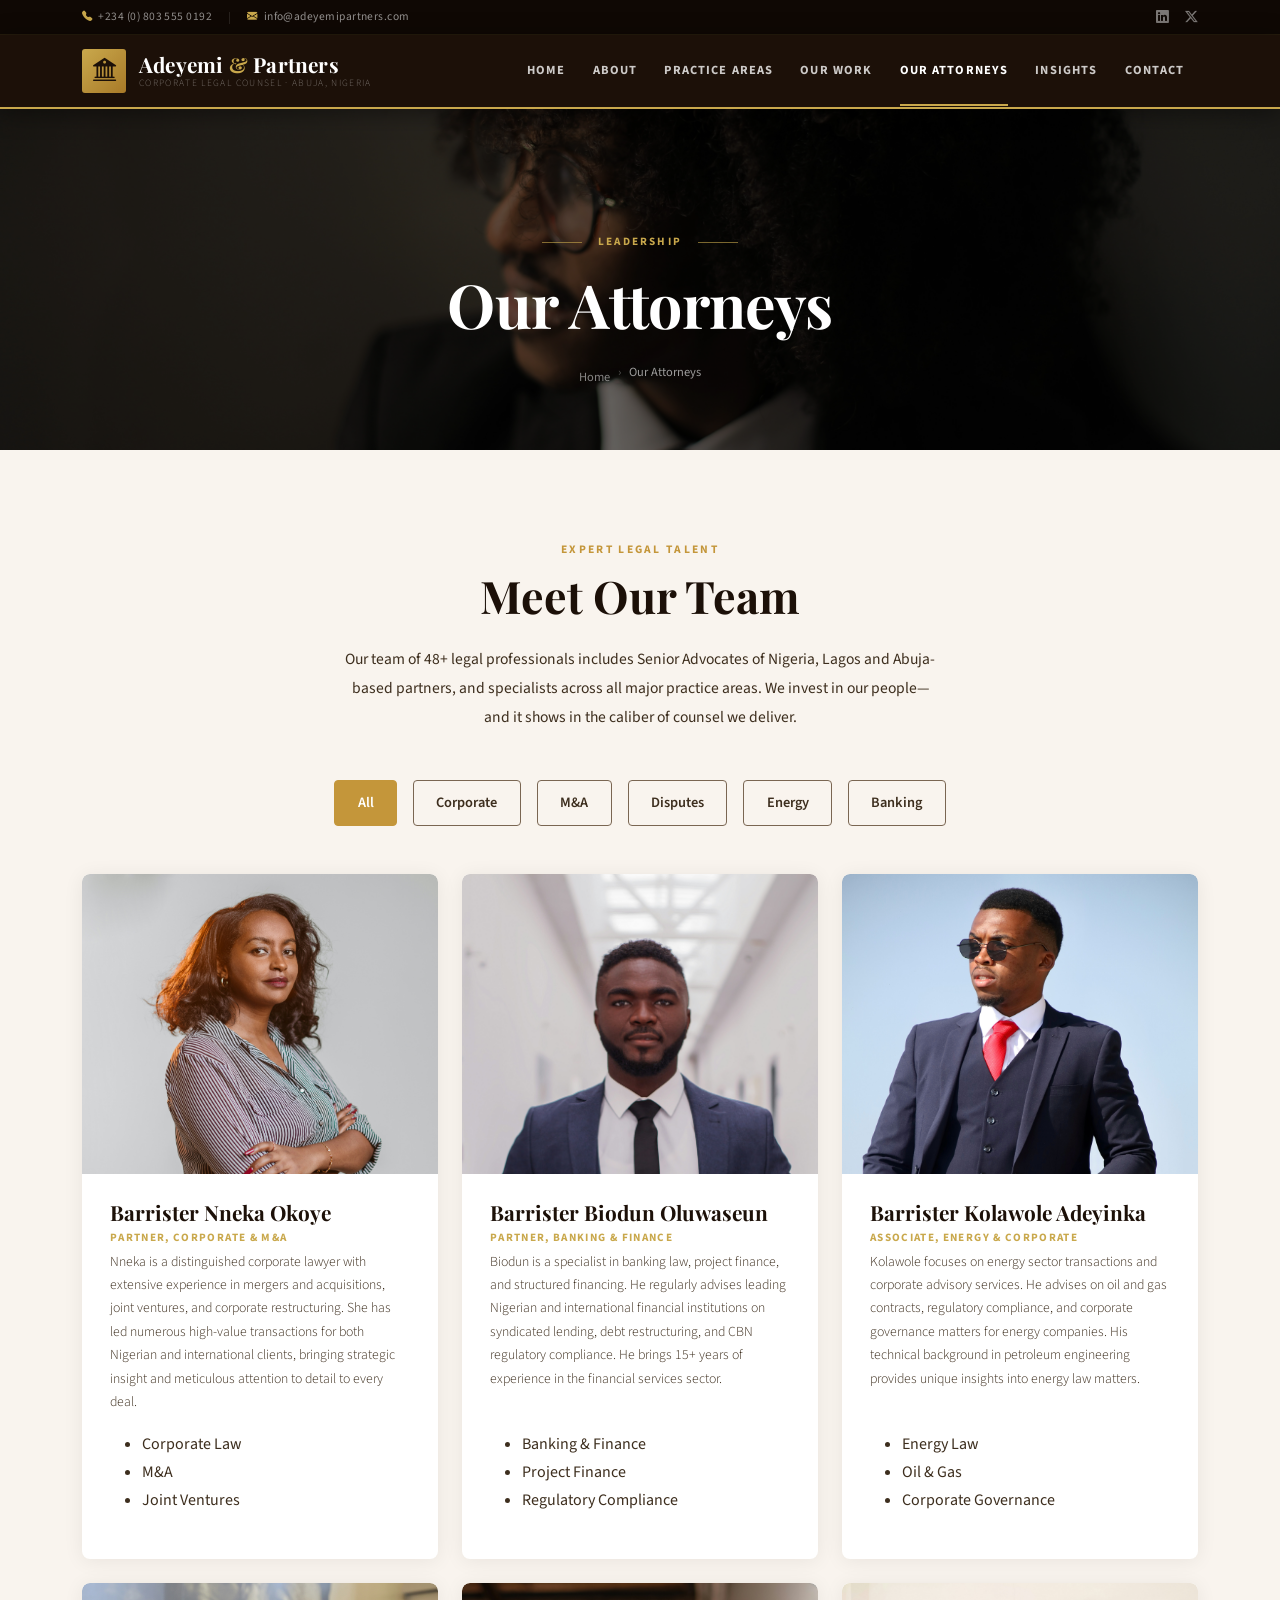
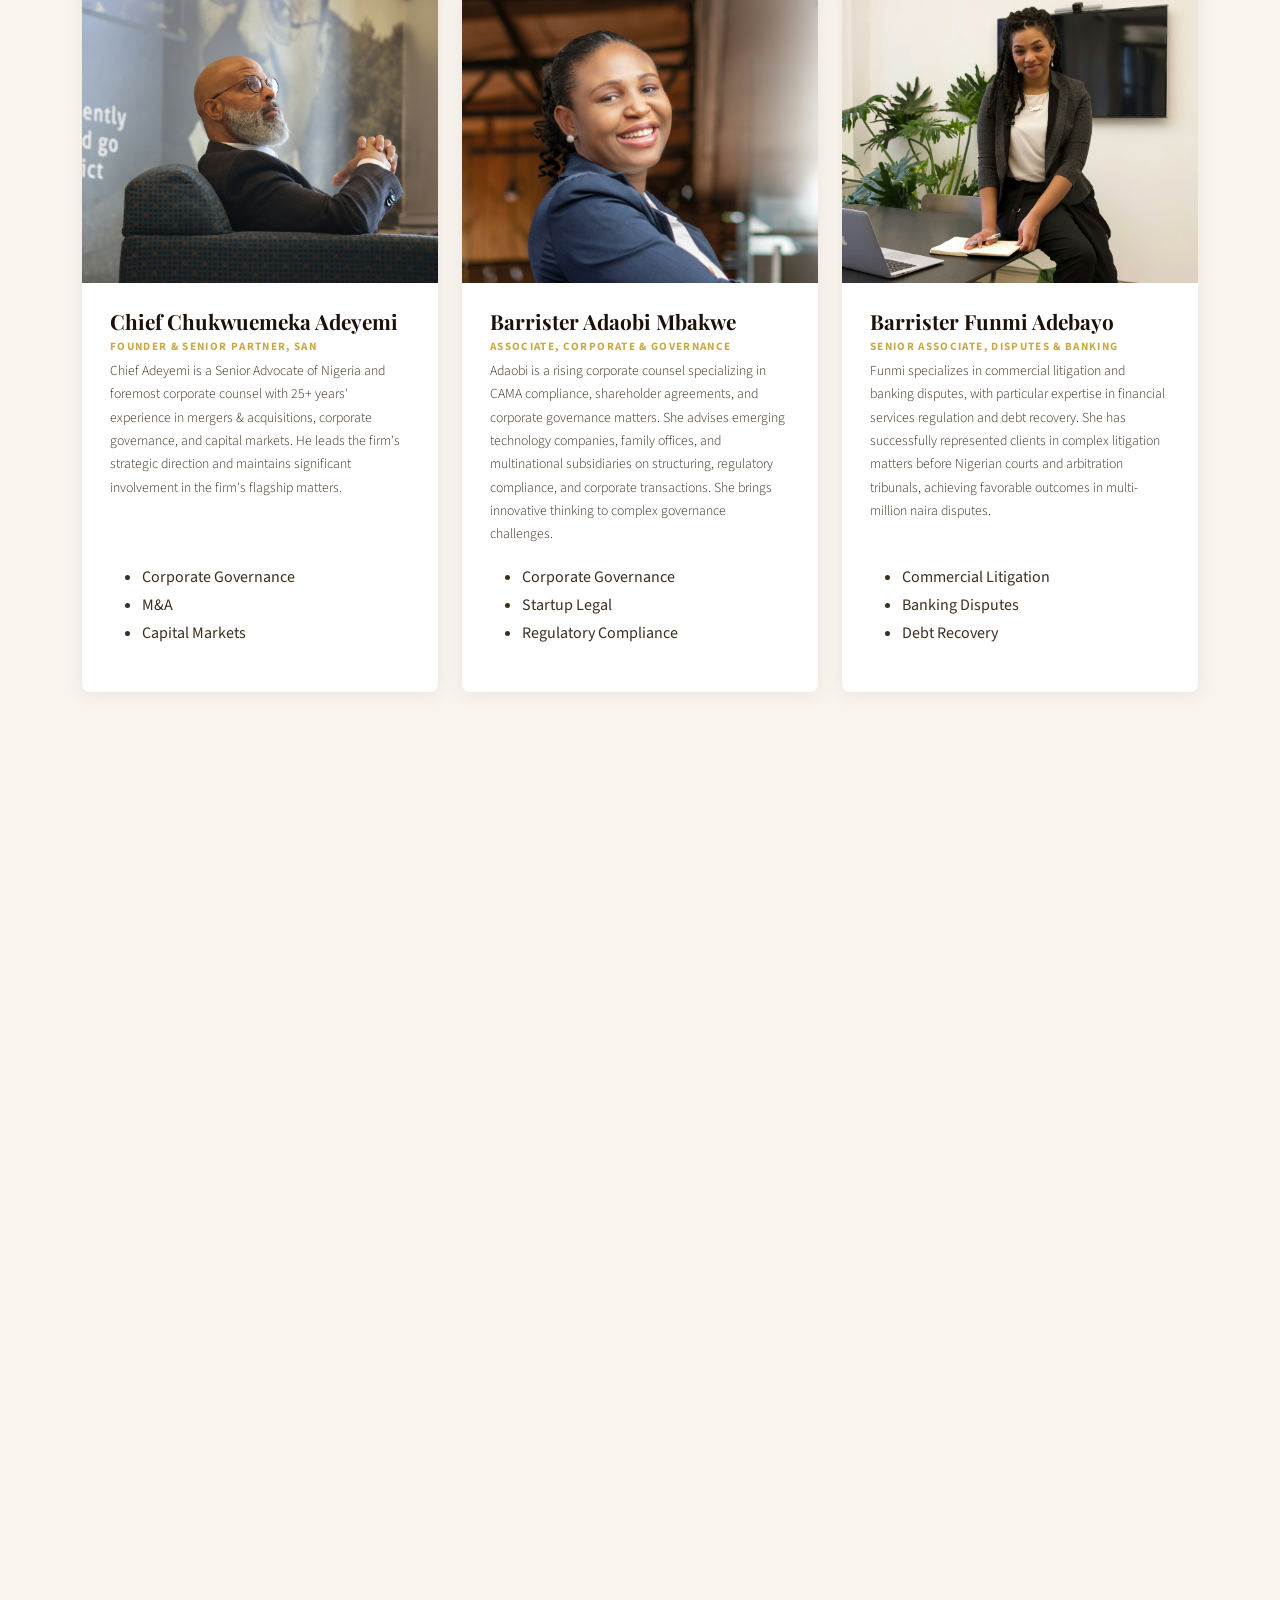
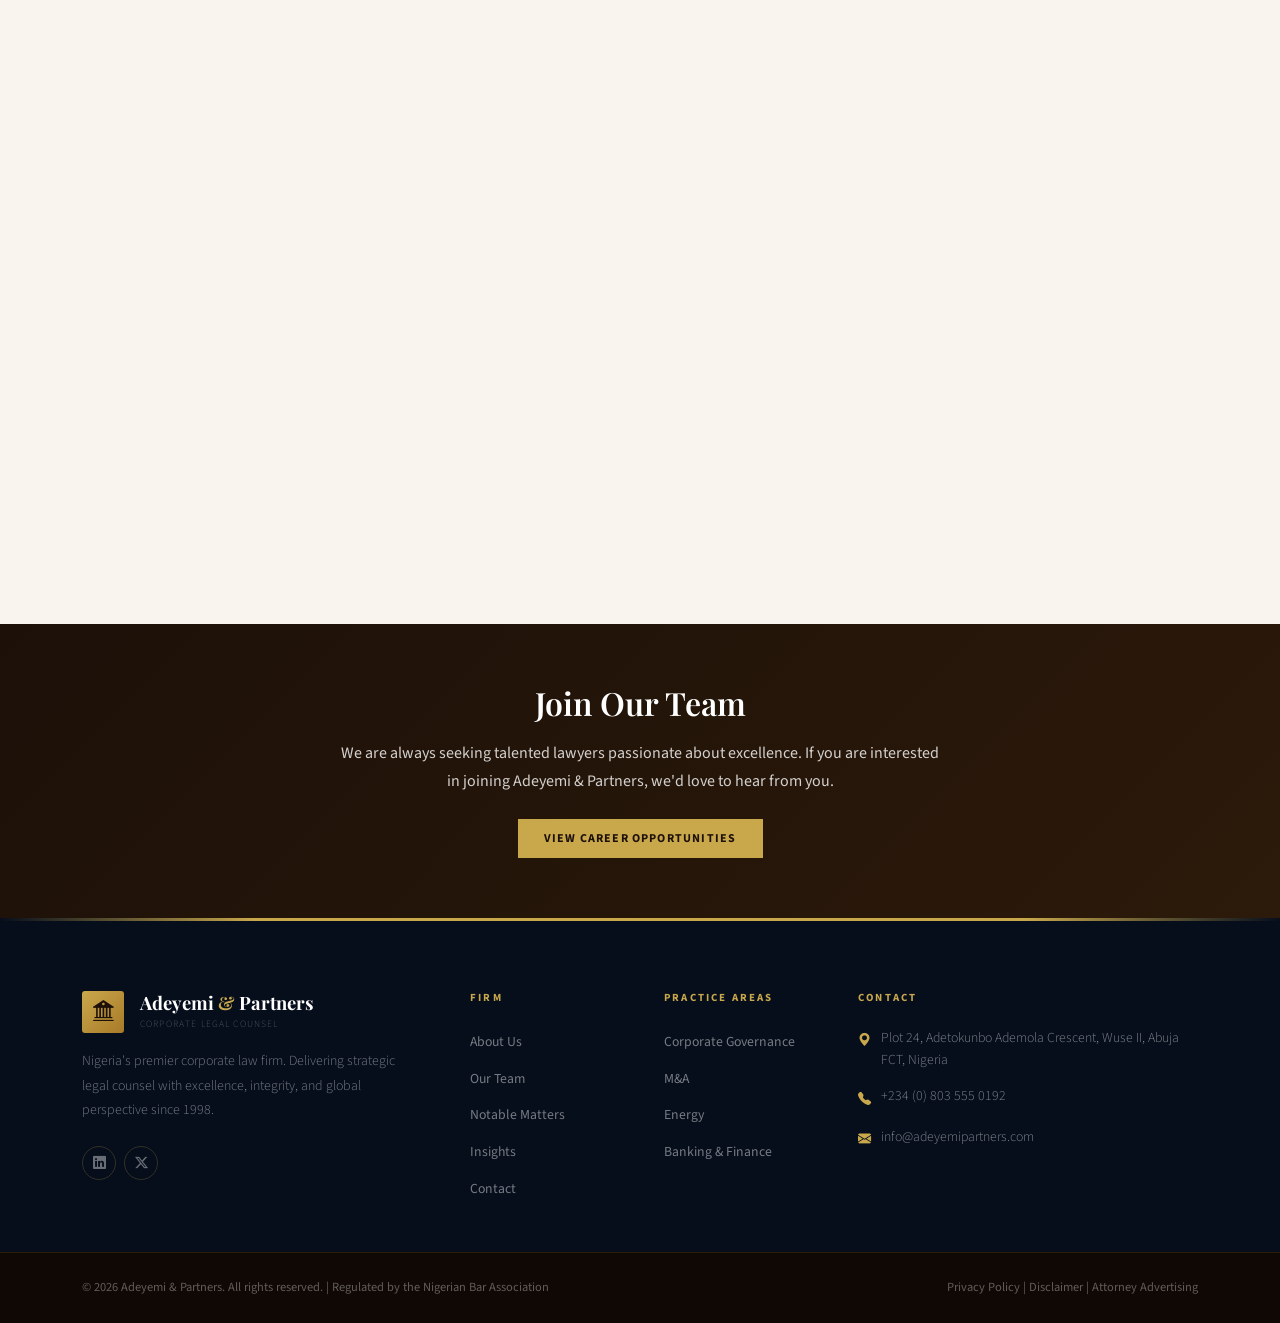
<file: attorneys.html>
<!DOCTYPE html>
<html lang="en">
<head>
  <meta charset="UTF-8" />
  <meta name="viewport" content="width=device-width, initial-scale=1.0" />
  <meta name="description" content="Our Attorneys | Adeyemi & Partners — Meet our team of experienced corporate lawyers and Senior Advocates of Nigeria." />

  <meta property="og:type" content="website" />
  <meta property="og:title" content="Our Attorneys | Adeyemi & Partners" />
  <meta property="og:description" content="Explore our team of experienced senior advocates, partners, and associates across all practice areas." />

  <title>Our Attorneys | Adeyemi & Partners</title>

  <link rel="preconnect" href="https://fonts.googleapis.com" />
  <link rel="preconnect" href="https://fonts.gstatic.com" crossorigin />
  <link href="https://fonts.googleapis.com/css2?family=Playfair+Display:ital,wght@0,400;0,500;0,600;0,700;1,400&family=Source+Sans+3:wght@300;400;500;600&display=swap" rel="stylesheet" />

  <link href="https://cdn.jsdelivr.net/npm/bootstrap@5.3.3/dist/css/bootstrap.min.css" rel="stylesheet" integrity="sha384-QWTKZyjpPEjISv5WaRU9OFeRpok6YctnYmDr5pNlyT2bRjXh0JMhjY6hW+ALEwIH" crossorigin="anonymous" />
  <link rel="stylesheet" href="https://cdn.jsdelivr.net/npm/bootstrap-icons@1.11.3/font/bootstrap-icons.min.css" />

  <link rel="stylesheet" href="css/style.css" />
  <style>
    .ap-atty-filter-bar {
      display: flex;
      gap: 1rem;
      margin-bottom: 3rem;
      flex-wrap: wrap;
      justify-content: center;
    }
    .ap-atty-filter-btn {
      font-family: var(--font-body);
      font-size: 0.9rem;
      font-weight: 600;
      padding: 0.6rem 1.4rem;
      border: 1px solid var(--ap-muted);
      background: transparent;
      color: var(--ap-body-text);
      border-radius: 4px;
      cursor: pointer;
      transition: all 0.3s ease;
    }
    .ap-atty-filter-btn:hover,
    .ap-atty-filter-btn.active {
      background: var(--ap-gold);
      color: #ffffff;
      border-color: var(--ap-gold);
    }

    /* Fix: no gap between photo and info box on all 9 cards */
    .ap-atty-card {
      overflow: hidden;
      border-radius: 8px;
      display: flex;
      flex-direction: column;
    }
    .ap-atty-img-wrap {
      margin: 0;
      padding: 0;
      margin-bottom: 0 !important;
      padding-bottom: 0 !important;
      border-radius: 8px 8px 0 0;
      display: block;
      flex-shrink: 0;
    }
    .ap-atty-img-wrap img {
      display: block;
      width: 100%;
      height: 100%;
      object-fit: cover;
      object-position: top;
      margin: 0 !important;
      padding: 0 !important;
      margin-bottom: 0 !important;
      padding-bottom: 0 !important;
      border-radius: 0;
    }
    .ap-atty-info {
      margin-top: 0 !important;
      border-top: none !important;
      flex: 1;
    }
  </style>
  <link rel="icon" type="image/svg+xml" href="assets/favicon.svg">
  <meta name="theme-color" content="#1C1008">
</head>
<body>

  <!-- ========== SITE HEADER ========== -->
  <header class="ap-site-header">

    <div class="ap-topbar">
      <div class="container">
        <div class="d-flex justify-content-between align-items-center">
          <div class="ap-topbar-left d-flex align-items-center gap-3">
            <a href="tel:+2348035550192" class="ap-topbar-link">
              <i class="bi bi-telephone-fill"></i>
              <span>+234 (0) 803 555 0192</span>
            </a>
            <span class="ap-topbar-sep d-none d-sm-inline">|</span>
            <a href="mailto:info@adeyemipartners.com" class="ap-topbar-link d-none d-sm-flex">
              <i class="bi bi-envelope-fill"></i>
              <span>info@adeyemipartners.com</span>
            </a>
          </div>
          <div class="ap-topbar-right d-flex align-items-center gap-3">
            <a href="#" class="ap-topbar-social" aria-label="LinkedIn"><i class="bi bi-linkedin"></i></a>
            <a href="#" class="ap-topbar-social" aria-label="Twitter / X"><i class="bi bi-twitter-x"></i></a>
          </div>
        </div>
      </div>
    </div>

    <nav class="navbar navbar-expand-lg ap-navbar-main" aria-label="Primary navigation">
      <div class="container">
        <a class="navbar-brand ap-brand-main" href="index.html">
          <div class="ap-logo-icon"><i class="bi bi-bank2"></i></div>
          <div class="ap-logo-text">
            <span class="ap-logo-name">Adeyemi <span class="ap-logo-amp">&amp;</span> Partners</span>
            <span class="ap-logo-tagline">Corporate Legal Counsel · Abuja, Nigeria</span>
          </div>
        </a>
        <button class="navbar-toggler ap-toggler" type="button"
                data-bs-toggle="collapse" data-bs-target="#mainNav"
                aria-controls="mainNav" aria-expanded="false" aria-label="Toggle navigation">
          <i class="bi bi-list"></i>
        </button>
        <div class="collapse navbar-collapse" id="mainNav">
          <ul class="navbar-nav ms-auto align-items-lg-center">
            <li class="nav-item"><a class="nav-link ap-nav-link" href="index.html">Home</a></li>
            <li class="nav-item"><a class="nav-link ap-nav-link" href="about.html">About</a></li>
            <li class="nav-item"><a class="nav-link ap-nav-link" href="practice-areas.html">Practice Areas</a></li>
            <li class="nav-item"><a class="nav-link ap-nav-link" href="notable-matters.html">Our Work</a></li>
            <li class="nav-item"><a class="nav-link ap-nav-link active" href="attorneys.html">Our Attorneys</a></li>
            <li class="nav-item"><a class="nav-link ap-nav-link" href="insights.html">Insights</a></li>
            <li class="nav-item"><a class="nav-link ap-nav-link" href="contact.html">Contact</a></li>
          </ul>
        </div>
      </div>
    </nav>

  </header>

  <!-- PAGE HERO -->
  <section class="ap-inner-hero"
    style="background-image: url('assets/gift-habeshaw-feUjiSv7eM8-unsplash.jpg');">
    <div class="ap-inner-hero-overlay"></div>
    <div class="container ap-inner-hero-content position-relative">
      <p class="ap-inner-hero-eyebrow">
        <span class="ap-eyebrow-line"></span>
        Leadership
        <span class="ap-eyebrow-line"></span>
      </p>
      <h1 class="ap-inner-hero-title">Our Attorneys</h1>
      <nav aria-label="breadcrumb" class="mt-3">
        <ol class="breadcrumb ap-breadcrumb-inner mb-0">
          <li class="breadcrumb-item"><a href="index.html">Home</a></li>
          <li class="breadcrumb-item active" aria-current="page">Our Attorneys</li>
        </ol>
      </nav>
    </div>
  </section>

  <!-- ATTORNEYS SECTION -->
  <section class="ap-section ap-bg-parchment">
    <div class="container">

      <div class="text-center mb-5">
        <p class="ap-section-label">Expert Legal Talent</p>
        <h2 class="ap-section-title-display">Meet Our Team</h2>
        <p class="ap-body-text" style="max-width: 600px; margin: 1.5rem auto 0;">Our team of 48+ legal professionals includes Senior Advocates of Nigeria, Lagos and Abuja-based partners, and specialists across all major practice areas. We invest in our people—and it shows in the caliber of counsel we deliver.</p>
      </div>

      <!-- Filter Bar -->
      <div class="ap-atty-filter-bar">
        <button class="ap-atty-filter-btn active" data-filter="all">All</button>
        <button class="ap-atty-filter-btn" data-filter="corporate">Corporate</button>
        <button class="ap-atty-filter-btn" data-filter="ma">M&A</button>
        <button class="ap-atty-filter-btn" data-filter="disputes">Disputes</button>
        <button class="ap-atty-filter-btn" data-filter="energy">Energy</button>
        <button class="ap-atty-filter-btn" data-filter="banking">Banking</button>
      </div>

      <!-- Attorneys Grid -->
      <div class="row g-4 mb-5" id="attorneyGrid">

        <!-- Attorney 7 -->
        <div class="col-md-6 col-lg-4" data-practice="corporate ma">
          <div class="ap-atty-card">
            <div class="ap-atty-img-wrap">
              <img src="assets/abenezer-shewaga-xc5gojDaxW8-unsplash.jpg" alt="Barrister Nneka Okoye" />
              <div class="ap-atty-overlay">
                <div class="ap-atty-overlay-content">
                  <a href="mailto:n.okoye@adeyemipartners.com" class="ap-atty-social-link" aria-label="Email"><i class="bi bi-envelope-fill"></i></a>
                  <a href="#" class="ap-atty-social-link" aria-label="LinkedIn"><i class="bi bi-linkedin"></i></a>
                </div>
              </div>
            </div>
            <div class="ap-atty-info">
              <h3 class="ap-atty-name">Barrister Nneka Okoye</h3>
              <p class="ap-atty-title">Partner, Corporate & M&A</p>
              <p class="ap-atty-bio">Nneka is a distinguished corporate lawyer with extensive experience in mergers and acquisitions, joint ventures, and corporate restructuring. She has led numerous high-value transactions for both Nigerian and international clients, bringing strategic insight and meticulous attention to detail to every deal.</p>
              <ul class="ap-atty-practices">
                <li>Corporate Law</li>
                <li>M&A</li>
                <li>Joint Ventures</li>
              </ul>
            </div>
          </div>
        </div>

        <!-- Attorney 3 -->
        <div class="col-md-6 col-lg-4" data-practice="banking corporate">
          <div class="ap-atty-card">
            <div class="ap-atty-img-wrap">
              <img src="assets/150-billi-YKYaP4QYiEY-unsplash.jpg" alt="Barrister Biodun Oluwaseun" loading="lazy" />
              <div class="ap-atty-overlay">
                <div class="ap-atty-overlay-content">
                  <a href="mailto:b.oluwaseun@adeyemipartners.com" class="ap-atty-social-link" aria-label="Email"><i class="bi bi-envelope-fill"></i></a>
                  <a href="#" class="ap-atty-social-link" aria-label="LinkedIn"><i class="bi bi-linkedin"></i></a>
                </div>
              </div>
            </div>
            <div class="ap-atty-info">
              <h3 class="ap-atty-name">Barrister Biodun Oluwaseun</h3>
              <p class="ap-atty-title">Partner, Banking & Finance</p>
              <p class="ap-atty-bio">Biodun is a specialist in banking law, project finance, and structured financing. He regularly advises leading Nigerian and international financial institutions on syndicated lending, debt restructuring, and CBN regulatory compliance. He brings 15+ years of experience in the financial services sector.</p>
              <ul class="ap-atty-practices">
                <li>Banking & Finance</li>
                <li>Project Finance</li>
                <li>Regulatory Compliance</li>
              </ul>
            </div>
          </div>
        </div>

        <!-- Attorney 9 -->
        <div class="col-md-6 col-lg-4" data-practice="energy corporate">
          <div class="ap-atty-card">
            <div class="ap-atty-img-wrap">
              <img src="assets/nhlakanipho-ndwandwe-2hhY4FaKYLY-unsplash.jpg" alt="Barrister Kolawole Adeyinka" loading="lazy" />
              <div class="ap-atty-overlay">
                <div class="ap-atty-overlay-content">
                  <a href="mailto:k.adeyinka@adeyemipartners.com" class="ap-atty-social-link" aria-label="Email"><i class="bi bi-envelope-fill"></i></a>
                  <a href="#" class="ap-atty-social-link" aria-label="LinkedIn"><i class="bi bi-linkedin"></i></a>
                </div>
              </div>
            </div>
            <div class="ap-atty-info">
              <h3 class="ap-atty-name">Barrister Kolawole Adeyinka</h3>
              <p class="ap-atty-title">Associate, Energy & Corporate</p>
              <p class="ap-atty-bio">Kolawole focuses on energy sector transactions and corporate advisory services. He advises on oil and gas contracts, regulatory compliance, and corporate governance matters for energy companies. His technical background in petroleum engineering provides unique insights into energy law matters.</p>
              <ul class="ap-atty-practices">
                <li>Energy Law</li>
                <li>Oil & Gas</li>
                <li>Corporate Governance</li>
              </ul>
            </div>
          </div>
        </div>

        <!-- Attorney 1 -->
        <div class="col-md-6 col-lg-4" data-practice="corporate ma">
          <div class="ap-atty-card">
            <div class="ap-atty-img-wrap">
              <img src="assets/shawn-gauthney-RxkP0Z-3nG0-unsplash.jpg" alt="Chief Chukwuemeka Adeyemi" loading="lazy" />
              <div class="ap-atty-overlay">
                <div class="ap-atty-overlay-content">
                  <a href="mailto:c.adeyemi@adeyemipartners.com" class="ap-atty-social-link" aria-label="Email"><i class="bi bi-envelope-fill"></i></a>
                  <a href="#" class="ap-atty-social-link" aria-label="LinkedIn"><i class="bi bi-linkedin"></i></a>
                </div>
              </div>
            </div>
            <div class="ap-atty-info">
              <h3 class="ap-atty-name">Chief Chukwuemeka Adeyemi</h3>
              <p class="ap-atty-title">Founder & Senior Partner, SAN</p>
              <p class="ap-atty-bio">Chief Adeyemi is a Senior Advocate of Nigeria and foremost corporate counsel with 25+ years' experience in mergers & acquisitions, corporate governance, and capital markets. He leads the firm's strategic direction and maintains significant involvement in the firm's flagship matters.</p>
              <ul class="ap-atty-practices">
                <li>Corporate Governance</li>
                <li>M&A</li>
                <li>Capital Markets</li>
              </ul>
            </div>
          </div>
        </div>

        <!-- Attorney 5 -->
        <div class="col-md-6 col-lg-4" data-practice="corporate disputes">
          <div class="ap-atty-card">
            <div class="ap-atty-img-wrap">
              <img src="assets/raymond-owusu-afriyie-ooKBx8TtRTY-unsplash.jpg" alt="Barrister Adaobi Mbakwe" loading="lazy" />
              <div class="ap-atty-overlay">
                <div class="ap-atty-overlay-content">
                  <a href="mailto:a.mbakwe@adeyemipartners.com" class="ap-atty-social-link" aria-label="Email"><i class="bi bi-envelope-fill"></i></a>
                  <a href="#" class="ap-atty-social-link" aria-label="LinkedIn"><i class="bi bi-linkedin"></i></a>
                </div>
              </div>
            </div>
            <div class="ap-atty-info">
              <h3 class="ap-atty-name">Barrister Adaobi Mbakwe</h3>
              <p class="ap-atty-title">Associate, Corporate & Governance</p>
              <p class="ap-atty-bio">Adaobi is a rising corporate counsel specializing in CAMA compliance, shareholder agreements, and corporate governance matters. She advises emerging technology companies, family offices, and multinational subsidiaries on structuring, regulatory compliance, and corporate transactions. She brings innovative thinking to complex governance challenges.</p>
              <ul class="ap-atty-practices">
                <li>Corporate Governance</li>
                <li>Startup Legal</li>
                <li>Regulatory Compliance</li>
              </ul>
            </div>
          </div>
        </div>

        <!-- Attorney 8 -->
        <div class="col-md-6 col-lg-4" data-practice="disputes banking">
          <div class="ap-atty-card">
            <div class="ap-atty-img-wrap">
              <img src="assets/the-jopwell-collection-LJL7wx7PM3Y-unsplash.jpg" alt="Barrister Funmi Adebayo" loading="lazy" />
              <div class="ap-atty-overlay">
                <div class="ap-atty-overlay-content">
                  <a href="mailto:f.adebayo@adeyemipartners.com" class="ap-atty-social-link" aria-label="Email"><i class="bi bi-envelope-fill"></i></a>
                  <a href="#" class="ap-atty-social-link" aria-label="LinkedIn"><i class="bi bi-linkedin"></i></a>
                </div>
              </div>
            </div>
            <div class="ap-atty-info">
              <h3 class="ap-atty-name">Barrister Funmi Adebayo</h3>
              <p class="ap-atty-title">Senior Associate, Disputes & Banking</p>
              <p class="ap-atty-bio">Funmi specializes in commercial litigation and banking disputes, with particular expertise in financial services regulation and debt recovery. She has successfully represented clients in complex litigation matters before Nigerian courts and arbitration tribunals, achieving favorable outcomes in multi-million naira disputes.</p>
              <ul class="ap-atty-practices">
                <li>Commercial Litigation</li>
                <li>Banking Disputes</li>
                <li>Debt Recovery</li>
              </ul>
            </div>
          </div>
        </div>

        <!-- Attorney 2 -->
        <div class="col-md-6 col-lg-4" data-practice="disputes energy">
          <div class="ap-atty-card">
            <div class="ap-atty-img-wrap">
              <img src="assets/gabbiistudios-gDT9ZM6oMdA-unsplash.jpg" alt="Barrister Chioma Okafor" loading="lazy" />
              <div class="ap-atty-overlay">
                <div class="ap-atty-overlay-content">
                  <a href="mailto:c.okafor@adeyemipartners.com" class="ap-atty-social-link" aria-label="Email"><i class="bi bi-envelope-fill"></i></a>
                  <a href="#" class="ap-atty-social-link" aria-label="LinkedIn"><i class="bi bi-linkedin"></i></a>
                </div>
              </div>
            </div>
            <div class="ap-atty-info">
              <h3 class="ap-atty-name">Barrister Chioma Okafor</h3>
              <p class="ap-atty-title">Partner, Dispute Resolution</p>
              <p class="ap-atty-bio">Chioma is a leading dispute resolution counsel with deep expertise in international commercial arbitration, energy sector litigation, and complex contract disputes. She has represented major multinationals in LCIA, ICC, and Nigerian court proceedings involving matters exceeding ₦8 billion.</p>
              <ul class="ap-atty-practices">
                <li>Dispute Resolution</li>
                <li>Energy Law</li>
                <li>International Arbitration</li>
              </ul>
            </div>
          </div>
        </div>

        <!-- Attorney 10 -->
        <div class="col-md-6 col-lg-4" data-practice="banking corporate">
          <div class="ap-atty-card">
            <div class="ap-atty-img-wrap">
              <img src="assets/ilias-chebbi-v0aqhLkVshM-unsplash.jpg" alt="Barrister Emeka Nwosu" loading="lazy" />
              <div class="ap-atty-overlay">
                <div class="ap-atty-overlay-content">
                  <a href="mailto:e.nwosu@adeyemipartners.com" class="ap-atty-social-link" aria-label="Email"><i class="bi bi-envelope-fill"></i></a>
                  <a href="#" class="ap-atty-social-link" aria-label="LinkedIn"><i class="bi bi-linkedin"></i></a>
                </div>
              </div>
            </div>
            <div class="ap-atty-info">
              <h3 class="ap-atty-name">Barrister Emeka Nwosu</h3>
              <p class="ap-atty-title">Partner, Banking & Finance</p>
              <p class="ap-atty-bio">Emeka is a banking and finance expert with over 15 years of experience in structured finance, regulatory compliance, and financial institutions advisory. He has structured complex financing arrangements for major infrastructure projects and advised on CBN regulatory matters affecting the financial services sector.</p>
              <ul class="ap-atty-practices">
                <li>Banking & Finance</li>
                <li>Structured Finance</li>
                <li>Regulatory Compliance</li>
              </ul>
            </div>
          </div>
        </div>

        <!-- Attorney 4 -->
        <div class="col-md-6 col-lg-4" data-practice="energy ma">
          <div class="ap-atty-card">
            <div class="ap-atty-img-wrap">
              <img src="assets/dellon-thomas-uVduOMRIHHg-unsplash.jpg" alt="Barrister Namdi Ejiofor" loading="lazy" />
              <div class="ap-atty-overlay">
                <div class="ap-atty-overlay-content">
                  <a href="mailto:n.ejiofor@adeyemipartners.com" class="ap-atty-social-link" aria-label="Email"><i class="bi bi-envelope-fill"></i></a>
                  <a href="#" class="ap-atty-social-link" aria-label="LinkedIn"><i class="bi bi-linkedin"></i></a>
                </div>
              </div>
            </div>
            <div class="ap-atty-info">
              <h3 class="ap-atty-name">Barrister Namdi Ejiofor</h3>
              <p class="ap-atty-title">Partner, Energy & Resources</p>
              <p class="ap-atty-bio">Namdi is an energy law specialist with deep technical knowledge of Nigeria's upstream, midstream, and downstream sectors. He is recognised for expertise in the Petroleum Industry Act (PIA), host community agreements, and energy project transactions, with particular focus on post-PIA compliance structures.</p>
              <ul class="ap-atty-practices">
                <li>Energy & Resources</li>
                <li>M&A (Energy)</li>
                <li>Host Community Agreements</li>
              </ul>
            </div>
          </div>
        </div>

        <!-- Attorney 6 -->
        <div class="col-md-6 col-lg-4" data-practice="banking energy">
          <div class="ap-atty-card">
            <div class="ap-atty-img-wrap">
              <img src="assets/chris-ejike-tj_rCakvxE8-unsplash.jpg" alt="Barrister Tamuno Kaosara" loading="lazy" />
              <div class="ap-atty-overlay">
                <div class="ap-atty-overlay-content">
                  <a href="mailto:t.kaosara@adeyemipartners.com" class="ap-atty-social-link" aria-label="Email"><i class="bi bi-envelope-fill"></i></a>
                  <a href="#" class="ap-atty-social-link" aria-label="LinkedIn"><i class="bi bi-linkedin"></i></a>
                </div>
              </div>
            </div>
            <div class="ap-atty-info">
              <h3 class="ap-atty-name">Barrister Tamuno Kaosara</h3>
              <p class="ap-atty-title">Senior Associate, Banking & Energy</p>
              <p class="ap-atty-bio">Tamuno is a senior-level associate with 6 years' experience spanning banking, energy, and infrastructure finance. He has worked on significant energy project finance transactions and complex syndicated lending arrangements. He is known for his attention to technical detail and practical problem-solving approach.</p>
              <ul class="ap-atty-practices">
                <li>Banking & Finance</li>
                <li>Energy Finance</li>
                <li>Infrastructure</li>
              </ul>
            </div>
          </div>
        </div>

      </div>

    </div>
  </section>

  <!-- JOIN OUR TEAM CTA -->
  <section class="ap-section" style="background: linear-gradient(135deg, #1C1008 0%, #2c1a0a 100%); padding: 60px 0; text-align: center;">
    <div class="container">
      <h2 style="font-family: var(--font-heading); font-size: 2rem; font-weight: 600; color: #ffffff; margin-bottom: 1rem;">Join Our Team</h2>
      <p style="font-family: var(--font-body); color: rgba(255, 255, 255, 0.8); font-size: 1rem; margin-bottom: 1.5rem; max-width: 600px; margin-left: auto; margin-right: auto;">We are always seeking talented lawyers passionate about excellence. If you are interested in joining Adeyemi & Partners, we'd love to hear from you.</p>
      <a href="mailto:careers@adeyemipartners.com" class="btn ap-hero-btn-gold px-4">View Career Opportunities</a>
    </div>
  </section>

  <!-- FOOTER -->
  <footer class="ap-footer-v2">

    <div class="ap-footer-gold-rule"></div>

    <div class="ap-footer-main">
      <div class="container">
        <div class="row g-5">

          <div class="col-lg-4">
            <div class="d-flex align-items-center gap-3 mb-3">
              <div class="ap-footer-logo-icon">
                <i class="bi bi-bank2"></i>
              </div>
              <div>
                <p class="ap-footer-firm-name mb-0">Adeyemi <span class="ap-logo-amp">&</span> Partners</p>
                <p class="ap-footer-firm-sub mb-0">Corporate Legal Counsel</p>
              </div>
            </div>
            <p class="ap-footer-blurb">Nigeria's premier corporate law firm. Delivering strategic legal counsel with excellence, integrity, and global perspective since 1998.</p>
            <div class="d-flex gap-2 mt-4">
              <a href="#" class="ap-footer-social-link" aria-label="LinkedIn"><i class="bi bi-linkedin"></i></a>
              <a href="#" class="ap-footer-social-link" aria-label="Twitter/X"><i class="bi bi-twitter-x"></i></a>
            </div>
          </div>

          <div class="col-sm-6 col-lg-2">
            <h6 class="ap-footer-col-heading">Firm</h6>
            <ul class="ap-footer-nav">
              <li><a href="about.html">About Us</a></li>
              <li><a href="attorneys.html">Our Team</a></li>
              <li><a href="notable-matters.html">Notable Matters</a></li>
              <li><a href="insights.html">Insights</a></li>
              <li><a href="contact.html">Contact</a></li>
            </ul>
          </div>

          <div class="col-sm-6 col-lg-2">
            <h6 class="ap-footer-col-heading">Practice Areas</h6>
            <ul class="ap-footer-nav">
              <li><a href="practice-areas.html">Corporate Governance</a></li>
              <li><a href="practice-areas.html">M&A</a></li>
              <li><a href="practice-areas.html">Energy</a></li>
              <li><a href="practice-areas.html">Banking & Finance</a></li>
            </ul>
          </div>

          <div class="col-lg-4">
            <h6 class="ap-footer-col-heading">Contact</h6>
            <address class="ap-footer-address">
              <div class="ap-footer-addr-row">
                <i class="bi bi-geo-alt-fill"></i>
                <span>Plot 24, Adetokunbo Ademola Crescent, Wuse II, Abuja FCT, Nigeria</span>
              </div>
              <div class="ap-footer-addr-row">
                <i class="bi bi-telephone-fill"></i>
                <span><a href="tel:+2348035550192">+234 (0) 803 555 0192</a></span>
              </div>
              <div class="ap-footer-addr-row">
                <i class="bi bi-envelope-fill"></i>
                <span><a href="mailto:info@adeyemipartners.com">info@adeyemipartners.com</a></span>
              </div>
            </address>
          </div>

        </div>
      </div>
    </div>

    <div class="ap-footer-copy-bar" style="background-color: #0f0804; border-top: 1px solid rgba(196, 150, 58, 0.15); padding: 1.5rem 0;">
      <div class="container">
        <div class="d-flex flex-wrap justify-content-between align-items-center gap-2">
          <p class="mb-0 ap-footer-copy">&copy; 2026 Adeyemi & Partners. All rights reserved. | Regulated by the Nigerian Bar Association</p>
          <p class="mb-0 ap-footer-copy">Privacy Policy | Disclaimer | Attorney Advertising</p>
        </div>
      </div>
    </div>

  </footer>

  <button class="ap-scroll-top" id="scrollTop" aria-label="Scroll to top">
    <i class="bi bi-arrow-up"></i>
  </button>

  <script src="https://cdn.jsdelivr.net/npm/bootstrap@5.3.3/dist/js/bootstrap.bundle.min.js" integrity="sha384-YvpcrYf0tY3lHB60NNkmXc4s9bIOgUxi8T/jzmQ+N53/mBnhZ8SIBzf3XGdYkpZ" crossorigin="anonymous"></script>
  <script src="js/main.js"></script>
  <script>
    (function () {
      // Filter functionality
      const filterBtns = document.querySelectorAll('.ap-atty-filter-btn');
      const attorneyCards = document.querySelectorAll('[data-practice]');

      filterBtns.forEach(btn => {
        btn.addEventListener('click', function () {
          const filter = this.getAttribute('data-filter');

          // Update active button
          filterBtns.forEach(b => b.classList.remove('active'));
          this.classList.add('active');

          // Filter cards
          attorneyCards.forEach(card => {
            if (filter === 'all') {
              card.style.display = 'block';
            } else {
              const practices = card.getAttribute('data-practice').split(' ');
              if (practices.includes(filter)) {
                card.style.display = 'block';
              } else {
                card.style.display = 'none';
              }
            }
          });
        });
      });

      // Scroll to top button
      var scrollBtn = document.getElementById('scrollTop');
      window.addEventListener('scroll', function () {
        scrollBtn.classList.toggle('ap-scroll-visible', window.scrollY > 300);
      }, { passive: true });
      scrollBtn.addEventListener('click', function () {
        window.scrollTo({ top: 0, behavior: 'smooth' });
      });
    })();

    // Reveal on scroll
    (function () {
      var revealEls = document.querySelectorAll(
        '.ap-section-title-display, .ap-section-title-md, .ap-section-label, .ap-card, .ap-atty-card, .ap-img-frame, .ap-stat-item'
      );
      var observer = new IntersectionObserver(function (entries) {
        entries.forEach(function (entry) {
          if (entry.isIntersecting) {
            entry.target.classList.add('is-visible');
            observer.unobserve(entry.target);
          }
        });
      }, { threshold: 0.12 });
      revealEls.forEach(function (el) {
        if (el.getBoundingClientRect().top > window.innerHeight * 0.9) {
          el.classList.add('ap-reveal');
          observer.observe(el);
        }
      });
    })();
  </script>
</body>
</html>
</file>
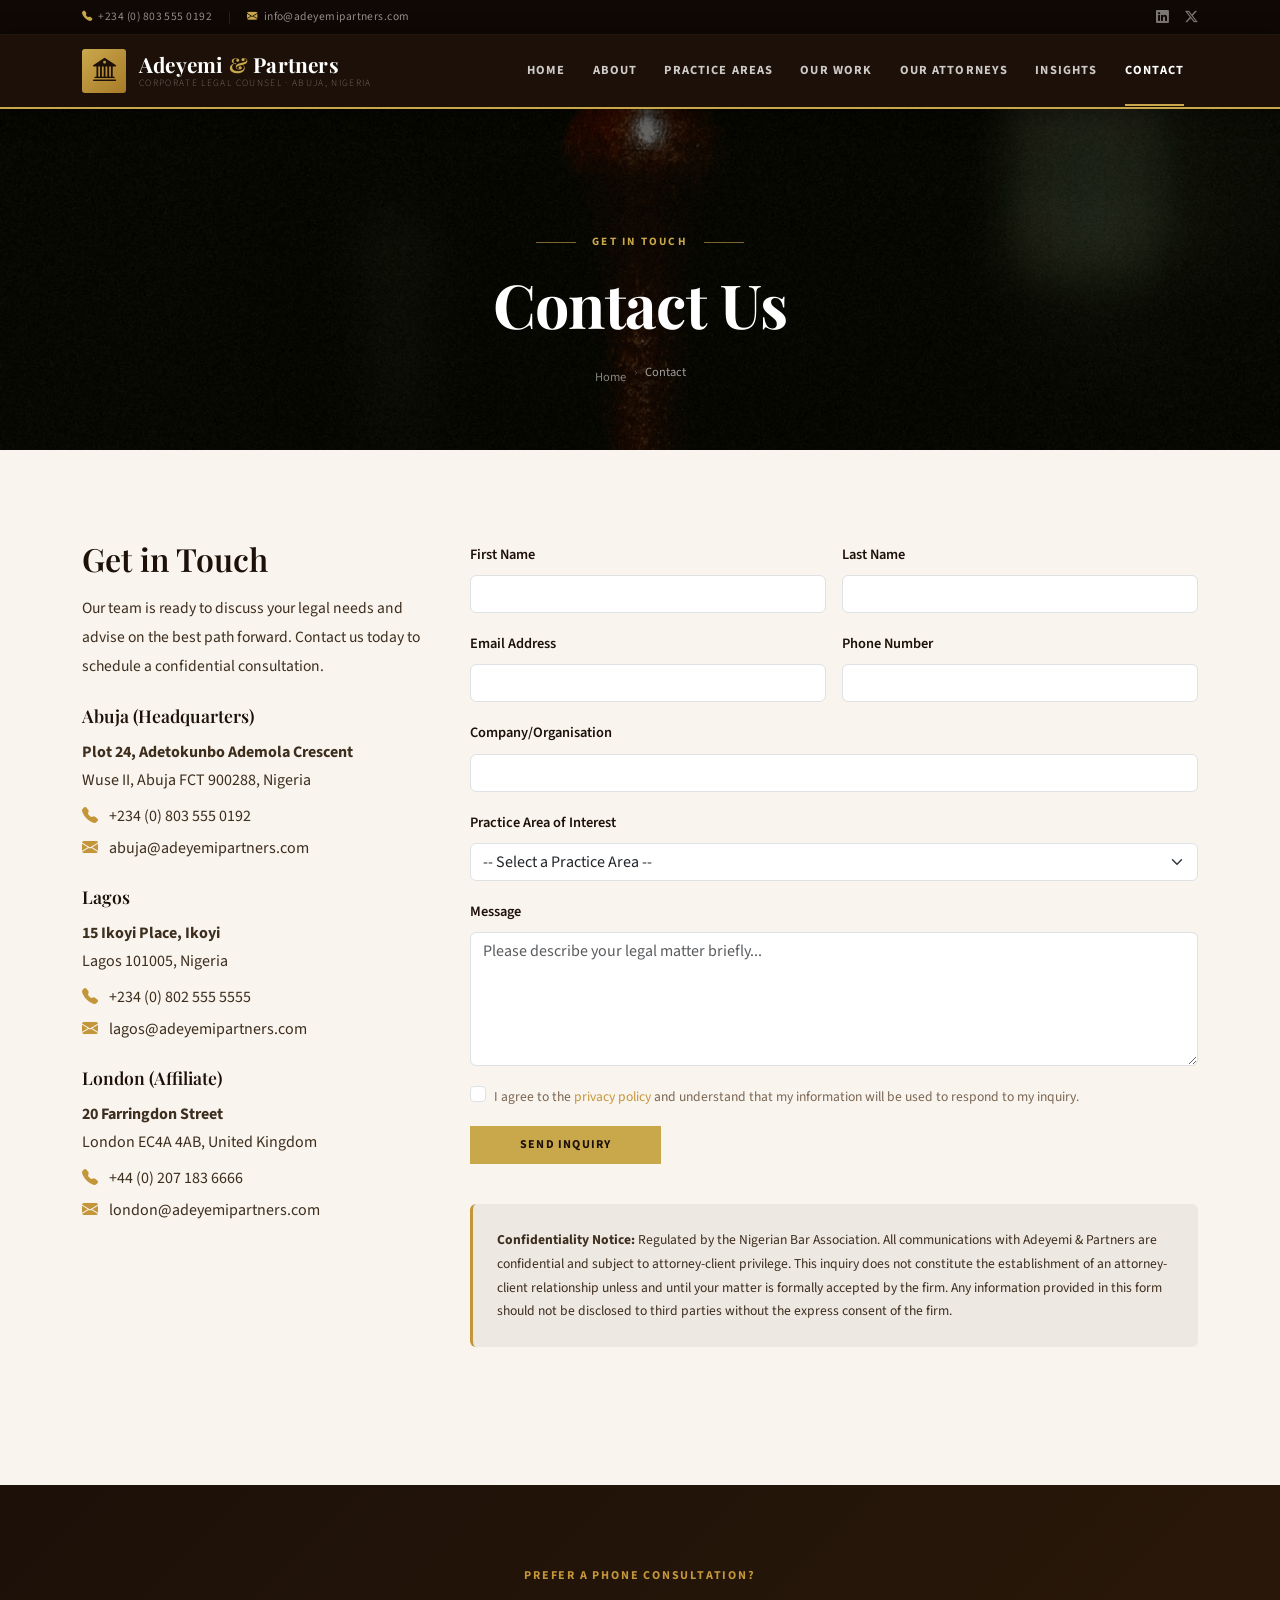
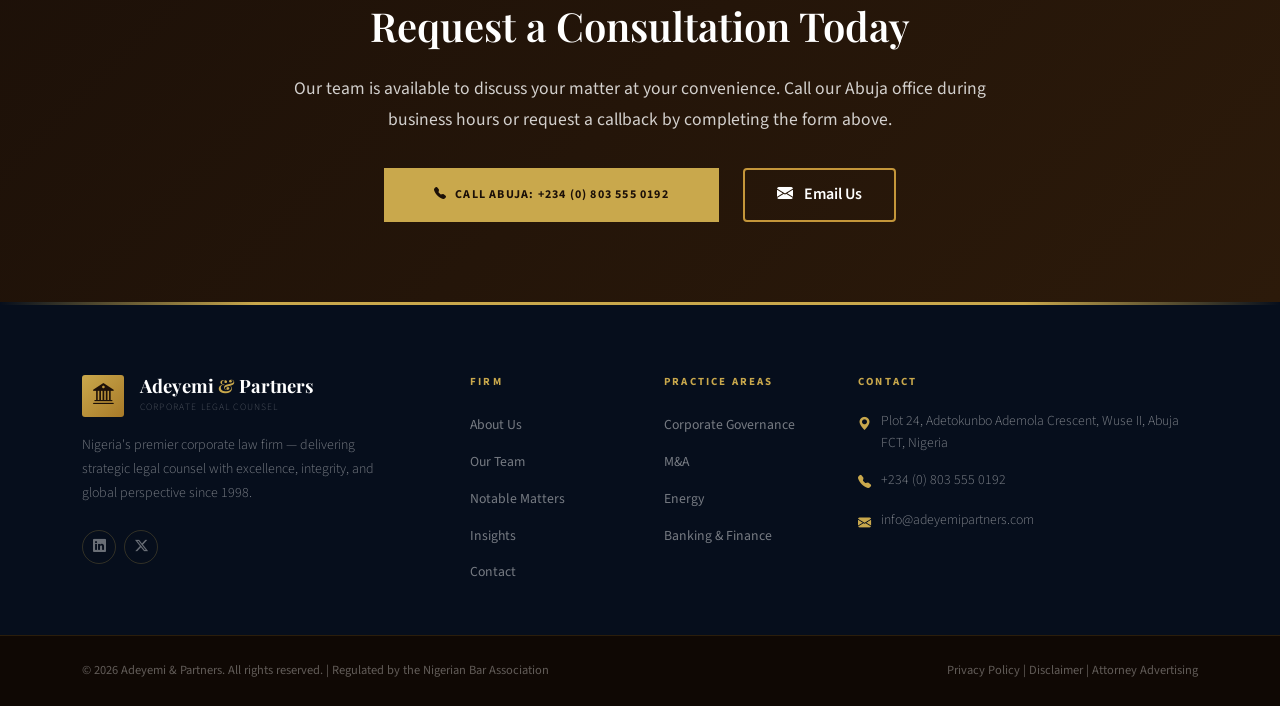
<file: contact.html>
<!DOCTYPE html>
<html lang="en">
<head>
  <meta charset="UTF-8" />
  <meta name="viewport" content="width=device-width, initial-scale=1.0" />
  <meta name="description" content="Contact Adeyemi & Partners — Get in touch with our corporate law firm in Abuja, Lagos, or London." />

  <meta property="og:type" content="website" />
  <meta property="og:title" content="Contact Us | Adeyemi & Partners" />
  <meta property="og:description" content="Reach out to Adeyemi & Partners to discuss your legal needs. Offices in Abuja, Lagos, and London." />

  <title>Contact Us | Adeyemi & Partners</title>

  <link rel="preconnect" href="https://fonts.googleapis.com" />
  <link rel="preconnect" href="https://fonts.gstatic.com" crossorigin />
  <link href="https://fonts.googleapis.com/css2?family=Playfair+Display:ital,wght@0,400;0,500;0,600;0,700;1,400&family=Source+Sans+3:wght@300;400;500;600&display=swap" rel="stylesheet" />

  <link href="https://cdn.jsdelivr.net/npm/bootstrap@5.3.3/dist/css/bootstrap.min.css" rel="stylesheet" integrity="sha384-QWTKZyjpPEjISv5WaRU9OFeRpok6YctnYmDr5pNlyT2bRjXh0JMhjY6hW+ALEwIH" crossorigin="anonymous" />
  <link rel="stylesheet" href="https://cdn.jsdelivr.net/npm/bootstrap-icons@1.11.3/font/bootstrap-icons.min.css" />

  <link rel="stylesheet" href="css/style.css" />
  <link rel="icon" type="image/svg+xml" href="assets/favicon.svg">
  <meta name="theme-color" content="#1C1008">
</head>
<body>

  <!-- ========== SITE HEADER ========== -->
  <header class="ap-site-header">

    <div class="ap-topbar">
      <div class="container">
        <div class="d-flex justify-content-between align-items-center">
          <div class="ap-topbar-left d-flex align-items-center gap-3">
            <a href="tel:+2348035550192" class="ap-topbar-link">
              <i class="bi bi-telephone-fill"></i>
              <span>+234 (0) 803 555 0192</span>
            </a>
            <span class="ap-topbar-sep d-none d-sm-inline">|</span>
            <a href="mailto:info@adeyemipartners.com" class="ap-topbar-link d-none d-sm-flex">
              <i class="bi bi-envelope-fill"></i>
              <span>info@adeyemipartners.com</span>
            </a>
          </div>
          <div class="ap-topbar-right d-flex align-items-center gap-3">
            <a href="#" class="ap-topbar-social" aria-label="LinkedIn"><i class="bi bi-linkedin"></i></a>
            <a href="#" class="ap-topbar-social" aria-label="Twitter / X"><i class="bi bi-twitter-x"></i></a>
          </div>
        </div>
      </div>
    </div>

    <nav class="navbar navbar-expand-lg ap-navbar-main" aria-label="Primary navigation">
      <div class="container">
        <a class="navbar-brand ap-brand-main" href="index.html">
          <div class="ap-logo-icon"><i class="bi bi-bank2"></i></div>
          <div class="ap-logo-text">
            <span class="ap-logo-name">Adeyemi <span class="ap-logo-amp">&amp;</span> Partners</span>
            <span class="ap-logo-tagline">Corporate Legal Counsel · Abuja, Nigeria</span>
          </div>
        </a>
        <button class="navbar-toggler ap-toggler" type="button"
                data-bs-toggle="collapse" data-bs-target="#mainNav"
                aria-controls="mainNav" aria-expanded="false" aria-label="Toggle navigation">
          <i class="bi bi-list"></i>
        </button>
        <div class="collapse navbar-collapse" id="mainNav">
          <ul class="navbar-nav ms-auto align-items-lg-center">
            <li class="nav-item"><a class="nav-link ap-nav-link" href="index.html">Home</a></li>
            <li class="nav-item"><a class="nav-link ap-nav-link" href="about.html">About</a></li>
            <li class="nav-item"><a class="nav-link ap-nav-link" href="practice-areas.html">Practice Areas</a></li>
            <li class="nav-item"><a class="nav-link ap-nav-link" href="notable-matters.html">Our Work</a></li>
            <li class="nav-item"><a class="nav-link ap-nav-link" href="attorneys.html">Our Attorneys</a></li>
            <li class="nav-item"><a class="nav-link ap-nav-link" href="insights.html">Insights</a></li>
            <li class="nav-item"><a class="nav-link ap-nav-link active" href="contact.html">Contact</a></li>
          </ul>
        </div>
      </div>
    </nav>

  </header>

  <!-- PAGE HERO -->
  <section class="ap-inner-hero"
    style="background-image: url('assets/tingey-injury-law-firm-S2rcAJbBxX0-unsplash.jpg');">
    <div class="ap-inner-hero-overlay"></div>
    <div class="container ap-inner-hero-content position-relative">
      <p class="ap-inner-hero-eyebrow">
        <span class="ap-eyebrow-line"></span>
        Get in Touch
        <span class="ap-eyebrow-line"></span>
      </p>
      <h1 class="ap-inner-hero-title">Contact Us</h1>
      <nav aria-label="breadcrumb" class="mt-3">
        <ol class="breadcrumb ap-breadcrumb-inner mb-0">
          <li class="breadcrumb-item"><a href="index.html">Home</a></li>
          <li class="breadcrumb-item active" aria-current="page">Contact</li>
        </ol>
      </nav>
    </div>
  </section>

  <!-- CONTACT SECTION -->
  <section class="ap-section ap-bg-parchment">
    <div class="container">

      <div class="row g-5 mb-5">

        <!-- Contact Info -->
        <div class="col-lg-4">
          <h2 class="ap-section-title-md mb-3">Get in Touch</h2>
          <p class="ap-body-text mb-4">Our team is ready to discuss your legal needs and advise on the best path forward. Contact us today to schedule a confidential consultation.</p>

          <!-- Abuja Office -->
          <div class="mb-4">
            <h5 style="font-family: var(--font-heading); font-size: 1.1rem; color: var(--ap-walnut); font-weight: 600; margin-bottom: 0.75rem;">Abuja (Headquarters)</h5>
            <address style="font-family: var(--font-body); color: var(--ap-body-text); font-style: normal;">
              <p style="margin-bottom: 0.5rem;">
                <strong>Plot 24, Adetokunbo Ademola Crescent</strong><br />
                Wuse II, Abuja FCT 900288, Nigeria
              </p>
              <p style="margin-bottom: 0.25rem;">
                <i class="bi bi-telephone-fill" style="color: var(--ap-gold); margin-right: 0.5rem;"></i>
                <a href="tel:+2348035550192" style="color: var(--ap-body-text); text-decoration: none;">+234 (0) 803 555 0192</a>
              </p>
              <p style="margin-bottom: 0.25rem;">
                <i class="bi bi-envelope-fill" style="color: var(--ap-gold); margin-right: 0.5rem;"></i>
                <a href="mailto:abuja@adeyemipartners.com" style="color: var(--ap-body-text); text-decoration: none;">abuja@adeyemipartners.com</a>
              </p>
            </address>
          </div>

          <!-- Lagos Office -->
          <div class="mb-4">
            <h5 style="font-family: var(--font-heading); font-size: 1.1rem; color: var(--ap-walnut); font-weight: 600; margin-bottom: 0.75rem;">Lagos</h5>
            <address style="font-family: var(--font-body); color: var(--ap-body-text); font-style: normal;">
              <p style="margin-bottom: 0.5rem;">
                <strong>15 Ikoyi Place, Ikoyi</strong><br />
                Lagos 101005, Nigeria
              </p>
              <p style="margin-bottom: 0.25rem;">
                <i class="bi bi-telephone-fill" style="color: var(--ap-gold); margin-right: 0.5rem;"></i>
                <a href="tel:+234802555555" style="color: var(--ap-body-text); text-decoration: none;">+234 (0) 802 555 5555</a>
              </p>
              <p style="margin-bottom: 0.25rem;">
                <i class="bi bi-envelope-fill" style="color: var(--ap-gold); margin-right: 0.5rem;"></i>
                <a href="mailto:lagos@adeyemipartners.com" style="color: var(--ap-body-text); text-decoration: none;">lagos@adeyemipartners.com</a>
              </p>
            </address>
          </div>

          <!-- London Office -->
          <div class="mb-4">
            <h5 style="font-family: var(--font-heading); font-size: 1.1rem; color: var(--ap-walnut); font-weight: 600; margin-bottom: 0.75rem;">London (Affiliate)</h5>
            <address style="font-family: var(--font-body); color: var(--ap-body-text); font-style: normal;">
              <p style="margin-bottom: 0.5rem;">
                <strong>20 Farringdon Street</strong><br />
                London EC4A 4AB, United Kingdom
              </p>
              <p style="margin-bottom: 0.25rem;">
                <i class="bi bi-telephone-fill" style="color: var(--ap-gold); margin-right: 0.5rem;"></i>
                <a href="tel:+442071836666" style="color: var(--ap-body-text); text-decoration: none;">+44 (0) 207 183 6666</a>
              </p>
              <p style="margin-bottom: 0.25rem;">
                <i class="bi bi-envelope-fill" style="color: var(--ap-gold); margin-right: 0.5rem;"></i>
                <a href="mailto:london@adeyemipartners.com" style="color: var(--ap-body-text); text-decoration: none;">london@adeyemipartners.com</a>
              </p>
            </address>
          </div>

        </div>

        <!-- Contact Form -->
        <div class="col-lg-8">
          <form id="contactForm" method="POST" action="#">
            <div class="row g-3 mb-3">
              <div class="col-md-6">
                <label for="fname" class="form-label" style="font-family: var(--font-body); font-weight: 600; color: var(--ap-walnut); font-size: 0.9rem;">First Name</label>
                <input type="text" class="form-control ap-form-control" id="fname" name="firstName" required />
              </div>
              <div class="col-md-6">
                <label for="lname" class="form-label" style="font-family: var(--font-body); font-weight: 600; color: var(--ap-walnut); font-size: 0.9rem;">Last Name</label>
                <input type="text" class="form-control ap-form-control" id="lname" name="lastName" required />
              </div>
            </div>

            <div class="row g-3 mb-3">
              <div class="col-md-6">
                <label for="email" class="form-label" style="font-family: var(--font-body); font-weight: 600; color: var(--ap-walnut); font-size: 0.9rem;">Email Address</label>
                <input type="email" class="form-control ap-form-control" id="email" name="email" required />
              </div>
              <div class="col-md-6">
                <label for="phone" class="form-label" style="font-family: var(--font-body); font-weight: 600; color: var(--ap-walnut); font-size: 0.9rem;">Phone Number</label>
                <input type="tel" class="form-control ap-form-control" id="phone" name="phone" />
              </div>
            </div>

            <div class="mb-3">
              <label for="company" class="form-label" style="font-family: var(--font-body); font-weight: 600; color: var(--ap-walnut); font-size: 0.9rem;">Company/Organisation</label>
              <input type="text" class="form-control ap-form-control" id="company" name="company" />
            </div>

            <div class="mb-3">
              <label for="practice" class="form-label" style="font-family: var(--font-body); font-weight: 600; color: var(--ap-walnut); font-size: 0.9rem;">Practice Area of Interest</label>
              <select class="form-select ap-form-control" id="practice" name="practiceArea" required>
                <option value="">-- Select a Practice Area --</option>
                <option value="corporate">Corporate Governance</option>
                <option value="ma">Mergers & Acquisitions</option>
                <option value="energy">Energy & Resources</option>
                <option value="banking">Banking & Finance</option>
                <option value="real-estate">Real Estate & Property</option>
                <option value="disputes">Dispute Resolution</option>
                <option value="other">Other</option>
              </select>
            </div>

            <div class="mb-3">
              <label for="message" class="form-label" style="font-family: var(--font-body); font-weight: 600; color: var(--ap-walnut); font-size: 0.9rem;">Message</label>
              <textarea class="form-control ap-form-control" id="message" name="message" rows="5" placeholder="Please describe your legal matter briefly..." required></textarea>
            </div>

            <div class="mb-3 form-check">
              <input type="checkbox" class="form-check-input" id="privacy" name="privacy" required />
              <label class="form-check-label" for="privacy" style="font-family: var(--font-body); color: var(--ap-muted); font-size: 0.85rem;">
                I agree to the <a href="#" style="color: var(--ap-gold); text-decoration: none;">privacy policy</a> and understand that my information will be used to respond to my inquiry.
              </label>
            </div>

            <button type="submit" class="btn ap-hero-btn-gold px-5 py-2">Send Inquiry</button>
          </form>

          <!-- Compliance Note -->
          <div style="margin-top: 2.5rem; padding: 1.5rem; background: rgba(28, 16, 8, 0.05); border-radius: 6px; border-left: 3px solid var(--ap-gold);">
            <p style="font-family: var(--font-body); font-size: 0.85rem; color: var(--ap-body-text); margin-bottom: 0;">
              <strong>Confidentiality Notice:</strong> Regulated by the Nigerian Bar Association. All communications with Adeyemi & Partners are confidential and subject to attorney-client privilege. This inquiry does not constitute the establishment of an attorney-client relationship unless and until your matter is formally accepted by the firm. Any information provided in this form should not be disclosed to third parties without the express consent of the firm.
            </p>
          </div>
        </div>

      </div>

    </div>
  </section>

  <!-- CONSULTATION CTA SECTION -->
  <section class="ap-section" style="background: linear-gradient(135deg, #1C1008 0%, #2c1a0a 100%); padding: 80px 0; text-align: center;">
    <div class="container">
      <p style="font-family: var(--font-body); font-size: 0.75rem; font-weight: 700; letter-spacing: 0.15em; text-transform: uppercase; color: var(--ap-gold); margin-bottom: 1rem;">Prefer a Phone Consultation?</p>
      <h2 style="font-family: var(--font-heading); font-size: 2.5rem; font-weight: 600; color: #ffffff; margin-bottom: 1.5rem;">Request a Consultation Today</h2>
      <p style="font-family: var(--font-body); color: rgba(255, 255, 255, 0.8); font-size: 1.1rem; margin-bottom: 2rem; max-width: 700px; margin-left: auto; margin-right: auto;">
        Our team is available to discuss your matter at your convenience. Call our Abuja office during business hours or request a callback by completing the form above.
      </p>
      <div style="display: flex; gap: 1.5rem; justify-content: center; flex-wrap: wrap;">
        <a href="tel:+2348035550192" class="btn ap-hero-btn-gold px-5 py-3">
          <i class="bi bi-telephone-fill" style="margin-right: 0.5rem;"></i>
          Call Abuja: +234 (0) 803 555 0192
        </a>
        <a href="mailto:info@adeyemipartners.com" class="btn" style="border: 2px solid var(--ap-gold); color: #ffffff; background: transparent; padding: 0.75rem 2rem; text-decoration: none; border-radius: 4px; font-weight: 600; font-family: var(--font-body);">
          <i class="bi bi-envelope-fill" style="margin-right: 0.5rem;"></i>
          Email Us
        </a>
      </div>
    </div>
  </section>

  <!-- FOOTER -->
  <footer class="ap-footer-v2">

    <div class="ap-footer-gold-rule"></div>

    <div class="ap-footer-main">
      <div class="container">
        <div class="row g-5">

          <div class="col-lg-4">
            <div class="d-flex align-items-center gap-3 mb-3">
              <div class="ap-footer-logo-icon">
                <i class="bi bi-bank2"></i>
              </div>
              <div>
                <p class="ap-footer-firm-name mb-0">Adeyemi <span class="ap-logo-amp">&</span> Partners</p>
                <p class="ap-footer-firm-sub mb-0">Corporate Legal Counsel</p>
              </div>
            </div>
            <p class="ap-footer-blurb">Nigeria's premier corporate law firm — delivering strategic legal counsel with excellence, integrity, and global perspective since 1998.</p>
            <div class="d-flex gap-2 mt-4">
              <a href="#" class="ap-footer-social-link" aria-label="LinkedIn"><i class="bi bi-linkedin"></i></a>
              <a href="#" class="ap-footer-social-link" aria-label="Twitter/X"><i class="bi bi-twitter-x"></i></a>
            </div>
          </div>

          <div class="col-sm-6 col-lg-2">
            <h6 class="ap-footer-col-heading">Firm</h6>
            <ul class="ap-footer-nav">
              <li><a href="about.html">About Us</a></li>
              <li><a href="attorneys.html">Our Team</a></li>
              <li><a href="notable-matters.html">Notable Matters</a></li>
              <li><a href="insights.html">Insights</a></li>
              <li><a href="contact.html">Contact</a></li>
            </ul>
          </div>

          <div class="col-sm-6 col-lg-2">
            <h6 class="ap-footer-col-heading">Practice Areas</h6>
            <ul class="ap-footer-nav">
              <li><a href="practice-areas.html">Corporate Governance</a></li>
              <li><a href="practice-areas.html">M&A</a></li>
              <li><a href="practice-areas.html">Energy</a></li>
              <li><a href="practice-areas.html">Banking & Finance</a></li>
            </ul>
          </div>

          <div class="col-lg-4">
            <h6 class="ap-footer-col-heading">Contact</h6>
            <address class="ap-footer-address">
              <div class="ap-footer-addr-row">
                <i class="bi bi-geo-alt-fill"></i>
                <span>Plot 24, Adetokunbo Ademola Crescent, Wuse II, Abuja FCT, Nigeria</span>
              </div>
              <div class="ap-footer-addr-row">
                <i class="bi bi-telephone-fill"></i>
                <span><a href="tel:+2348035550192">+234 (0) 803 555 0192</a></span>
              </div>
              <div class="ap-footer-addr-row">
                <i class="bi bi-envelope-fill"></i>
                <span><a href="mailto:info@adeyemipartners.com">info@adeyemipartners.com</a></span>
              </div>
            </address>
          </div>

        </div>
      </div>
    </div>

    <div class="ap-footer-copy-bar" style="background-color: #0f0804; border-top: 1px solid rgba(196, 150, 58, 0.15); padding: 1.5rem 0;">
      <div class="container">
        <div class="d-flex flex-wrap justify-content-between align-items-center gap-2">
          <p class="mb-0 ap-footer-copy">&copy; 2026 Adeyemi & Partners. All rights reserved. | Regulated by the Nigerian Bar Association</p>
          <p class="mb-0 ap-footer-copy">Privacy Policy | Disclaimer | Attorney Advertising</p>
        </div>
      </div>
    </div>

  </footer>

  <button class="ap-scroll-top" id="scrollTop" aria-label="Scroll to top">
    <i class="bi bi-arrow-up"></i>
  </button>

  <script src="https://cdn.jsdelivr.net/npm/bootstrap@5.3.3/dist/js/bootstrap.bundle.min.js" integrity="sha384-YvpcrYf0tY3lHB60NNkmXc4s9bIOgUxi8T/jzmQ+N53/mBnhZ8SIBzf3XGdYkpZ" crossorigin="anonymous"></script>
  <script src="js/main.js"></script>
  <script>
    (function () {
      // Form submission handling
      const form = document.getElementById('contactForm');
      if (form) {
        form.addEventListener('submit', function (e) {
          e.preventDefault();
          // Form handling can be implemented with a backend service
          alert('Thank you for your inquiry. We will be in touch shortly.');
          form.reset();
        });
      }

      // Scroll to top button
      var btn = document.getElementById('scrollTop');
      window.addEventListener('scroll', function () {
        btn.classList.toggle('ap-scroll-visible', window.scrollY > 300);
      }, { passive: true });
      btn.addEventListener('click', function () {
        window.scrollTo({ top: 0, behavior: 'smooth' });
      });
    })();

    // Reveal on scroll
    (function () {
      var revealEls = document.querySelectorAll(
        '.ap-section-title-display, .ap-section-title-md, .ap-section-label, .ap-card, .ap-atty-card, .ap-img-frame, .ap-stat-item'
      );
      var observer = new IntersectionObserver(function (entries) {
        entries.forEach(function (entry) {
          if (entry.isIntersecting) {
            entry.target.classList.add('is-visible');
            observer.unobserve(entry.target);
          }
        });
      }, { threshold: 0.12 });
      revealEls.forEach(function (el) {
        if (el.getBoundingClientRect().top > window.innerHeight * 0.9) {
          el.classList.add('ap-reveal');
          observer.observe(el);
        }
      });
    })();
  </script>
</body>
</html>
</file>
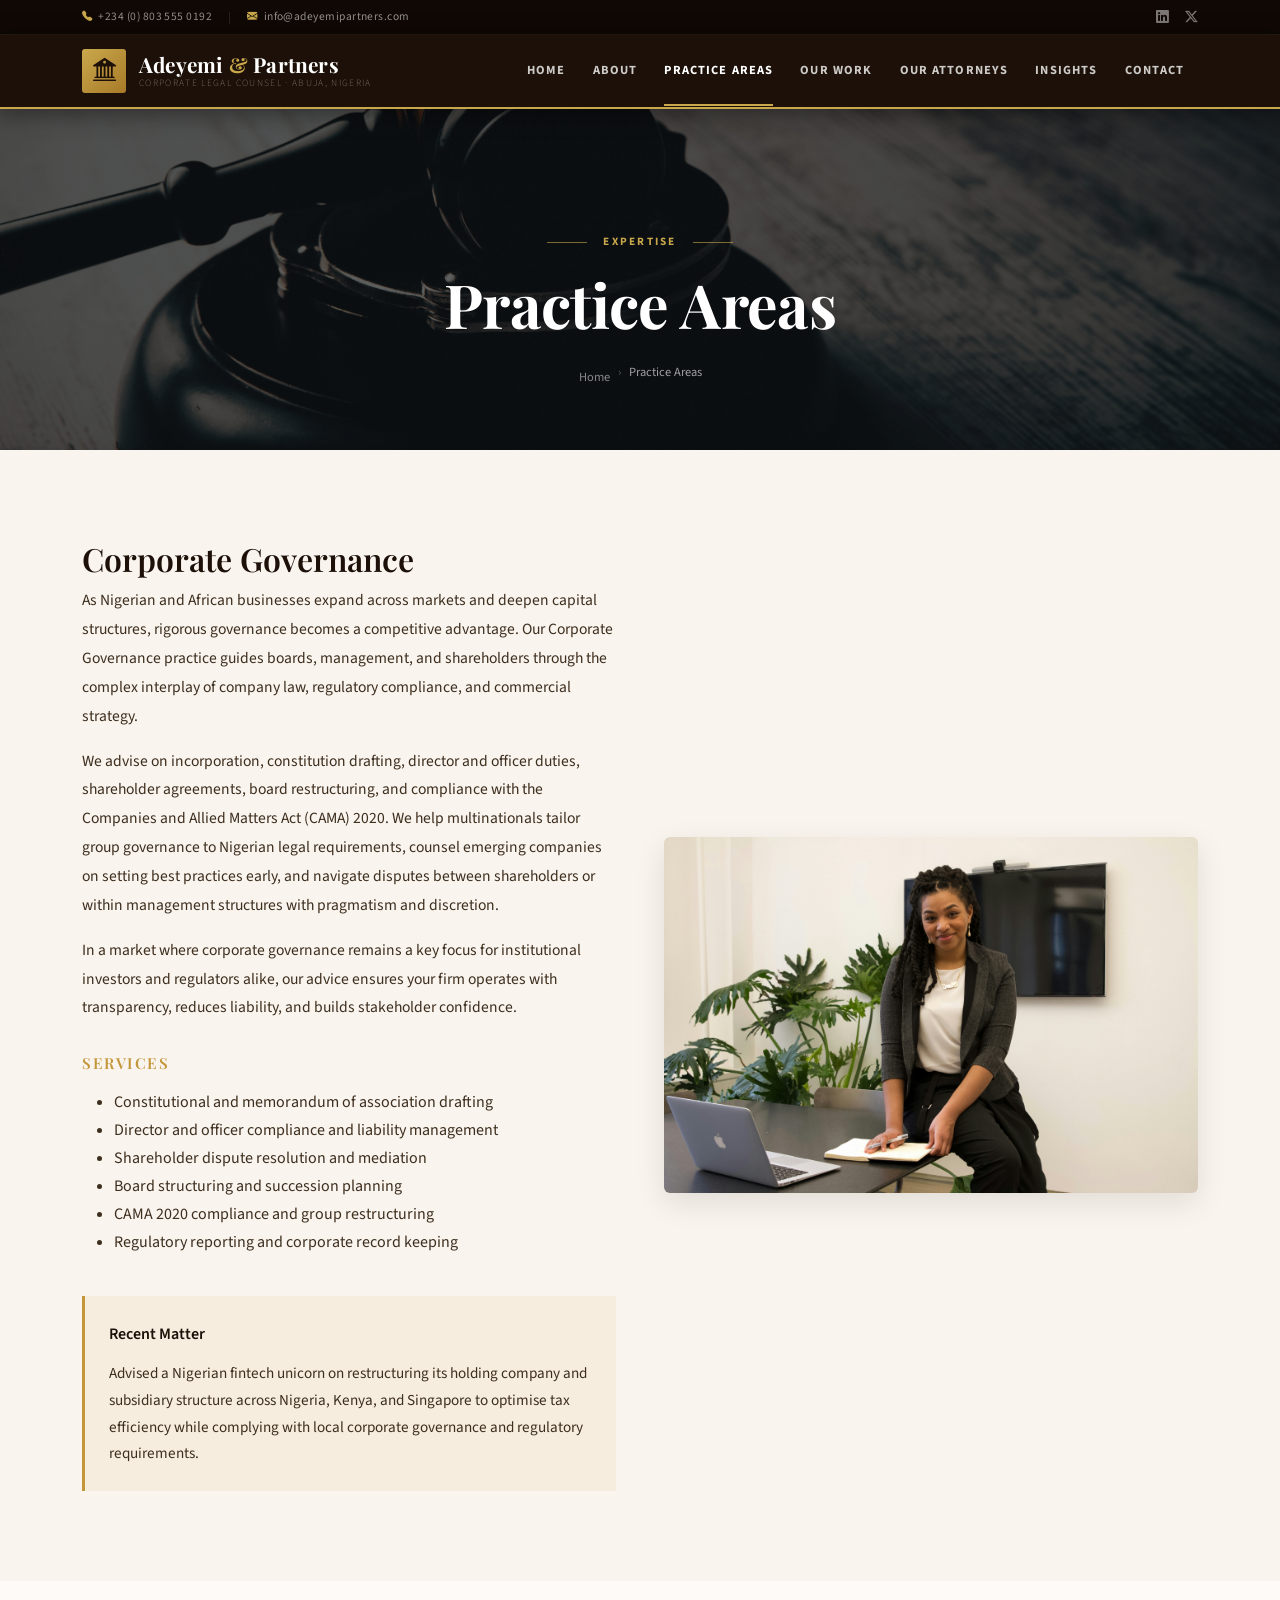
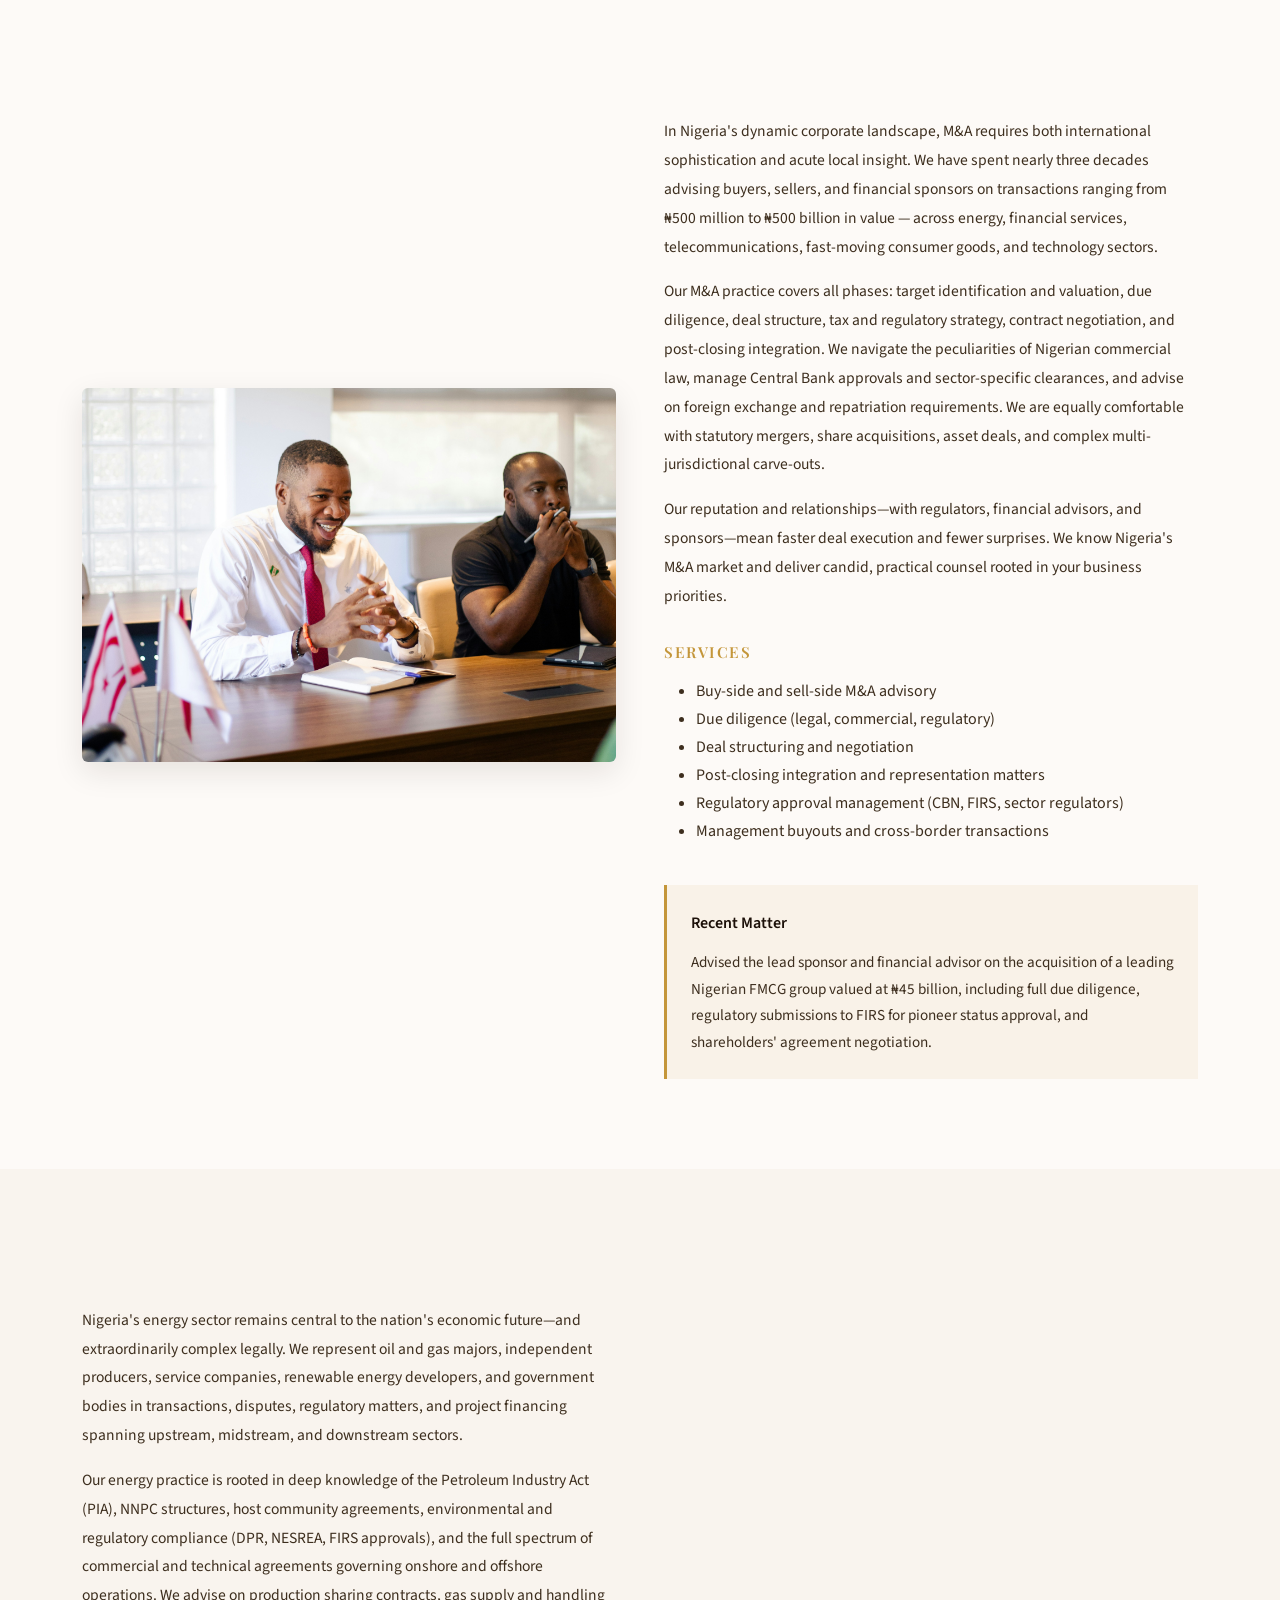
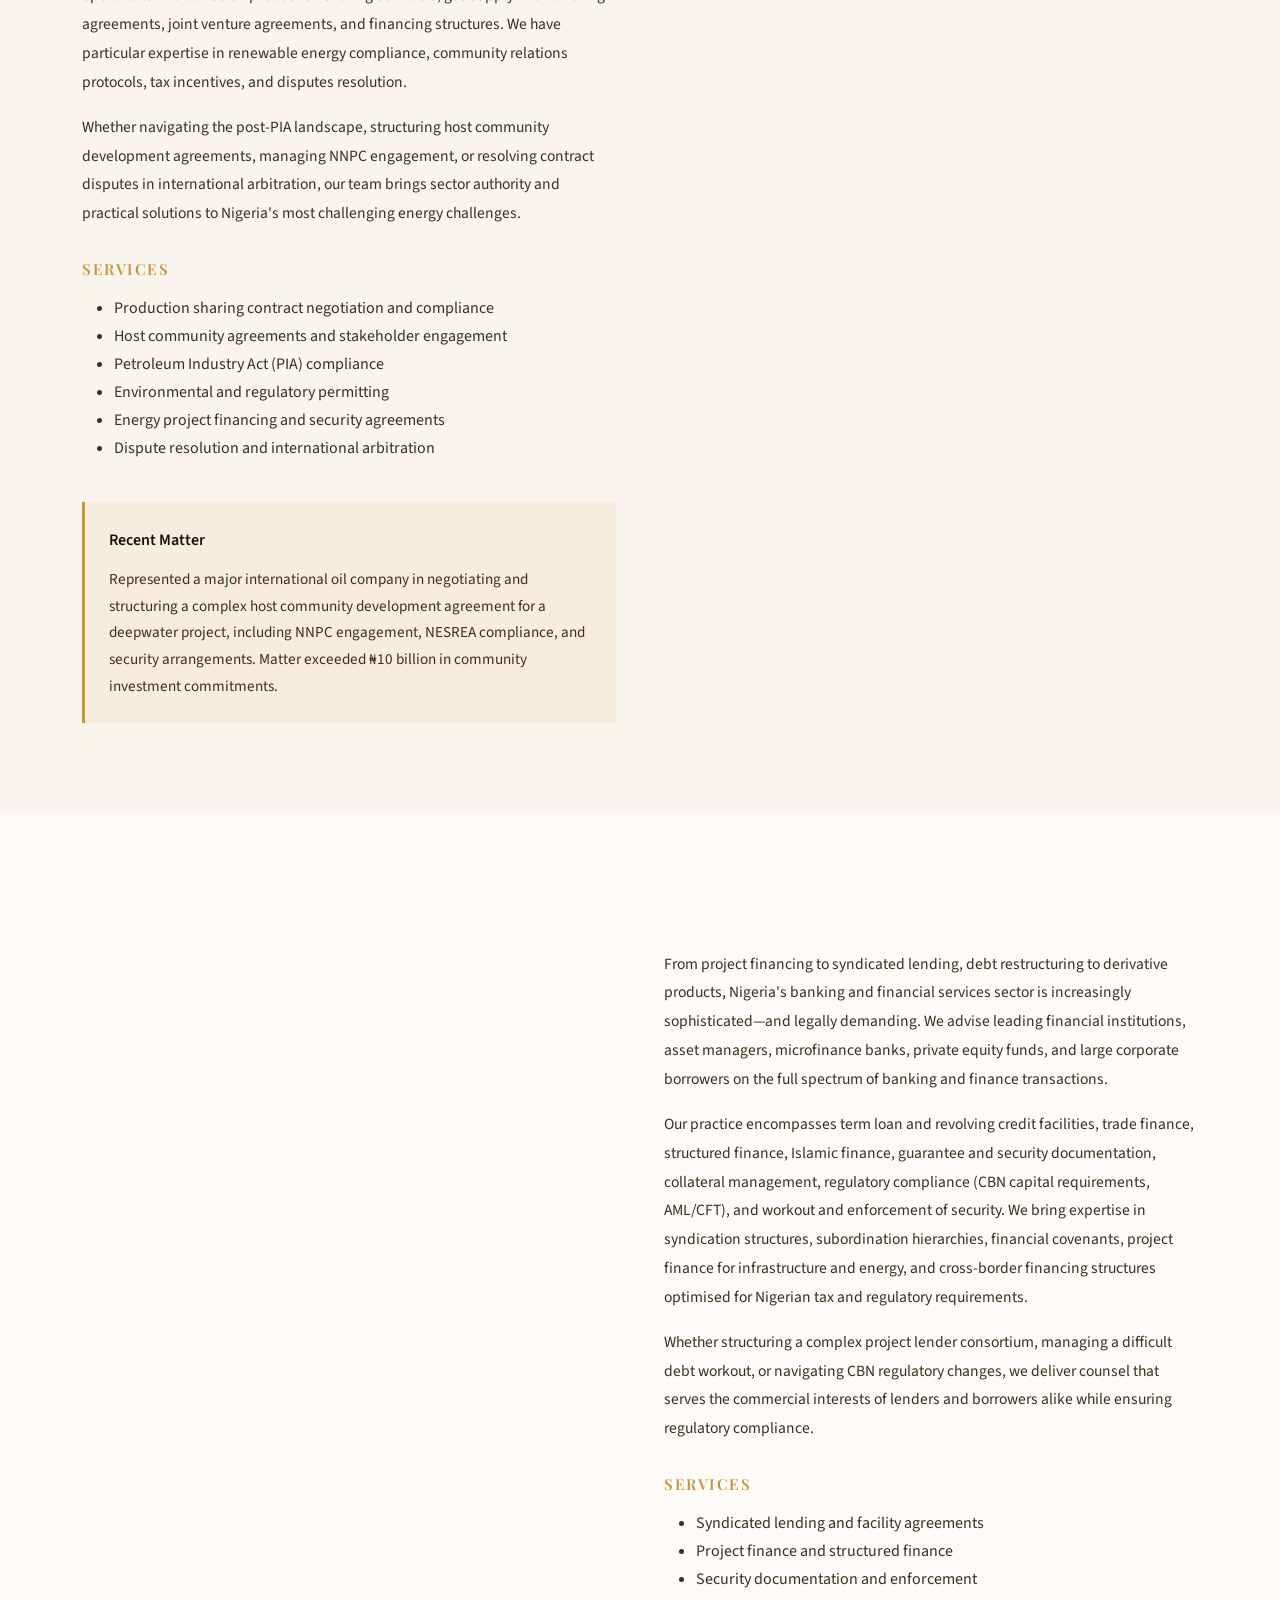
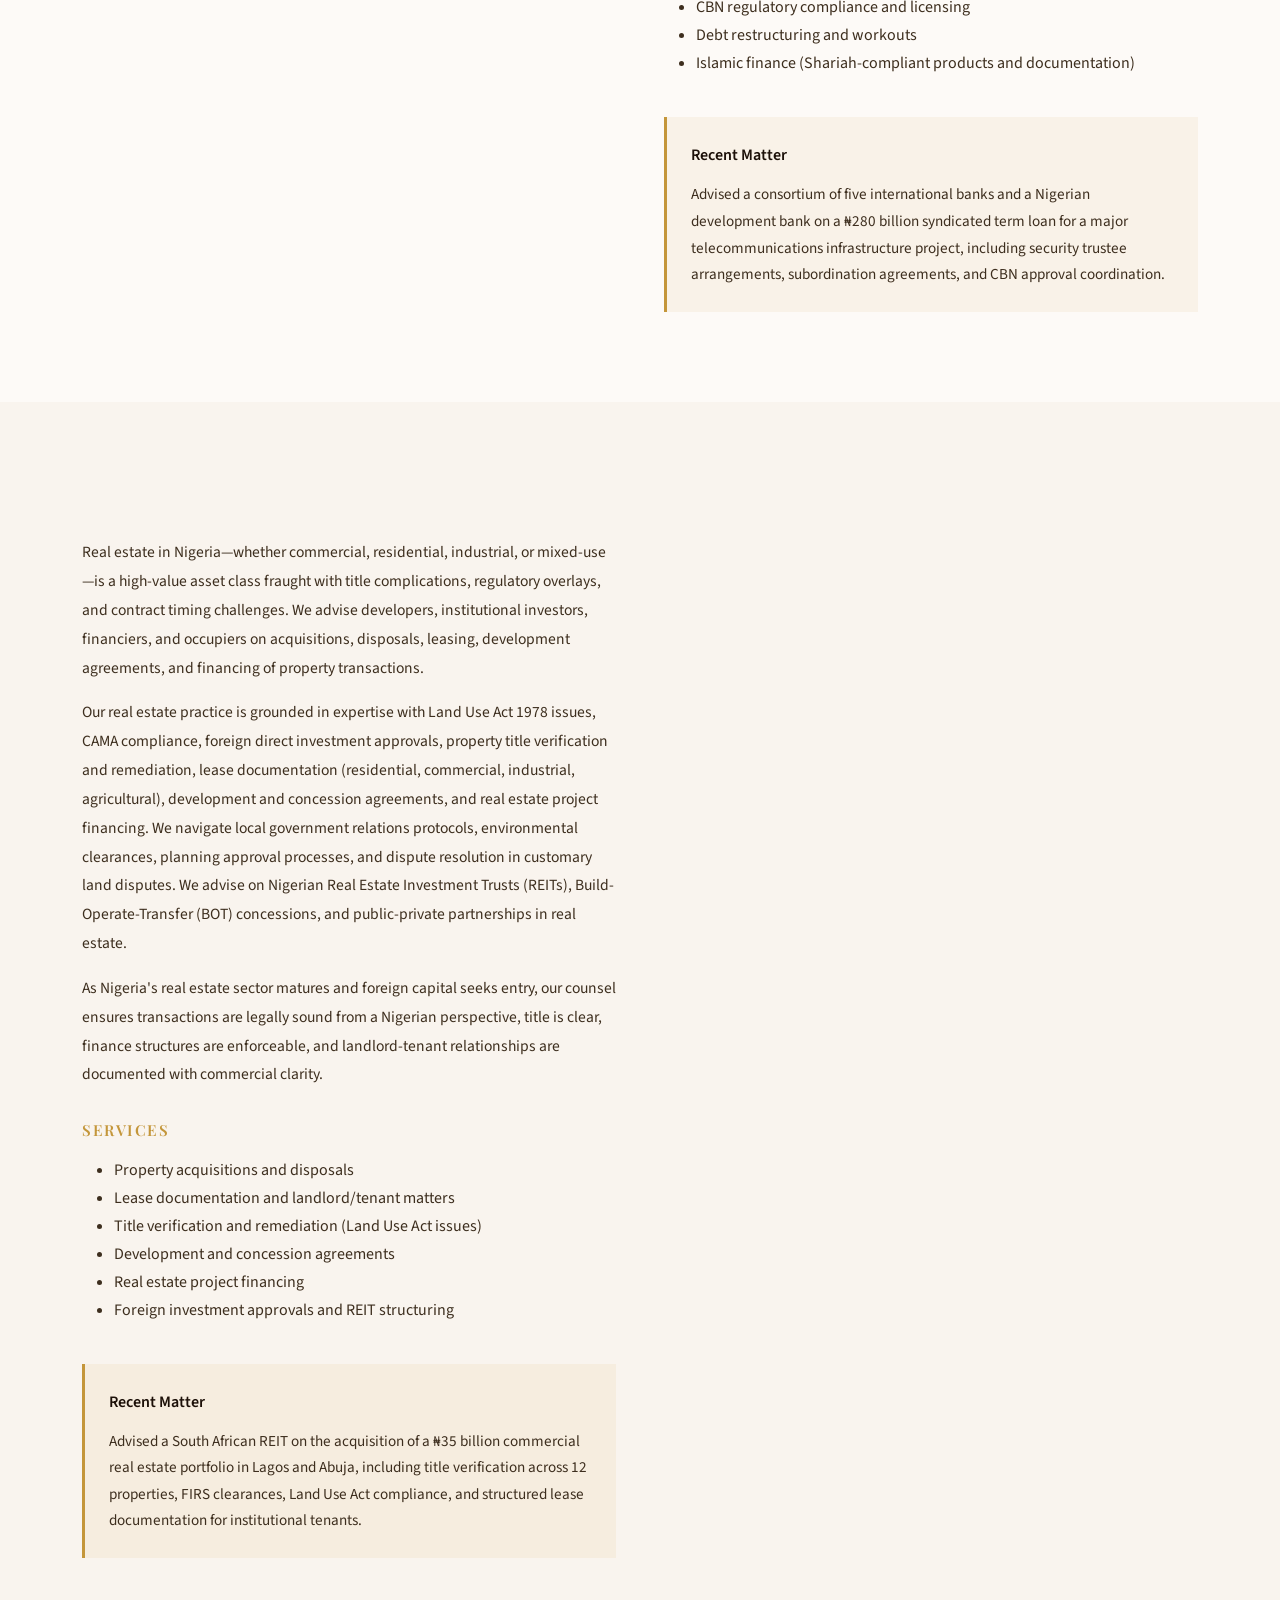
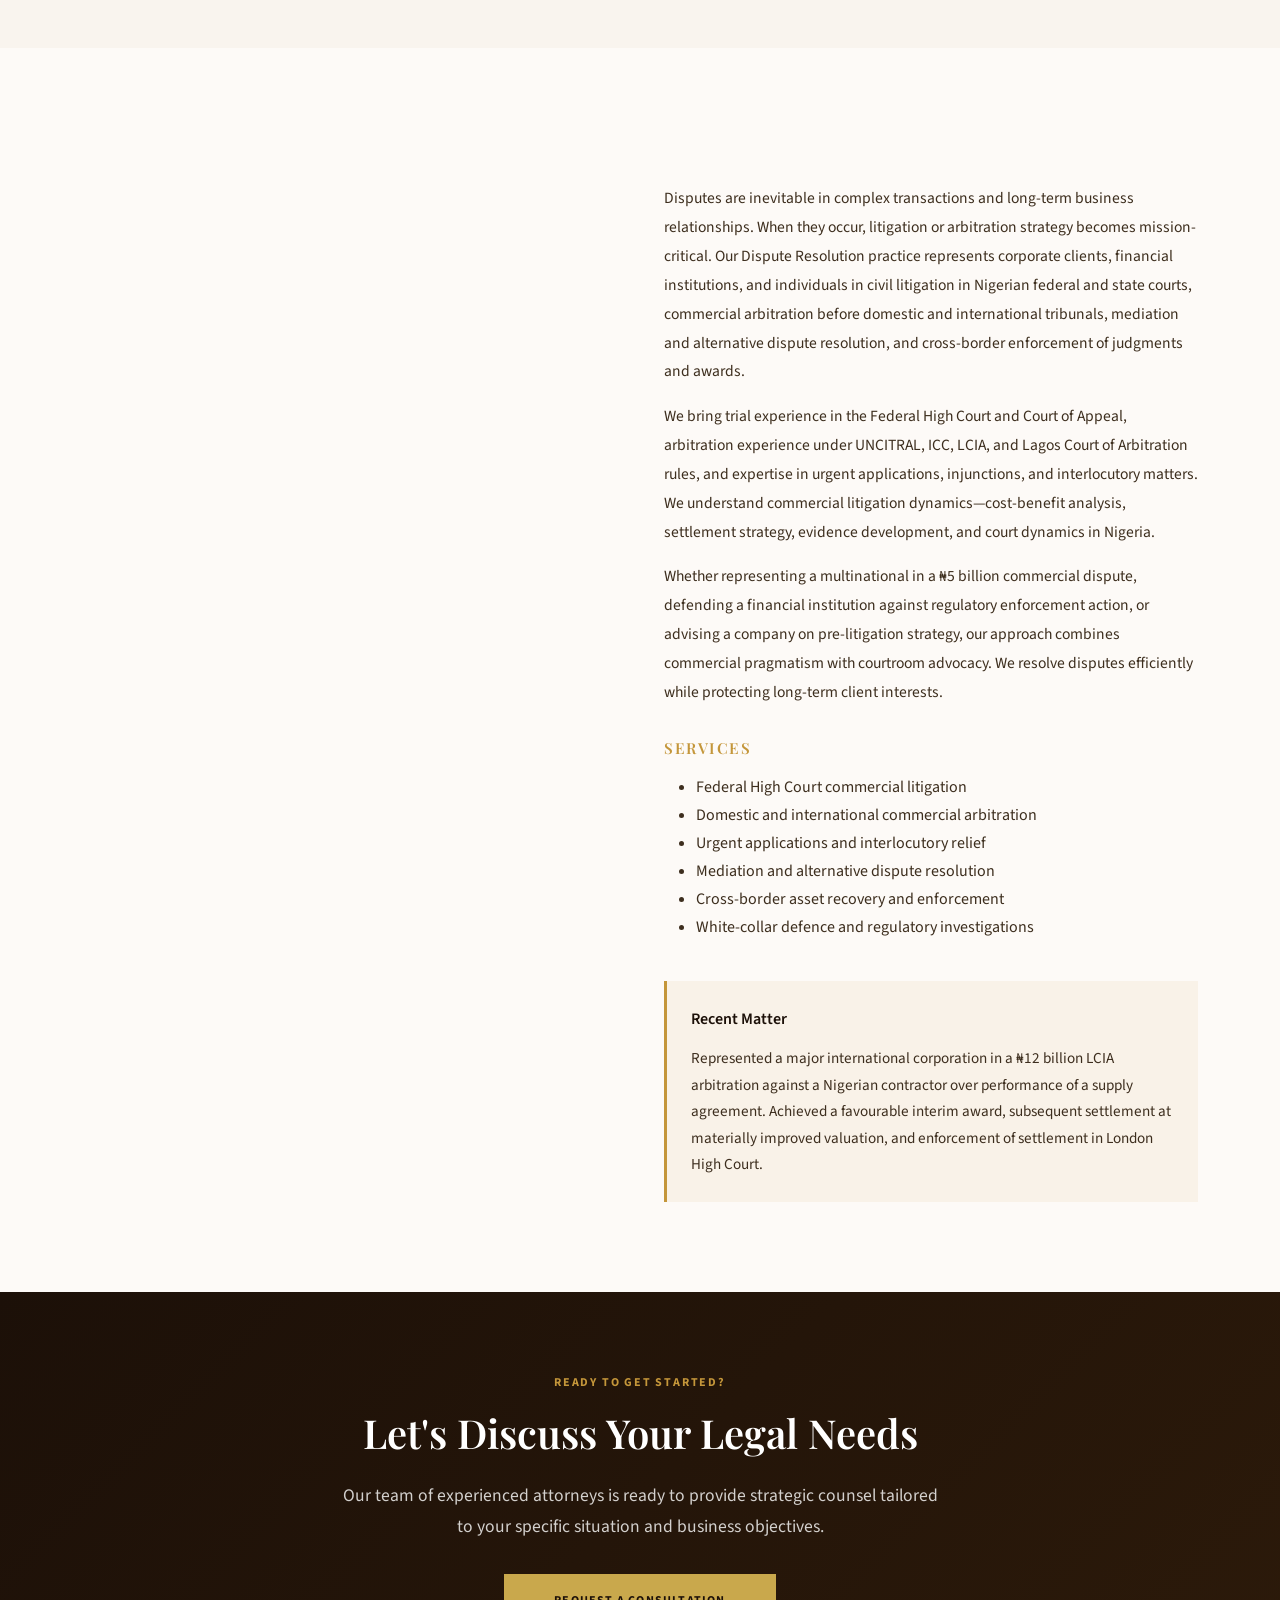
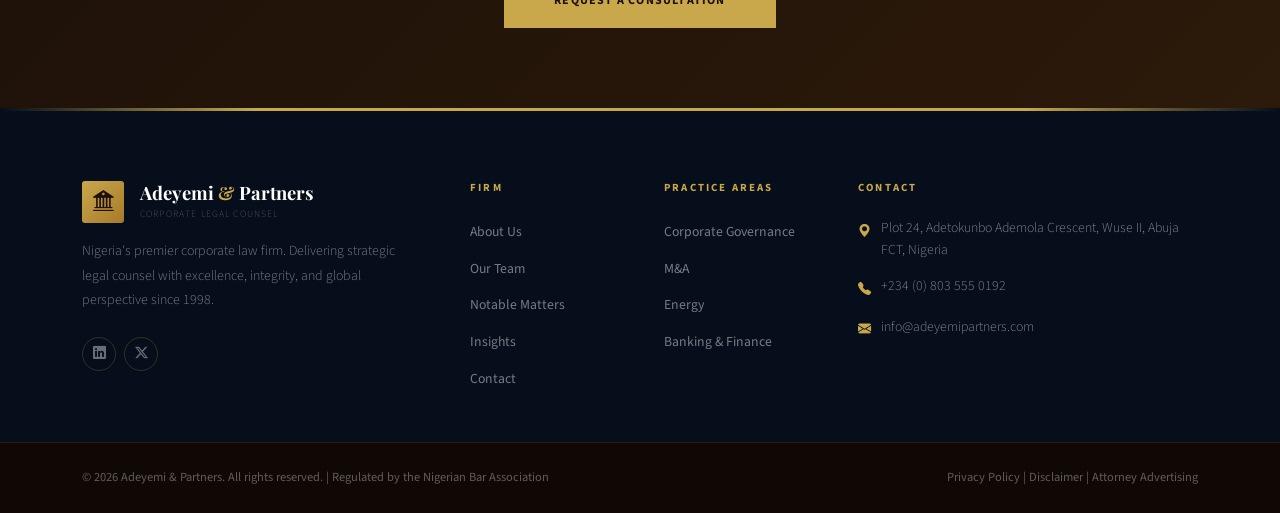
<file: practice-areas.html>
<!DOCTYPE html>
<html lang="en">
<head>
  <meta charset="UTF-8" />
  <meta name="viewport" content="width=device-width, initial-scale=1.0" />
  <meta name="description" content="Practice Areas | Adeyemi & Partners — Corporate law services in Nigeria including M&A, banking, energy, governance, disputes, and real estate." />

  <meta property="og:type" content="website" />
  <meta property="og:title" content="Practice Areas | Adeyemi & Partners" />
  <meta property="og:description" content="Explore our practice areas: M&A, Corporate Governance, Banking & Finance, Dispute Resolution, Energy & Resources, and Real Estate." />

  <title>Practice Areas | Adeyemi & Partners</title>

  <link rel="preconnect" href="https://fonts.googleapis.com" />
  <link rel="preconnect" href="https://fonts.gstatic.com" crossorigin />
  <link href="https://fonts.googleapis.com/css2?family=Playfair+Display:ital,wght@0,400;0,500;0,600;0,700;1,400&family=Source+Sans+3:wght@300;400;500;600&display=swap" rel="stylesheet" />

  <link href="https://cdn.jsdelivr.net/npm/bootstrap@5.3.3/dist/css/bootstrap.min.css" rel="stylesheet" integrity="sha384-QWTKZyjpPEjISv5WaRU9OFeRpok6YctnYmDr5pNlyT2bRjXh0JMhjY6hW+ALEwIH" crossorigin="anonymous" />
  <link rel="stylesheet" href="https://cdn.jsdelivr.net/npm/bootstrap-icons@1.11.3/font/bootstrap-icons.min.css" />

  <link rel="stylesheet" href="css/style.css" />
  <link rel="icon" type="image/svg+xml" href="assets/favicon.svg">
  <meta name="theme-color" content="#1C1008">
</head>
<body>

  <!-- ========== SITE HEADER ========== -->
  <header class="ap-site-header">

    <div class="ap-topbar">
      <div class="container">
        <div class="d-flex justify-content-between align-items-center">
          <div class="ap-topbar-left d-flex align-items-center gap-3">
            <a href="tel:+2348035550192" class="ap-topbar-link">
              <i class="bi bi-telephone-fill"></i>
              <span>+234 (0) 803 555 0192</span>
            </a>
            <span class="ap-topbar-sep d-none d-sm-inline">|</span>
            <a href="mailto:info@adeyemipartners.com" class="ap-topbar-link d-none d-sm-flex">
              <i class="bi bi-envelope-fill"></i>
              <span>info@adeyemipartners.com</span>
            </a>
          </div>
          <div class="ap-topbar-right d-flex align-items-center gap-3">
            <a href="#" class="ap-topbar-social" aria-label="LinkedIn"><i class="bi bi-linkedin"></i></a>
            <a href="#" class="ap-topbar-social" aria-label="Twitter / X"><i class="bi bi-twitter-x"></i></a>
          </div>
        </div>
      </div>
    </div>

    <nav class="navbar navbar-expand-lg ap-navbar-main" aria-label="Primary navigation">
      <div class="container">
        <a class="navbar-brand ap-brand-main" href="index.html">
          <div class="ap-logo-icon"><i class="bi bi-bank2"></i></div>
          <div class="ap-logo-text">
            <span class="ap-logo-name">Adeyemi <span class="ap-logo-amp">&amp;</span> Partners</span>
            <span class="ap-logo-tagline">Corporate Legal Counsel · Abuja, Nigeria</span>
          </div>
        </a>
        <button class="navbar-toggler ap-toggler" type="button"
                data-bs-toggle="collapse" data-bs-target="#mainNav"
                aria-controls="mainNav" aria-expanded="false" aria-label="Toggle navigation">
          <i class="bi bi-list"></i>
        </button>
        <div class="collapse navbar-collapse" id="mainNav">
          <ul class="navbar-nav ms-auto align-items-lg-center">
            <li class="nav-item"><a class="nav-link ap-nav-link" href="index.html">Home</a></li>
            <li class="nav-item"><a class="nav-link ap-nav-link" href="about.html">About</a></li>
            <li class="nav-item"><a class="nav-link ap-nav-link active" href="practice-areas.html">Practice Areas</a></li>
            <li class="nav-item"><a class="nav-link ap-nav-link" href="notable-matters.html">Our Work</a></li>
            <li class="nav-item"><a class="nav-link ap-nav-link" href="attorneys.html">Our Attorneys</a></li>
            <li class="nav-item"><a class="nav-link ap-nav-link" href="insights.html">Insights</a></li>
            <li class="nav-item"><a class="nav-link ap-nav-link" href="contact.html">Contact</a></li>
          </ul>
        </div>
      </div>
    </nav>

  </header>

  <!-- PAGE HERO -->
  <section class="ap-inner-hero"
    style="background-image: url('assets/sasun-bughdaryan-oA1aVtEcWaE-unsplash.jpg');">
    <div class="ap-inner-hero-overlay"></div>
    <div class="container ap-inner-hero-content position-relative">
      <p class="ap-inner-hero-eyebrow">
        <span class="ap-eyebrow-line"></span>
        Expertise
        <span class="ap-eyebrow-line"></span>
      </p>
      <h1 class="ap-inner-hero-title">Practice Areas</h1>
      <nav aria-label="breadcrumb" class="mt-3">
        <ol class="breadcrumb ap-breadcrumb-inner mb-0">
          <li class="breadcrumb-item"><a href="index.html">Home</a></li>
          <li class="breadcrumb-item active" aria-current="page">Practice Areas</li>
        </ol>
      </nav>
    </div>
  </section>

  <!-- PRACTICE AREA 1: CORPORATE GOVERNANCE -->
  <section class="ap-section ap-bg-parchment">
    <div class="container">
      <div class="row align-items-center g-5">
        <div class="col-lg-6">
          <h2 class="ap-section-title-md">Corporate Governance</h2>
          <p class="ap-body-text">
            As Nigerian and African businesses expand across markets and deepen capital structures, rigorous governance becomes a competitive advantage. Our Corporate Governance practice guides boards, management, and shareholders through the complex interplay of company law, regulatory compliance, and commercial strategy.
          </p>
          <p class="ap-body-text">
            We advise on incorporation, constitution drafting, director and officer duties, shareholder agreements, board restructuring, and compliance with the Companies and Allied Matters Act (CAMA) 2020. We help multinationals tailor group governance to Nigerian legal requirements, counsel emerging companies on setting best practices early, and navigate disputes between shareholders or within management structures with pragmatism and discretion.
          </p>
          <p class="ap-body-text">
            In a market where corporate governance remains a key focus for institutional investors and regulators alike, our advice ensures your firm operates with transparency, reduces liability, and builds stakeholder confidence.
          </p>

          <h5 style="font-family: var(--font-heading); font-size: 0.95rem; color: var(--ap-gold); font-weight: 600; text-transform: uppercase; letter-spacing: 0.1em; margin-top: 2rem; margin-bottom: 1rem;">Services</h5>
          <ul class="ap-service-list">
            <li>Constitutional and memorandum of association drafting</li>
            <li>Director and officer compliance and liability management</li>
            <li>Shareholder dispute resolution and mediation</li>
            <li>Board structuring and succession planning</li>
            <li>CAMA 2020 compliance and group restructuring</li>
            <li>Regulatory reporting and corporate record keeping</li>
          </ul>

          <div class="ap-matter-example" style="margin-top: 2.5rem; padding: 1.5rem; background: rgba(196, 150, 58, 0.08); border-left: 3px solid var(--ap-gold);">
            <p style="font-family: var(--font-body); font-weight: 600; color: var(--ap-walnut); margin-bottom: 0.75rem;">Recent Matter</p>
            <p style="font-family: var(--font-body); color: var(--ap-body-text); margin-bottom: 0; font-size: 0.95rem;">Advised a Nigerian fintech unicorn on restructuring its holding company and subsidiary structure across Nigeria, Kenya, and Singapore to optimise tax efficiency while complying with local corporate governance and regulatory requirements.</p>
          </div>
        </div>

        <div class="col-lg-6">
          <img src="assets/the-jopwell-collection-LJL7wx7PM3Y-unsplash.jpg" alt="Corporate Governance" style="width: 100%; border-radius: 6px; box-shadow: 0 10px 30px rgba(28, 16, 8, 0.1);" />
        </div>
      </div>
    </div>
  </section>

  <!-- PRACTICE AREA 2: MERGERS & ACQUISITIONS -->
  <section class="ap-section ap-bg-soft">
    <div class="container">
      <div class="row align-items-center g-5">
        <div class="col-lg-6 order-lg-2">
          <h2 class="ap-section-title-md">Mergers & Acquisitions</h2>
          <p class="ap-body-text">
            In Nigeria's dynamic corporate landscape, M&A requires both international sophistication and acute local insight. We have spent nearly three decades advising buyers, sellers, and financial sponsors on transactions ranging from ₦500 million to ₦500 billion in value — across energy, financial services, telecommunications, fast-moving consumer goods, and technology sectors.
          </p>
          <p class="ap-body-text">
            Our M&A practice covers all phases: target identification and valuation, due diligence, deal structure, tax and regulatory strategy, contract negotiation, and post-closing integration. We navigate the peculiarities of Nigerian commercial law, manage Central Bank approvals and sector-specific clearances, and advise on foreign exchange and repatriation requirements. We are equally comfortable with statutory mergers, share acquisitions, asset deals, and complex multi-jurisdictional carve-outs.
          </p>
          <p class="ap-body-text">
            Our reputation and relationships—with regulators, financial advisors, and sponsors—mean faster deal execution and fewer surprises. We know Nigeria's M&A market and deliver candid, practical counsel rooted in your business priorities.
          </p>

          <h5 style="font-family: var(--font-heading); font-size: 0.95rem; color: var(--ap-gold); font-weight: 600; text-transform: uppercase; letter-spacing: 0.1em; margin-top: 2rem; margin-bottom: 1rem;">Services</h5>
          <ul class="ap-service-list">
            <li>Buy-side and sell-side M&A advisory</li>
            <li>Due diligence (legal, commercial, regulatory)</li>
            <li>Deal structuring and negotiation</li>
            <li>Post-closing integration and representation matters</li>
            <li>Regulatory approval management (CBN, FIRS, sector regulators)</li>
            <li>Management buyouts and cross-border transactions</li>
          </ul>

          <div class="ap-matter-example" style="margin-top: 2.5rem; padding: 1.5rem; background: rgba(196, 150, 58, 0.08); border-left: 3px solid var(--ap-gold);">
            <p style="font-family: var(--font-body); font-weight: 600; color: var(--ap-walnut); margin-bottom: 0.75rem;">Recent Matter</p>
            <p style="font-family: var(--font-body); color: var(--ap-body-text); margin-bottom: 0; font-size: 0.95rem;">Advised the lead sponsor and financial advisor on the acquisition of a leading Nigerian FMCG group valued at ₦45 billion, including full due diligence, regulatory submissions to FIRS for pioneer status approval, and shareholders' agreement negotiation.</p>
          </div>
        </div>

        <div class="col-lg-6 order-lg-1">
          <img src="assets/amari-shutters-3IJbPn9sL_w-unsplash.jpg" alt="Mergers & Acquisitions" style="width: 100%; border-radius: 6px; box-shadow: 0 10px 30px rgba(28, 16, 8, 0.1);" loading="lazy" />
        </div>
      </div>
    </div>
  </section>

  <!-- PRACTICE AREA 3: ENERGY & RESOURCES -->
  <section class="ap-section ap-bg-parchment">
    <div class="container">
      <div class="row align-items-center g-5">
        <div class="col-lg-6">
          <h2 class="ap-section-title-md">Energy & Resources</h2>
          <p class="ap-body-text">
            Nigeria's energy sector remains central to the nation's economic future—and extraordinarily complex legally. We represent oil and gas majors, independent producers, service companies, renewable energy developers, and government bodies in transactions, disputes, regulatory matters, and project financing spanning upstream, midstream, and downstream sectors.
          </p>
          <p class="ap-body-text">
            Our energy practice is rooted in deep knowledge of the Petroleum Industry Act (PIA), NNPC structures, host community agreements, environmental and regulatory compliance (DPR, NESREA, FIRS approvals), and the full spectrum of commercial and technical agreements governing onshore and offshore operations. We advise on production sharing contracts, gas supply and handling agreements, joint venture agreements, and financing structures. We have particular expertise in renewable energy compliance, community relations protocols, tax incentives, and disputes resolution.
          </p>
          <p class="ap-body-text">
            Whether navigating the post-PIA landscape, structuring host community development agreements, managing NNPC engagement, or resolving contract disputes in international arbitration, our team brings sector authority and practical solutions to Nigeria's most challenging energy challenges.
          </p>

          <h5 style="font-family: var(--font-heading); font-size: 0.95rem; color: var(--ap-gold); font-weight: 600; text-transform: uppercase; letter-spacing: 0.1em; margin-top: 2rem; margin-bottom: 1rem;">Services</h5>
          <ul class="ap-service-list">
            <li>Production sharing contract negotiation and compliance</li>
            <li>Host community agreements and stakeholder engagement</li>
            <li>Petroleum Industry Act (PIA) compliance</li>
            <li>Environmental and regulatory permitting</li>
            <li>Energy project financing and security agreements</li>
            <li>Dispute resolution and international arbitration</li>
          </ul>

          <div class="ap-matter-example" style="margin-top: 2.5rem; padding: 1.5rem; background: rgba(196, 150, 58, 0.08); border-left: 3px solid var(--ap-gold);">
            <p style="font-family: var(--font-body); font-weight: 600; color: var(--ap-walnut); margin-bottom: 0.75rem;">Recent Matter</p>
            <p style="font-family: var(--font-body); color: var(--ap-body-text); margin-bottom: 0; font-size: 0.95rem;">Represented a major international oil company in negotiating and structuring a complex host community development agreement for a deepwater project, including NNPC engagement, NESREA compliance, and security arrangements. Matter exceeded ₦10 billion in community investment commitments.</p>
          </div>
        </div>

        <div class="col-lg-6">
          <img src="assets/vitaly-gariev-c9rttLPYNWA-unsplash.jpg" alt="Energy & Resources" style="width: 100%; border-radius: 6px; box-shadow: 0 10px 30px rgba(28, 16, 8, 0.1);" loading="lazy" />
        </div>
      </div>
    </div>
  </section>

  <!-- PRACTICE AREA 4: BANKING & FINANCE -->
  <section class="ap-section ap-bg-soft">
    <div class="container">
      <div class="row align-items-center g-5">
        <div class="col-lg-6 order-lg-2">
          <h2 class="ap-section-title-md">Banking & Finance</h2>
          <p class="ap-body-text">
            From project financing to syndicated lending, debt restructuring to derivative products, Nigeria's banking and financial services sector is increasingly sophisticated—and legally demanding. We advise leading financial institutions, asset managers, microfinance banks, private equity funds, and large corporate borrowers on the full spectrum of banking and finance transactions.
          </p>
          <p class="ap-body-text">
            Our practice encompasses term loan and revolving credit facilities, trade finance, structured finance, Islamic finance, guarantee and security documentation, collateral management, regulatory compliance (CBN capital requirements, AML/CFT), and workout and enforcement of security. We bring expertise in syndication structures, subordination hierarchies, financial covenants, project finance for infrastructure and energy, and cross-border financing structures optimised for Nigerian tax and regulatory requirements.
          </p>
          <p class="ap-body-text">
            Whether structuring a complex project lender consortium, managing a difficult debt workout, or navigating CBN regulatory changes, we deliver counsel that serves the commercial interests of lenders and borrowers alike while ensuring regulatory compliance.
          </p>

          <h5 style="font-family: var(--font-heading); font-size: 0.95rem; color: var(--ap-gold); font-weight: 600; text-transform: uppercase; letter-spacing: 0.1em; margin-top: 2rem; margin-bottom: 1rem;">Services</h5>
          <ul class="ap-service-list">
            <li>Syndicated lending and facility agreements</li>
            <li>Project finance and structured finance</li>
            <li>Security documentation and enforcement</li>
            <li>CBN regulatory compliance and licensing</li>
            <li>Debt restructuring and workouts</li>
            <li>Islamic finance (Shariah-compliant products and documentation)</li>
          </ul>

          <div class="ap-matter-example" style="margin-top: 2.5rem; padding: 1.5rem; background: rgba(196, 150, 58, 0.08); border-left: 3px solid var(--ap-gold);">
            <p style="font-family: var(--font-body); font-weight: 600; color: var(--ap-walnut); margin-bottom: 0.75rem;">Recent Matter</p>
            <p style="font-family: var(--font-body); color: var(--ap-body-text); margin-bottom: 0; font-size: 0.95rem;">Advised a consortium of five international banks and a Nigerian development bank on a ₦280 billion syndicated term loan for a major telecommunications infrastructure project, including security trustee arrangements, subordination agreements, and CBN approval coordination.</p>
          </div>
        </div>

        <div class="col-lg-6 order-lg-1">
          <img src="assets/nem-malosi-_c8EEfOVRow-unsplash.jpg" alt="Banking & Finance" style="width: 100%; border-radius: 6px; box-shadow: 0 10px 30px rgba(28, 16, 8, 0.1);" loading="lazy" />
        </div>
      </div>
    </div>
  </section>

  <!-- PRACTICE AREA 5: REAL ESTATE & PROPERTY -->
  <section class="ap-section ap-bg-parchment">
    <div class="container">
      <div class="row align-items-center g-5">
        <div class="col-lg-6">
          <h2 class="ap-section-title-md">Real Estate & Property</h2>
          <p class="ap-body-text">
            Real estate in Nigeria—whether commercial, residential, industrial, or mixed-use—is a high-value asset class fraught with title complications, regulatory overlays, and contract timing challenges. We advise developers, institutional investors, financiers, and occupiers on acquisitions, disposals, leasing, development agreements, and financing of property transactions.
          </p>
          <p class="ap-body-text">
            Our real estate practice is grounded in expertise with Land Use Act 1978 issues, CAMA compliance, foreign direct investment approvals, property title verification and remediation, lease documentation (residential, commercial, industrial, agricultural), development and concession agreements, and real estate project financing. We navigate local government relations protocols, environmental clearances, planning approval processes, and dispute resolution in customary land disputes. We advise on Nigerian Real Estate Investment Trusts (REITs), Build-Operate-Transfer (BOT) concessions, and public-private partnerships in real estate.
          </p>
          <p class="ap-body-text">
            As Nigeria's real estate sector matures and foreign capital seeks entry, our counsel ensures transactions are legally sound from a Nigerian perspective, title is clear, finance structures are enforceable, and landlord-tenant relationships are documented with commercial clarity.
          </p>

          <h5 style="font-family: var(--font-heading); font-size: 0.95rem; color: var(--ap-gold); font-weight: 600; text-transform: uppercase; letter-spacing: 0.1em; margin-top: 2rem; margin-bottom: 1rem;">Services</h5>
          <ul class="ap-service-list">
            <li>Property acquisitions and disposals</li>
            <li>Lease documentation and landlord/tenant matters</li>
            <li>Title verification and remediation (Land Use Act issues)</li>
            <li>Development and concession agreements</li>
            <li>Real estate project financing</li>
            <li>Foreign investment approvals and REIT structuring</li>
          </ul>

          <div class="ap-matter-example" style="margin-top: 2.5rem; padding: 1.5rem; background: rgba(196, 150, 58, 0.08); border-left: 3px solid var(--ap-gold);">
            <p style="font-family: var(--font-body); font-weight: 600; color: var(--ap-walnut); margin-bottom: 0.75rem;">Recent Matter</p>
            <p style="font-family: var(--font-body); color: var(--ap-body-text); margin-bottom: 0; font-size: 0.95rem;">Advised a South African REIT on the acquisition of a ₦35 billion commercial real estate portfolio in Lagos and Abuja, including title verification across 12 properties, FIRS clearances, Land Use Act compliance, and structured lease documentation for institutional tenants.</p>
          </div>
        </div>

        <div class="col-lg-6">
          <img src="assets/the-jopwell-collection-ODTS0EUjGxc-unsplash.jpg" alt="Real Estate & Property" style="width: 100%; border-radius: 6px; box-shadow: 0 10px 30px rgba(28, 16, 8, 0.1);" loading="lazy" />
        </div>
      </div>
    </div>
  </section>

  <!-- PRACTICE AREA 6: DISPUTE RESOLUTION & LITIGATION -->
  <section class="ap-section ap-bg-soft">
    <div class="container">
      <div class="row align-items-center g-5">
        <div class="col-lg-6 order-lg-2">
          <h2 class="ap-section-title-md">Dispute Resolution & Litigation</h2>
          <p class="ap-body-text">
            Disputes are inevitable in complex transactions and long-term business relationships. When they occur, litigation or arbitration strategy becomes mission-critical. Our Dispute Resolution practice represents corporate clients, financial institutions, and individuals in civil litigation in Nigerian federal and state courts, commercial arbitration before domestic and international tribunals, mediation and alternative dispute resolution, and cross-border enforcement of judgments and awards.
          </p>
          <p class="ap-body-text">
            We bring trial experience in the Federal High Court and Court of Appeal, arbitration experience under UNCITRAL, ICC, LCIA, and Lagos Court of Arbitration rules, and expertise in urgent applications, injunctions, and interlocutory matters. We understand commercial litigation dynamics—cost-benefit analysis, settlement strategy, evidence development, and court dynamics in Nigeria.
          </p>
          <p class="ap-body-text">
            Whether representing a multinational in a ₦5 billion commercial dispute, defending a financial institution against regulatory enforcement action, or advising a company on pre-litigation strategy, our approach combines commercial pragmatism with courtroom advocacy. We resolve disputes efficiently while protecting long-term client interests.
          </p>

          <h5 style="font-family: var(--font-heading); font-size: 0.95rem; color: var(--ap-gold); font-weight: 600; text-transform: uppercase; letter-spacing: 0.1em; margin-top: 2rem; margin-bottom: 1rem;">Services</h5>
          <ul class="ap-service-list">
            <li>Federal High Court commercial litigation</li>
            <li>Domestic and international commercial arbitration</li>
            <li>Urgent applications and interlocutory relief</li>
            <li>Mediation and alternative dispute resolution</li>
            <li>Cross-border asset recovery and enforcement</li>
            <li>White-collar defence and regulatory investigations</li>
          </ul>

          <div class="ap-matter-example" style="margin-top: 2.5rem; padding: 1.5rem; background: rgba(196, 150, 58, 0.08); border-left: 3px solid var(--ap-gold);">
            <p style="font-family: var(--font-body); font-weight: 600; color: var(--ap-walnut); margin-bottom: 0.75rem;">Recent Matter</p>
            <p style="font-family: var(--font-body); color: var(--ap-body-text); margin-bottom: 0; font-size: 0.95rem;">Represented a major international corporation in a ₦12 billion LCIA arbitration against a Nigerian contractor over performance of a supply agreement. Achieved a favourable interim award, subsequent settlement at materially improved valuation, and enforcement of settlement in London High Court.</p>
          </div>
        </div>

        <div class="col-lg-6 order-lg-1">
          <img src="assets/emmanuel-yeboah-okine-AF3wuqIUKQI-unsplash.jpg" alt="Dispute Resolution & Litigation" style="width: 100%; border-radius: 6px; box-shadow: 0 10px 30px rgba(28, 16, 8, 0.1);" loading="lazy" />
        </div>
      </div>
    </div>
  </section>

  <!-- CTA SECTION -->
  <section class="ap-section" style="background: linear-gradient(135deg, #1C1008 0%, #2c1a0a 100%); padding: 80px 0; text-align: center;">
    <div class="container">
      <p style="font-family: var(--font-body); font-size: 0.75rem; font-weight: 700; letter-spacing: 0.15em; text-transform: uppercase; color: var(--ap-gold);">Ready to Get Started?</p>
      <h2 style="font-family: var(--font-heading); font-size: 2.5rem; font-weight: 600; color: #ffffff; margin-bottom: 1.5rem;">Let's Discuss Your Legal Needs</h2>
      <p style="font-family: var(--font-body); color: rgba(255, 255, 255, 0.8); font-size: 1.1rem; margin-bottom: 2rem; max-width: 600px; margin-left: auto; margin-right: auto;">Our team of experienced attorneys is ready to provide strategic counsel tailored to your specific situation and business objectives.</p>
      <a href="contact.html" class="btn ap-hero-btn-gold px-5 py-3">Request a Consultation</a>
    </div>
  </section>

  <!-- FOOTER -->
  <footer class="ap-footer-v2">

    <div class="ap-footer-gold-rule"></div>

    <div class="ap-footer-main">
      <div class="container">
        <div class="row g-5">

          <div class="col-lg-4">
            <div class="d-flex align-items-center gap-3 mb-3">
              <div class="ap-footer-logo-icon">
                <i class="bi bi-bank2"></i>
              </div>
              <div>
                <p class="ap-footer-firm-name mb-0">Adeyemi <span class="ap-logo-amp">&</span> Partners</p>
                <p class="ap-footer-firm-sub mb-0">Corporate Legal Counsel</p>
              </div>
            </div>
            <p class="ap-footer-blurb">Nigeria's premier corporate law firm. Delivering strategic legal counsel with excellence, integrity, and global perspective since 1998.</p>
            <div class="d-flex gap-2 mt-4">
              <a href="#" class="ap-footer-social-link" aria-label="LinkedIn"><i class="bi bi-linkedin"></i></a>
              <a href="#" class="ap-footer-social-link" aria-label="Twitter/X"><i class="bi bi-twitter-x"></i></a>
            </div>
          </div>

          <div class="col-sm-6 col-lg-2">
            <h6 class="ap-footer-col-heading">Firm</h6>
            <ul class="ap-footer-nav">
              <li><a href="about.html">About Us</a></li>
              <li><a href="attorneys.html">Our Team</a></li>
              <li><a href="notable-matters.html">Notable Matters</a></li>
              <li><a href="insights.html">Insights</a></li>
              <li><a href="contact.html">Contact</a></li>
            </ul>
          </div>

          <div class="col-sm-6 col-lg-2">
            <h6 class="ap-footer-col-heading">Practice Areas</h6>
            <ul class="ap-footer-nav">
              <li><a href="practice-areas.html">Corporate Governance</a></li>
              <li><a href="practice-areas.html">M&A</a></li>
              <li><a href="practice-areas.html">Energy</a></li>
              <li><a href="practice-areas.html">Banking & Finance</a></li>
            </ul>
          </div>

          <div class="col-lg-4">
            <h6 class="ap-footer-col-heading">Contact</h6>
            <address class="ap-footer-address">
              <div class="ap-footer-addr-row">
                <i class="bi bi-geo-alt-fill"></i>
                <span>Plot 24, Adetokunbo Ademola Crescent, Wuse II, Abuja FCT, Nigeria</span>
              </div>
              <div class="ap-footer-addr-row">
                <i class="bi bi-telephone-fill"></i>
                <span><a href="tel:+2348035550192">+234 (0) 803 555 0192</a></span>
              </div>
              <div class="ap-footer-addr-row">
                <i class="bi bi-envelope-fill"></i>
                <span><a href="mailto:info@adeyemipartners.com">info@adeyemipartners.com</a></span>
              </div>
            </address>
          </div>

        </div>
      </div>
    </div>

    <div class="ap-footer-copy-bar" style="background-color: #0f0804; border-top: 1px solid rgba(196, 150, 58, 0.15); padding: 1.5rem 0;">
      <div class="container">
        <div class="d-flex flex-wrap justify-content-between align-items-center gap-2">
          <p class="mb-0 ap-footer-copy">&copy; 2026 Adeyemi & Partners. All rights reserved. | Regulated by the Nigerian Bar Association</p>
          <p class="mb-0 ap-footer-copy">Privacy Policy | Disclaimer | Attorney Advertising</p>
        </div>
      </div>
    </div>

  </footer>

  <button class="ap-scroll-top" id="scrollTop" aria-label="Scroll to top">
    <i class="bi bi-arrow-up"></i>
  </button>

  <script src="https://cdn.jsdelivr.net/npm/bootstrap@5.3.3/dist/js/bootstrap.bundle.min.js" integrity="sha384-YvpcrYf0tY3lHB60NNkmXc4s9bIOgUxi8T/jzmQ+N53/mBnhZ8SIBzf3XGdYkpZ" crossorigin="anonymous"></script>
  <script src="js/main.js"></script>
  <script>
    (function () {
      var btn = document.getElementById('scrollTop');
      window.addEventListener('scroll', function () {
        btn.classList.toggle('ap-scroll-visible', window.scrollY > 300);
      }, { passive: true });
      btn.addEventListener('click', function () {
        window.scrollTo({ top: 0, behavior: 'smooth' });
      });
    })();

    // Reveal on scroll
    (function () {
      var revealEls = document.querySelectorAll(
        '.ap-section-title-display, .ap-section-title-md, .ap-section-label, .ap-card, .ap-atty-card, .ap-img-frame, .ap-stat-item'
      );
      var observer = new IntersectionObserver(function (entries) {
        entries.forEach(function (entry) {
          if (entry.isIntersecting) {
            entry.target.classList.add('is-visible');
            observer.unobserve(entry.target);
          }
        });
      }, { threshold: 0.12 });
      revealEls.forEach(function (el) {
        if (el.getBoundingClientRect().top > window.innerHeight * 0.9) {
          el.classList.add('ap-reveal');
          observer.observe(el);
        }
      });
    })();
  </script>
</body>
</html>
</file>
<file: css/style.css>
/* ===================================================
   ADEYEMI & PARTNERS — GLOBAL STYLESHEET
   Color Palette:
     Deep Walnut (primary dark): #1C1008
     Warm Gold (accent):         #C4963A
     Parchment (light bg):       #F9F4EE
     Warm Cream (alternates):    #F2EAE0
     Soft White:                 #FDFAF7
     Body text:                  #3D2E1E
     Muted text:                 #7A6652
=================================================== */

html {
  scroll-behavior: smooth;
}

/* ---- CUSTOM PROPERTIES ---- */
:root {
  /* Warm palette (project-wide) */
  --ap-walnut:     #1C1008;
  --ap-gold:       #C4963A;
  --ap-parchment:  #F9F4EE;
  --ap-cream:      #F2EAE0;
  --ap-soft-white: #FDFAF7;
  --ap-body-text:  #3D2E1E;
  --ap-muted:      #7A6652;
  --ap-gold-light: #d4aa55;

  /* Warm espresso palette (header + hero) */
  --ap-navy:        #1C1008;
  --ap-navy-mid:    #1a0f04;
  --ap-navy-light:  #3d2e1e;
  --ap-hero-gold:   #c9a84c;
  --ap-hero-gold-h: #dbb95a;
  --ap-topbar-bg:   #0f0804;

  /* Typography */
  --font-heading:  'Playfair Display', Georgia, serif;
  --font-body:     'Source Sans 3', Arial, sans-serif;
  --font-quote:    'Playfair Display', Georgia, serif;
  --font-display:  'Playfair Display', Georgia, serif;
}

/* ---- RESET & BASE ---- */
*, *::before, *::after { box-sizing: border-box; }

html {
  scroll-behavior: smooth;
  overflow-x: hidden;
  max-width: 100%;
}

body {
  font-family: var(--font-body);
  font-weight: 400;
  color: var(--ap-body-text);
  background-color: var(--ap-soft-white);
  line-height: 1.75;
  font-size: 1rem;
  -webkit-font-smoothing: antialiased;
  overflow-x: hidden;
}

h1, h2, h3, h4, h5, h6 {
  font-family: var(--font-heading);
  color: var(--ap-walnut);
  line-height: 1.2;
  font-weight: 600;
}

p { margin-bottom: 1rem; }
a { text-decoration: none; }

img { max-width: 100%; height: auto; display: block; }

/* ---- BACKGROUND SECTIONS ---- */
.ap-bg-parchment { background-color: var(--ap-parchment); }
.ap-bg-cream     { background-color: var(--ap-cream); }
.ap-bg-dark      { background-color: var(--ap-walnut); }
.ap-bg-soft      { background-color: var(--ap-soft-white); }

/* ---- SECTION SPACING ---- */
.ap-section { padding: 90px 0; }
.mb-6 { margin-bottom: 5rem; }

/* =======================================
   SITE HEADER — fixed wrapper
======================================= */
.ap-site-header {
  position: fixed;
  top: 0;
  left: 0;
  right: 0;
  z-index: 1040;
}

/* =======================================
   TOP BAR
======================================= */
.ap-topbar {
  background-color: var(--ap-topbar-bg);
  border-bottom: 1px solid rgba(201, 168, 76, 0.12);
  padding: 6px 0;
}

.ap-topbar-link {
  display: inline-flex;
  align-items: center;
  gap: 6px;
  font-family: var(--font-body);
  font-size: 0.72rem;
  font-weight: 400;
  letter-spacing: 0.04em;
  color: rgba(255, 255, 255, 0.55);
  text-decoration: none;
  transition: color 0.2s;
}

.ap-topbar-link i {
  font-size: 0.65rem;
  color: var(--ap-hero-gold);
}

.ap-topbar-link:hover { color: var(--ap-hero-gold); }

.ap-topbar-sep {
  color: rgba(255, 255, 255, 0.15);
  font-size: 0.75rem;
}

.ap-topbar-social {
  color: rgba(255, 255, 255, 0.45);
  font-size: 0.8rem;
  text-decoration: none;
  transition: color 0.2s, transform 0.2s;
  display: inline-flex;
  align-items: center;
}

.ap-topbar-social:hover {
  color: var(--ap-hero-gold);
  transform: translateY(-1px);
}

/* =======================================
   MAIN NAVBAR
======================================= */
.ap-navbar-main {
  background-color: var(--ap-navy);
  padding: 0;
  border-bottom: 2px solid var(--ap-hero-gold);
  box-shadow: 0 4px 24px rgba(0, 0, 0, 0.45);
}

/* Brand */
.ap-brand-main {
  display: flex;
  align-items: center;
  gap: 13px;
  padding: 14px 0;
  text-decoration: none;
}

.ap-logo-icon {
  width: 44px;
  height: 44px;
  background: linear-gradient(135deg, var(--ap-hero-gold), #a87a28);
  border-radius: 3px;
  display: flex;
  align-items: center;
  justify-content: center;
  flex-shrink: 0;
}

.ap-logo-icon i {
  font-size: 1.45rem;
  color: var(--ap-navy);
}

.ap-logo-text {
  display: flex;
  flex-direction: column;
  line-height: 1;
}

.ap-logo-name {
  font-family: var(--font-heading);
  font-size: 1.3rem;
  font-weight: 700;
  color: #ffffff;
  letter-spacing: 0.01em;
}

.ap-logo-amp {
  color: var(--ap-hero-gold);
}

.ap-logo-tagline {
  font-family: var(--font-body);
  font-size: 0.6rem;
  font-weight: 300;
  letter-spacing: 0.14em;
  text-transform: uppercase;
  color: rgba(255, 255, 255, 0.38);
  margin-top: 5px;
}

/* Nav links */
.ap-nav-link {
  font-family: var(--font-body);
  font-size: 0.78rem;
  font-weight: 700;
  letter-spacing: 0.09em;
  text-transform: uppercase;
  color: rgba(255, 255, 255, 0.78) !important;
  padding: 1.5rem 0.85rem !important;
  position: relative;
  transition: color 0.22s;
}

.ap-nav-link::after {
  content: '';
  position: absolute;
  bottom: 0;
  left: 0.85rem;
  right: 0.85rem;
  height: 2px;
  background-color: var(--ap-hero-gold);
  transform: scaleX(0);
  transform-origin: left;
  transition: transform 0.25s ease;
}

.ap-nav-link:hover,
.ap-nav-link.active {
  color: #ffffff !important;
}

.ap-nav-link:hover::after,
.ap-nav-link.active::after {
  transform: scaleX(1);
}

/* Consultation button in navbar */
.ap-hero-btn-gold {
  background-color: var(--ap-hero-gold);
  color: var(--ap-navy) !important;
  font-family: var(--font-body);
  font-size: 0.75rem;
  font-weight: 700;
  letter-spacing: 0.1em;
  text-transform: uppercase;
  border: 2px solid var(--ap-hero-gold);
  border-radius: 0;
  padding: 0.55rem 1.4rem;
  transition: background-color 0.22s, border-color 0.22s, box-shadow 0.22s;
  text-decoration: none;
  display: inline-flex;
  align-items: center;
}

.ap-hero-btn-gold:hover {
  background-color: var(--ap-hero-gold-h);
  border-color: var(--ap-hero-gold-h);
  color: var(--ap-navy) !important;
  box-shadow: 0 4px 18px rgba(201, 168, 76, 0.35);
}

/* Mobile toggler */
.ap-toggler {
  background: none;
  border: 1px solid rgba(201, 168, 76, 0.4);
  border-radius: 3px;
  padding: 6px 10px;
  color: #fff;
  font-size: 1.4rem;
  line-height: 1;
}

.ap-toggler:focus { box-shadow: none; }
.ap-toggler i { display: block; }

/* Navbar old classes — keep for other pages */
.ap-navbar {
  background-color: var(--ap-navy);
  padding: 0.75rem 0;
  border-bottom: 2px solid var(--ap-hero-gold);
}

.ap-brand {
  display: flex;
  flex-direction: column;
  line-height: 1.1;
  color: var(--ap-soft-white) !important;
}

.brand-name {
  font-family: var(--font-heading);
  font-size: 1.35rem;
  font-weight: 700;
  letter-spacing: 0.02em;
  color: var(--ap-soft-white);
}

.brand-amp { color: var(--ap-hero-gold); }

.brand-tagline {
  font-family: var(--font-body);
  font-size: 0.65rem;
  font-weight: 300;
  letter-spacing: 0.12em;
  text-transform: uppercase;
  color: rgba(255,255,255,0.35);
  margin-top: 2px;
}

.ap-navbar .nav-link {
  font-family: var(--font-body);
  font-size: 0.82rem;
  font-weight: 700;
  letter-spacing: 0.08em;
  text-transform: uppercase;
  color: rgba(255, 255, 255, 0.78) !important;
  padding: 0.5rem 0.75rem !important;
  transition: color 0.25s;
}

.ap-navbar .nav-link:hover,
.ap-navbar .nav-link.active {
  color: var(--ap-hero-gold) !important;
}

.ap-navbar .navbar-toggler {
  border-color: rgba(201, 168, 76, 0.4);
}

.ap-navbar .navbar-toggler-icon {
  filter: invert(1);
}

/* =======================================
   HERO V2  (index.html)
======================================= */

/* Total header offset: topbar ~37px + navbar ~74px = ~111px */
.ap-hero-v2 {
  position: relative;
  min-height: 100vh;
  display: flex;
  align-items: center;
  justify-content: center;
  overflow: hidden;
  padding-top: 111px; /* header height */
}

/* Background image */
.ap-hero-v2-bg {
  position: absolute;
  inset: 0;
  background-image: url('https://images.unsplash.com/photo-1589829545856-d10d557cf95f?w=1600');
  background-size: cover;
  background-position: center 30%;
  background-repeat: no-repeat;
  transform: scale(1.03);
  transition: transform 8s ease;
}

/* Dark overlay */
.ap-hero-v2-overlay {
  position: absolute;
  inset: 0;
  background: rgba(0, 0, 0, 0.65);
}

/* Decorative left gold rule */
.ap-hero-v2-rule {
  position: absolute;
  left: 0;
  top: 0;
  bottom: 0;
  width: 4px;
  background: linear-gradient(to bottom, transparent 0%, var(--ap-hero-gold) 30%, var(--ap-hero-gold) 70%, transparent 100%);
  opacity: 0.7;
}

/* Content wrapper */
.ap-hero-v2-content {
  position: relative;
  z-index: 2;
  padding: 80px 15px;
  max-width: 860px;
  margin: 0 auto;
}

/* Gold uppercase eyebrow */
.ap-hero-v2-eyebrow {
  font-family: var(--font-body);
  font-size: 0.7rem;
  font-weight: 700;
  letter-spacing: 0.28em;
  text-transform: uppercase;
  color: var(--ap-hero-gold);
  display: flex;
  align-items: center;
  justify-content: center;
  gap: 16px;
  margin-bottom: 1.6rem;
}

.ap-eyebrow-line {
  display: inline-block;
  width: 40px;
  height: 1px;
  background-color: var(--ap-hero-gold);
  opacity: 0.6;
}

/* Main heading — EB Garamond */
.ap-hero-v2-title {
  font-family: var(--font-display);
  font-size: clamp(2.6rem, 6vw, 5rem);
  font-weight: 700;
  color: #ffffff;
  line-height: 1.1;
  margin-bottom: 1.2rem;
  letter-spacing: -0.01em;
}

/* Gold rule under heading */
.ap-hero-v2-title-rule {
  width: 70px;
  height: 3px;
  background: linear-gradient(to right, var(--ap-hero-gold), transparent);
  margin: 1.2rem auto 1.8rem;
}

/* Sub-paragraph */
.ap-hero-v2-sub {
  font-family: var(--font-body);
  font-size: clamp(0.95rem, 1.6vw, 1.1rem);
  font-weight: 300;
  color: #cccccc;
  line-height: 1.85;
  margin-bottom: 0;
  max-width: 680px;
  margin-left: auto;
  margin-right: auto;
}

/* Hero outline button */
.ap-hero-btn-outline {
  background: transparent;
  color: #ffffff !important;
  font-family: var(--font-body);
  font-size: 0.75rem;
  font-weight: 700;
  letter-spacing: 0.1em;
  text-transform: uppercase;
  border: 2px solid rgba(255, 255, 255, 0.55);
  border-radius: 0;
  padding: 0.55rem 1.4rem;
  display: inline-flex;
  align-items: center;
  transition: border-color 0.22s, background-color 0.22s;
  text-decoration: none;
}

.ap-hero-btn-outline:hover {
  border-color: #ffffff;
  background-color: rgba(255, 255, 255, 0.08);
  color: #ffffff !important;
}

/* Scroll hint */
.ap-hero-scroll-hint {
  display: flex;
  flex-direction: column;
  align-items: center;
  gap: 6px;
  color: rgba(255, 255, 255, 0.35);
  font-family: var(--font-body);
  font-size: 0.65rem;
  font-weight: 700;
  letter-spacing: 0.18em;
  text-transform: uppercase;
}

.ap-hero-scroll-hint i {
  font-size: 1rem;
  animation: heroScrollBounce 1.8s ease-in-out infinite;
}

@keyframes heroScrollBounce {
  0%, 100% { transform: translateY(0); opacity: 0.35; }
  50%       { transform: translateY(6px); opacity: 0.7; }
}

/* Subtle zoom-in on page load */
@media (prefers-reduced-motion: no-preference) {
  .ap-hero-v2:hover .ap-hero-v2-bg {
    transform: scale(1.06);
  }
}

/* =======================================
   BUTTONS
======================================= */
.ap-btn-primary {
  background-color: var(--ap-gold);
  color: var(--ap-walnut) !important;
  font-family: var(--font-body);
  font-size: 0.82rem;
  font-weight: 700;
  letter-spacing: 0.1em;
  text-transform: uppercase;
  border: 2px solid var(--ap-gold);
  padding: 0.6rem 1.6rem;
  border-radius: 0;
  transition: background-color 0.25s, color 0.25s, border-color 0.25s;
}

.ap-btn-primary:hover {
  background-color: var(--ap-gold-light);
  border-color: var(--ap-gold-light);
  color: var(--ap-walnut) !important;
}

.ap-btn-outline {
  background-color: transparent;
  color: var(--ap-walnut) !important;
  font-family: var(--font-body);
  font-size: 0.82rem;
  font-weight: 700;
  letter-spacing: 0.1em;
  text-transform: uppercase;
  border: 2px solid var(--ap-walnut);
  padding: 0.6rem 1.6rem;
  border-radius: 0;
  transition: background-color 0.25s, color 0.25s;
}

.ap-btn-outline:hover {
  background-color: var(--ap-walnut);
  color: var(--ap-soft-white) !important;
}

/* =======================================
   HERO — legacy (inner pages that still use ap-hero)
======================================= */
.ap-hero {
  min-height: 100vh;
  background: linear-gradient(135deg, #1C1008 0%, #1a0f04 60%, #3d2e1e 100%);
  background-image: url('../assets/hero-bg.jpg');
  background-size: cover;
  background-position: center;
  position: relative;
  padding-top: 111px; /* header height */
}

.ap-hero-overlay {
  position: absolute;
  inset: 0;
  background: rgba(0, 0, 0, 0.65);
}

.ap-hero-title {
  font-family: var(--font-display);
  font-size: clamp(2.4rem, 5vw, 4.2rem);
  font-weight: 700;
  color: #ffffff;
  line-height: 1.1;
  margin-bottom: 1.25rem;
}

.ap-hero-sub {
  font-family: var(--font-body);
  font-size: 1.05rem;
  font-weight: 300;
  color: #cccccc;
  max-width: 560px;
  line-height: 1.8;
}

.ap-eyebrow {
  font-family: var(--font-body);
  font-size: 0.75rem;
  font-weight: 700;
  letter-spacing: 0.2em;
  text-transform: uppercase;
  color: var(--ap-hero-gold);
  margin-bottom: 1rem;
}

/* =======================================
   GOLD STATS BAR
======================================= */
.ap-gold-bar {
  background-color: var(--ap-gold);
  padding: 2.5rem 2rem;
}

.ap-stat {
  display: flex;
  flex-direction: column;
  align-items: center;
}

.ap-stat-num {
  font-family: var(--font-heading);
  font-size: 2.4rem;
  font-weight: 700;
  color: var(--ap-walnut);
  line-height: 1;
}

.ap-stat-label {
  font-family: var(--font-body);
  font-size: 0.72rem;
  font-weight: 700;
  letter-spacing: 0.12em;
  text-transform: uppercase;
  color: rgba(28, 16, 8, 0.7);
  margin-top: 4px;
}

.ap-divider-line {
  width: 1px;
  height: 50px;
  background-color: rgba(28, 16, 8, 0.25);
}

/* =======================================
   SECTION TYPOGRAPHY
======================================= */
.ap-section-label {
  font-family: var(--font-body);
  font-size: 0.72rem;
  font-weight: 700;
  letter-spacing: 0.2em;
  text-transform: uppercase;
  color: var(--ap-gold);
  margin-bottom: 0.6rem;
}

.ap-section-title {
  font-family: var(--font-heading);
  font-size: clamp(1.9rem, 3.5vw, 3rem);
  font-weight: 700;
  color: var(--ap-walnut);
  margin-bottom: 1.25rem;
}

.ap-body-text {
  font-family: var(--font-body);
  font-size: 0.975rem;
  font-weight: 400;
  color: var(--ap-body-text);
  line-height: 1.85;
}

.ap-link-arrow {
  font-family: var(--font-body);
  font-size: 0.82rem;
  font-weight: 700;
  letter-spacing: 0.06em;
  color: var(--ap-gold);
  text-decoration: none;
  text-transform: uppercase;
  transition: letter-spacing 0.2s;
  display: inline-block;
}

.ap-link-arrow:hover {
  letter-spacing: 0.12em;
  color: var(--ap-gold);
}

/* =======================================
   IMAGE FRAME
======================================= */
.ap-img-frame {
  position: relative;
}

.ap-img-frame img {
  width: 100%;
  height: 480px;
  object-fit: cover;
  display: block;
}

.ap-img-frame::before {
  content: '';
  position: absolute;
  top: -16px;
  left: -16px;
  right: 16px;
  bottom: 16px;
  border: 2px solid var(--ap-gold);
  z-index: 0;
}

.ap-img-frame img {
  position: relative;
  z-index: 1;
}

/* =======================================
   CARDS
======================================= */
.ap-card {
  background-color: var(--ap-soft-white);
  padding: 2rem 1.75rem;
  border-top: 3px solid var(--ap-gold);
  height: 100%;
  transition: box-shadow 0.25s;
}

.ap-card:hover {
  box-shadow: 0 8px 32px rgba(28, 16, 8, 0.1);
}

.ap-card-icon {
  font-size: 0.6rem;
  color: var(--ap-gold);
  margin-bottom: 1rem;
}

.ap-card-title {
  font-family: var(--font-heading);
  font-size: 1.35rem;
  font-weight: 600;
  color: var(--ap-walnut);
  margin-bottom: 0.75rem;
}

.ap-card-text {
  font-family: var(--font-body);
  font-size: 0.92rem;
  color: var(--ap-body-text);
  line-height: 1.75;
  margin-bottom: 1.25rem;
}

/* =======================================
   TESTIMONIAL / PULLQUOTE
======================================= */
.ap-quote-mark {
  font-family: var(--font-heading);
  font-size: 6rem;
  color: var(--ap-gold);
  line-height: 0.5;
  display: block;
  margin-bottom: 1.5rem;
}

.ap-pullquote {
  font-family: var(--font-quote);
  font-size: clamp(1.2rem, 2.5vw, 1.7rem);
  font-style: italic;
  color: var(--ap-soft-white);
  line-height: 1.65;
  margin-bottom: 1.5rem;
}

.ap-testimonial-author {
  font-family: var(--font-body);
  font-size: 0.82rem;
  font-weight: 700;
  letter-spacing: 0.1em;
  text-transform: uppercase;
  color: var(--ap-gold);
  margin-bottom: 0;
}

/* =======================================
   ATTORNEY CARDS
======================================= */
.ap-attorney-card { padding: 0; }

.ap-attorney-img-wrap {
  width: 100%;
  aspect-ratio: 3 / 4;
  overflow: hidden;
  background-color: var(--ap-cream);
}

.ap-attorney-img-wrap img {
  width: 100%;
  height: 100%;
  object-fit: cover;
  transition: transform 0.4s;
}

.ap-attorney-card:hover .ap-attorney-img-wrap img {
  transform: scale(1.04);
}

.ap-attorney-name {
  font-family: var(--font-heading);
  font-size: 1.2rem;
  font-weight: 600;
  color: var(--ap-walnut);
  margin-bottom: 0.2rem;
}

.ap-attorney-role {
  font-family: var(--font-body);
  font-size: 0.78rem;
  font-weight: 700;
  letter-spacing: 0.1em;
  text-transform: uppercase;
  color: var(--ap-gold);
  margin-bottom: 0;
}

/* =======================================
   BLOG CARDS
======================================= */
.ap-blog-card {
  background-color: var(--ap-soft-white);
  height: 100%;
  transition: box-shadow 0.25s;
}

.ap-blog-card:hover {
  box-shadow: 0 8px 28px rgba(28, 16, 8, 0.1);
}

.ap-blog-img-wrap {
  width: 100%;
  height: 220px;
  overflow: hidden;
  background-color: var(--ap-cream);
}

.ap-blog-img-wrap img {
  width: 100%;
  height: 100%;
  object-fit: cover;
  transition: transform 0.4s;
}

.ap-blog-card:hover .ap-blog-img-wrap img {
  transform: scale(1.04);
}

.ap-blog-body {
  padding: 1.5rem;
}

.ap-blog-category {
  font-family: var(--font-body);
  font-size: 0.7rem;
  font-weight: 700;
  letter-spacing: 0.15em;
  text-transform: uppercase;
  color: var(--ap-gold);
  margin-bottom: 0.3rem;
}

.ap-blog-date {
  font-family: var(--font-body);
  font-size: 0.78rem;
  color: var(--ap-muted);
  margin-bottom: 0.5rem;
}

.ap-blog-title {
  font-family: var(--font-heading);
  font-size: 1.15rem;
  font-weight: 600;
  color: var(--ap-walnut);
  margin-bottom: 0.75rem;
  line-height: 1.3;
}

.ap-blog-excerpt {
  font-family: var(--font-body);
  font-size: 0.88rem;
  color: var(--ap-body-text);
  line-height: 1.7;
  margin-bottom: 0.75rem;
}

/* =======================================
   CTA BAND
======================================= */
.ap-cta-band {
  background-color: var(--ap-walnut);
  background-image: linear-gradient(135deg, #1C1008 0%, #2c1a0a 100%);
  padding: 80px 0;
  position: relative;
}

.ap-cta-band::before {
  content: '';
  position: absolute;
  top: 0; left: 0; right: 0;
  height: 3px;
  background-color: var(--ap-gold);
}

.ap-cta-title {
  font-family: var(--font-heading);
  font-size: clamp(1.8rem, 3.5vw, 2.8rem);
  font-weight: 700;
  color: var(--ap-soft-white);
  margin-bottom: 1rem;
}

.ap-cta-sub {
  font-family: var(--font-body);
  font-size: 1rem;
  font-weight: 300;
  color: rgba(253, 250, 247, 0.75);
  max-width: 600px;
  margin: 0 auto;
  line-height: 1.8;
}

/* =======================================
   FOOTER
======================================= */
.ap-footer {
  background-color: #120b04;
  padding: 70px 0 40px;
  border-top: 3px solid var(--ap-gold);
}

.ap-footer-brand {
  font-family: var(--font-heading);
  font-size: 1.5rem;
  font-weight: 700;
  color: var(--ap-soft-white);
  margin-bottom: 0.75rem;
}

.ap-footer-text {
  font-family: var(--font-body);
  font-size: 0.88rem;
  color: rgba(253, 250, 247, 0.55);
  line-height: 1.75;
  margin-bottom: 0.75rem;
}

.ap-footer-heading {
  font-family: var(--font-body);
  font-size: 0.7rem;
  font-weight: 700;
  letter-spacing: 0.18em;
  text-transform: uppercase;
  color: var(--ap-gold);
  margin-bottom: 1.25rem;
}

.ap-footer-links {
  list-style: none;
  padding: 0;
  margin: 0;
}

.ap-footer-links li {
  margin-bottom: 0.6rem;
}

.ap-footer-links a {
  font-family: var(--font-body);
  font-size: 0.88rem;
  color: rgba(253, 250, 247, 0.55);
  text-decoration: none;
  transition: color 0.2s;
}

.ap-footer-links a:hover {
  color: var(--ap-gold);
}

.ap-footer-hr {
  border-color: rgba(196, 150, 58, 0.2);
  margin: 2.5rem 0 1.5rem;
}

.ap-footer-copy {
  font-family: var(--font-body);
  font-size: 0.78rem;
  color: rgba(253, 250, 247, 0.35);
}

/* =======================================
   PAGE HERO (inner pages)
======================================= */
.ap-page-hero {
  min-height: 40vh;
  background: linear-gradient(135deg, #1C1008 0%, #1a0f04 100%);
  background-image: url('../assets/page-hero-bg.jpg');
  background-size: cover;
  background-position: center top;
  position: relative;
  padding-top: 111px; /* fixed header height */
}

.ap-page-hero-title {
  font-family: var(--font-heading);
  font-size: clamp(2rem, 4.5vw, 3.5rem);
  font-weight: 700;
  color: var(--ap-soft-white);
  margin-bottom: 0;
}

/* =======================================
   BREADCRUMB
======================================= */
.ap-breadcrumb {
  background-color: var(--ap-cream);
  border-bottom: 1px solid rgba(196, 150, 58, 0.15);
}

.ap-breadcrumb .breadcrumb-item a {
  color: var(--ap-gold);
  font-size: 0.82rem;
  font-weight: 400;
  text-decoration: none;
}

.ap-breadcrumb .breadcrumb-item.active {
  color: var(--ap-muted);
  font-size: 0.82rem;
}

.ap-breadcrumb .breadcrumb-item + .breadcrumb-item::before {
  color: var(--ap-muted);
}

/* =======================================
   VALUES CARDS (About page)
======================================= */
.ap-value-card {
  background-color: var(--ap-soft-white);
  padding: 2.5rem 2rem;
  border-top: 3px solid var(--ap-gold);
  height: 100%;
}

.ap-value-card--center {
  background-color: var(--ap-walnut);
}

.ap-value-card--center .ap-value-title,
.ap-value-card--center .ap-body-text {
  color: var(--ap-soft-white);
}

.ap-value-icon {
  font-family: var(--font-heading);
  font-size: 2.5rem;
  font-weight: 700;
  color: var(--ap-gold);
  margin-bottom: 1rem;
}

.ap-value-title {
  font-family: var(--font-heading);
  font-size: 1.4rem;
  font-weight: 600;
  color: var(--ap-walnut);
  margin-bottom: 0.75rem;
}

.ap-values-list {
  list-style: none;
  padding: 0;
  margin: 0;
}

.ap-values-list li {
  font-family: var(--font-body);
  font-size: 0.92rem;
  color: var(--ap-body-text);
  padding: 0.35rem 0;
  border-bottom: 1px solid rgba(196, 150, 58, 0.15);
}

.ap-values-list li:last-child { border-bottom: none; }

.ap-values-list li::before {
  content: '—';
  color: var(--ap-gold);
  margin-right: 0.5rem;
}

/* =======================================
   TIMELINE (About page)
======================================= */
.ap-timeline {
  position: relative;
  padding-left: 2rem;
}

.ap-timeline::before {
  content: '';
  position: absolute;
  left: 0;
  top: 0; bottom: 0;
  width: 2px;
  background: linear-gradient(to bottom, var(--ap-gold), transparent);
}

.ap-timeline-item {
  display: flex;
  gap: 2rem;
  padding-bottom: 2.5rem;
  position: relative;
}

.ap-timeline-item::before {
  content: '';
  position: absolute;
  left: -2.45rem;
  top: 0.4rem;
  width: 10px;
  height: 10px;
  border-radius: 50%;
  background-color: var(--ap-gold);
  border: 2px solid var(--ap-parchment);
}

.ap-timeline-year {
  font-family: var(--font-heading);
  font-size: 1.4rem;
  font-weight: 700;
  color: var(--ap-gold);
  min-width: 60px;
  line-height: 1.2;
}

.ap-timeline-content h5 {
  font-family: var(--font-heading);
  font-size: 1.15rem;
  font-weight: 600;
  color: var(--ap-walnut);
  margin-bottom: 0.4rem;
}

.ap-timeline-content p {
  font-family: var(--font-body);
  font-size: 0.92rem;
  color: var(--ap-body-text);
  margin-bottom: 0;
  line-height: 1.7;
}

/* =======================================
   PRACTICE AREAS PAGE
======================================= */
.ap-practice-block { margin-bottom: 4rem; }

.ap-practice-num {
  font-family: var(--font-heading);
  font-size: 4rem;
  font-weight: 700;
  color: rgba(196, 150, 58, 0.18);
  line-height: 1;
  display: block;
  margin-bottom: 0.25rem;
}

.ap-practice-title {
  font-family: var(--font-heading);
  font-size: clamp(1.6rem, 2.5vw, 2.2rem);
  font-weight: 700;
  color: var(--ap-walnut);
  margin-bottom: 1rem;
}

.ap-practice-img {
  width: 100%;
  height: 360px;
  object-fit: cover;
}

.ap-practice-list {
  list-style: none;
  padding: 0;
  margin: 1rem 0 0;
}

.ap-practice-list li {
  font-family: var(--font-body);
  font-size: 0.92rem;
  color: var(--ap-body-text);
  padding: 0.4rem 0;
  border-bottom: 1px solid rgba(196, 150, 58, 0.15);
}

.ap-practice-list li::before {
  content: '▸';
  color: var(--ap-gold);
  margin-right: 0.6rem;
}

.ap-section-divider {
  border-color: rgba(196, 150, 58, 0.2);
  margin: 3rem 0;
}

/* =======================================
   ATTORNEYS PAGE
======================================= */
.ap-attorney-portrait {
  width: 100%;
  aspect-ratio: 3 / 4;
  overflow: hidden;
  background-color: var(--ap-cream);
}

.ap-attorney-portrait img {
  width: 100%;
  height: 100%;
  object-fit: cover;
}

.ap-attorney-profile-name {
  font-family: var(--font-heading);
  font-size: clamp(1.6rem, 2.5vw, 2.2rem);
  font-weight: 700;
  color: var(--ap-walnut);
  margin-bottom: 0.25rem;
}

.ap-attorney-profile-role {
  font-family: var(--font-body);
  font-size: 0.78rem;
  font-weight: 700;
  letter-spacing: 0.15em;
  text-transform: uppercase;
  color: var(--ap-gold);
  margin-bottom: 0.25rem;
}

.ap-attorney-profile-focus {
  font-family: var(--font-body);
  font-size: 0.85rem;
  color: var(--ap-muted);
  margin-bottom: 1rem;
  font-style: italic;
}

.ap-attorney-qualifications {
  display: flex;
  flex-wrap: wrap;
  gap: 0.5rem;
  margin-top: 1.25rem;
}

.ap-qual-badge {
  font-family: var(--font-body);
  font-size: 0.72rem;
  font-weight: 700;
  letter-spacing: 0.08em;
  text-transform: uppercase;
  color: var(--ap-walnut);
  background-color: rgba(196, 150, 58, 0.15);
  border: 1px solid rgba(196, 150, 58, 0.35);
  padding: 0.3rem 0.75rem;
}

/* =======================================
   BLOG PAGE
======================================= */
.ap-blog-img-featured {
  height: 400px;
  overflow: hidden;
  border-radius: 2px;
}

.ap-blog-img-featured img {
  width: 100%;
  height: 100%;
  object-fit: cover;
  object-position: center;
}

.ap-featured-title {
  font-family: var(--font-heading);
  font-size: clamp(1.4rem, 2.5vw, 2rem);
  font-weight: 600;
  color: var(--ap-walnut);
  margin-bottom: 0.5rem;
  line-height: 1.25;
}

.ap-filter-btn {
  font-family: var(--font-body);
  font-size: 0.75rem;
  font-weight: 700;
  letter-spacing: 0.1em;
  text-transform: uppercase;
  background: transparent;
  border: 1px solid var(--ap-muted);
  color: var(--ap-muted);
  padding: 0.35rem 1rem;
  cursor: pointer;
  transition: all 0.2s;
}

.ap-filter-btn:hover,
.ap-filter-btn--active {
  background-color: var(--ap-walnut);
  border-color: var(--ap-walnut);
  color: var(--ap-soft-white);
}

.ap-pagination .page-link {
  color: var(--ap-walnut);
  border-color: rgba(196, 150, 58, 0.25);
  border-radius: 0;
  font-family: var(--font-body);
  font-size: 0.85rem;
}

.ap-pagination .page-item.active .page-link {
  background-color: var(--ap-gold);
  border-color: var(--ap-gold);
  color: var(--ap-walnut);
}

.ap-newsletter-input {
  border-radius: 0;
  border: 1px solid rgba(196, 150, 58, 0.4);
  background-color: rgba(255,255,255,0.07);
  color: var(--ap-soft-white);
  font-family: var(--font-body);
  padding: 0.65rem 1rem;
}

.ap-newsletter-input::placeholder { color: rgba(253,250,247,0.4); }
.ap-newsletter-input:focus {
  background-color: rgba(255,255,255,0.1);
  border-color: var(--ap-gold);
  box-shadow: none;
  color: var(--ap-soft-white);
}

/* =======================================
   CONTACT PAGE
======================================= */
.ap-contact-sidebar {
  background-color: var(--ap-walnut);
  padding: 2.5rem 2rem;
  height: 100%;
}

.ap-contact-info-block {
  margin-bottom: 2rem;
  padding-bottom: 2rem;
  border-bottom: 1px solid rgba(196, 150, 58, 0.2);
}

.ap-contact-info-block:last-child {
  border-bottom: none;
  margin-bottom: 0;
  padding-bottom: 0;
}

.ap-contact-info-heading {
  font-family: var(--font-body);
  font-size: 0.7rem;
  font-weight: 700;
  letter-spacing: 0.18em;
  text-transform: uppercase;
  color: var(--ap-gold);
  margin-bottom: 0.75rem;
}

.ap-contact-sidebar .ap-body-text {
  color: rgba(253, 250, 247, 0.65);
  font-size: 0.9rem;
}

.ap-form-label {
  font-family: var(--font-body);
  font-size: 0.78rem;
  font-weight: 700;
  letter-spacing: 0.06em;
  text-transform: uppercase;
  color: var(--ap-walnut);
  margin-bottom: 0.4rem;
}

.ap-required { color: var(--ap-gold); }

.ap-form-input {
  border-radius: 0;
  border: 1px solid rgba(28, 16, 8, 0.2);
  background-color: var(--ap-soft-white);
  color: var(--ap-body-text);
  font-family: var(--font-body);
  font-size: 0.92rem;
  padding: 0.6rem 0.9rem;
  transition: border-color 0.2s;
}

.ap-form-input:focus {
  border-color: var(--ap-gold);
  box-shadow: 0 0 0 3px rgba(196, 150, 58, 0.12);
  background-color: #fff;
  color: var(--ap-body-text);
}

.ap-form-check .ap-form-label {
  text-transform: none;
  letter-spacing: 0;
  font-weight: 400;
  font-size: 0.82rem;
  line-height: 1.6;
}

.ap-form-check .form-check-input:checked {
  background-color: var(--ap-gold);
  border-color: var(--ap-gold);
}

.ap-text-link {
  color: var(--ap-gold);
  text-decoration: underline;
  text-decoration-color: rgba(196, 150, 58, 0.4);
  text-underline-offset: 2px;
}

.ap-text-link:hover {
  color: var(--ap-gold-light);
}

.ap-map-section { width: 100%; }

.ap-map-placeholder {
  width: 100%;
  height: 360px;
  background-color: var(--ap-cream);
  border-top: 3px solid var(--ap-gold);
}

.ap-disclaimer-box {
  background-color: var(--ap-cream);
  border-left: 3px solid var(--ap-gold);
  padding: 1.5rem 2rem;
}

.ap-disclaimer-title {
  font-family: var(--font-body);
  font-size: 0.72rem;
  font-weight: 700;
  letter-spacing: 0.14em;
  text-transform: uppercase;
  color: var(--ap-gold);
  margin-bottom: 0.5rem;
}

.ap-disclaimer-text {
  font-family: var(--font-body);
  font-size: 0.82rem;
  color: var(--ap-muted);
  line-height: 1.75;
  margin-bottom: 0;
}

/* =======================================
   UTILITIES
======================================= */
.z-1 { z-index: 1; }

/* =======================================
   INDEX PAGE — 6 SECTIONS
======================================= */

/* --- Section 1: Stats Band --- */
.ap-stats-band {
  background-color: var(--ap-navy);
  border-top: 3px solid var(--ap-hero-gold);
  border-bottom: 1px solid rgba(201, 168, 76, 0.15);
}

.ap-stats-inner {
  display: flex;
  align-items: stretch;
  justify-content: center;
  flex-wrap: wrap;
}

.ap-stat-item {
  display: flex;
  flex-direction: column;
  align-items: center;
  justify-content: center;
  padding: 2.6rem 3.5rem;
  flex: 1;
  min-width: 160px;
}

.ap-stat-sep {
  width: 1px;
  background: rgba(201, 168, 76, 0.25);
  align-self: stretch;
}

.ap-stat-num-v2 {
  font-family: var(--font-display);
  font-size: clamp(2.2rem, 4vw, 3.2rem);
  font-weight: 700;
  color: var(--ap-hero-gold);
  line-height: 1;
  display: block;
  margin-bottom: 0.45rem;
}

.ap-stat-lbl-v2 {
  font-family: var(--font-body);
  font-size: 0.68rem;
  font-weight: 700;
  letter-spacing: 0.18em;
  text-transform: uppercase;
  color: rgba(255, 255, 255, 0.6);
  display: block;
}

/* --- Shared section helpers --- */
.ap-bg-section-cream { background-color: #f8f6f1; }

.ap-section-title-display {
  font-family: var(--font-display);
  font-size: clamp(1.9rem, 3.5vw, 2.8rem);
  font-weight: 700;
  color: var(--ap-walnut);
  margin-bottom: 0.75rem;
  line-height: 1.15;
}

.ap-section-intro {
  font-family: var(--font-body);
  font-size: 0.98rem;
  font-weight: 300;
  color: var(--ap-muted);
  max-width: 560px;
  margin: 0 auto;
  line-height: 1.8;
}

/* --- Section 2: Practice Area Cards --- */
.ap-pa-card {
  background-color: var(--ap-navy);
  padding: 2.2rem 1.75rem 2rem;
  height: 100%;
  border: 1px solid rgba(201, 168, 76, 0.08);
  border-bottom: 3px solid var(--ap-hero-gold);
  position: relative;
  overflow: hidden;
  transition: transform 0.28s ease, border-color 0.28s ease, box-shadow 0.28s ease;
}

.ap-pa-card::before {
  content: '';
  position: absolute;
  inset: 0;
  background: linear-gradient(135deg, rgba(201, 168, 76, 0.07) 0%, transparent 60%);
  opacity: 0;
  transition: opacity 0.28s;
  pointer-events: none;
}

.ap-pa-card:hover {
  transform: translateY(-6px);
  border-color: var(--ap-hero-gold);
  box-shadow: 0 18px 48px rgba(10, 22, 40, 0.4), 0 0 0 1px rgba(201, 168, 76, 0.28);
}

.ap-pa-card:hover::before { opacity: 1; }

.ap-pa-icon {
  font-size: 1.9rem;
  color: var(--ap-hero-gold);
  margin-bottom: 1.2rem;
  display: block;
  line-height: 1;
}

.ap-pa-title {
  font-family: var(--font-heading);
  font-size: 1.3rem;
  font-weight: 600;
  color: #ffffff;
  margin-bottom: 0.6rem;
  line-height: 1.25;
}

.ap-pa-desc {
  font-family: var(--font-body);
  font-size: 0.88rem;
  font-weight: 300;
  color: rgba(255, 255, 255, 0.58);
  line-height: 1.75;
  margin-bottom: 1.4rem;
}

.ap-pa-link {
  font-family: var(--font-body);
  font-size: 0.72rem;
  font-weight: 700;
  letter-spacing: 0.1em;
  text-transform: uppercase;
  color: var(--ap-hero-gold);
  text-decoration: none;
  display: inline-flex;
  align-items: center;
  gap: 6px;
  transition: gap 0.2s, color 0.2s;
}

.ap-pa-link:hover { gap: 10px; color: var(--ap-hero-gold-h); }

/* --- Section 3: About Split --- */
.ap-about-split {
  display: flex;
  flex-wrap: wrap;
  min-height: 580px;
}

.ap-about-left {
  background-color: var(--ap-navy);
  padding: 80px 5% 80px 5%;
  display: flex;
  flex-direction: column;
  justify-content: center;
}

.ap-about-heading {
  font-family: var(--font-display);
  font-size: clamp(1.7rem, 3vw, 2.4rem);
  font-weight: 700;
  color: #ffffff;
  margin-bottom: 2rem;
  line-height: 1.2;
}

.ap-about-checklist {
  list-style: none;
  padding: 0;
  margin: 0 0 0.5rem;
  display: flex;
  flex-direction: column;
  gap: 1.5rem;
}

.ap-about-checklist li {
  display: flex;
  gap: 1rem;
  align-items: flex-start;
  font-family: var(--font-body);
  font-size: 0.92rem;
  color: rgba(255, 255, 255, 0.68);
  line-height: 1.65;
}

.ap-about-checklist strong {
  color: #ffffff;
  display: block;
  font-size: 0.95rem;
  margin-bottom: 0.2rem;
}

.ap-check-icon {
  flex-shrink: 0;
  width: 26px;
  height: 26px;
  background-color: var(--ap-hero-gold);
  border-radius: 50%;
  display: flex;
  align-items: center;
  justify-content: center;
  margin-top: 2px;
}

.ap-check-icon i {
  font-size: 0.82rem;
  color: var(--ap-navy);
  font-weight: 900;
}

.ap-about-img-col { display: flex; }

.ap-about-img-wrap {
  position: relative;
  width: 100%;
  min-height: 500px;
  overflow: hidden;
}

.ap-about-img-wrap img {
  width: 100%;
  height: 100%;
  object-fit: cover;
  display: block;
  transition: transform 8s ease;
}

.ap-about-split:hover .ap-about-img-wrap img { transform: scale(1.05); }

.ap-about-img-overlay {
  position: absolute;
  inset: 0;
  background: linear-gradient(to right, rgba(10, 22, 40, 0.3) 0%, transparent 50%);
  pointer-events: none;
}

/* --- Section 4: Team Cards --- */
.ap-team-card {
  background-color: #ffffff;
  overflow: hidden;
  box-shadow: 0 2px 20px rgba(28, 16, 8, 0.07);
  transition: box-shadow 0.28s, transform 0.28s;
}

.ap-team-card:hover {
  box-shadow: 0 14px 44px rgba(28, 16, 8, 0.14);
  transform: translateY(-5px);
}

.ap-team-img-wrap {
  position: relative;
  overflow: hidden;
  aspect-ratio: 3 / 3.5;
  background-color: var(--ap-cream);
}

.ap-team-img {
  width: 100%;
  height: 100%;
  object-fit: cover;
  object-position: top;
  display: block;
  transition: transform 0.4s ease;
}

.ap-team-card:hover .ap-team-img { transform: scale(1.05); }

.ap-team-overlay {
  position: absolute;
  inset: 0;
  background: rgba(10, 22, 40, 0.55);
  opacity: 0;
  transition: opacity 0.3s;
  display: flex;
  align-items: center;
  justify-content: center;
}

.ap-team-card:hover .ap-team-overlay { opacity: 1; }

.ap-team-social { display: flex; gap: 12px; }

.ap-team-social a {
  width: 38px;
  height: 38px;
  border: 1px solid rgba(201, 168, 76, 0.7);
  border-radius: 50%;
  display: flex;
  align-items: center;
  justify-content: center;
  color: var(--ap-hero-gold);
  font-size: 0.88rem;
  text-decoration: none;
  transition: background-color 0.2s, color 0.2s;
}

.ap-team-social a:hover {
  background-color: var(--ap-hero-gold);
  color: var(--ap-navy);
}

.ap-team-body { padding: 1.6rem 1.5rem 1.8rem; margin-top: 0; border-top: none; border-radius: 0 0 8px 8px; }

.ap-team-accent {
  width: 36px;
  height: 2px;
  background-color: var(--ap-hero-gold);
  margin-bottom: 0.9rem;
}

.ap-team-name {
  font-family: var(--font-heading);
  font-size: 1.25rem;
  font-weight: 700;
  color: var(--ap-walnut);
  margin-bottom: 0.2rem;
}

.ap-team-title {
  font-family: var(--font-body);
  font-size: 0.72rem;
  font-weight: 700;
  letter-spacing: 0.12em;
  text-transform: uppercase;
  color: var(--ap-hero-gold);
  margin-bottom: 0.3rem;
}

.ap-team-specialty {
  font-family: var(--font-body);
  font-size: 0.82rem;
  color: var(--ap-muted);
  margin-bottom: 0;
  font-style: italic;
}

/* Button for light-background sections */
.ap-btn-outline-navy {
  background: transparent;
  color: var(--ap-navy) !important;
  font-family: var(--font-body);
  font-size: 0.75rem;
  font-weight: 700;
  letter-spacing: 0.1em;
  text-transform: uppercase;
  border: 2px solid var(--ap-navy);
  border-radius: 0;
  padding: 0.65rem 1.8rem;
  display: inline-flex;
  align-items: center;
  transition: background-color 0.22s, color 0.22s;
  text-decoration: none;
}

.ap-btn-outline-navy:hover {
  background-color: var(--ap-navy);
  color: #ffffff !important;
}

/* --- Section 5: Testimonials --- */
.ap-testimonials-section {
  background-color: var(--ap-navy);
  padding: 90px 0;
}

.ap-testi-card {
  background-color: var(--ap-navy-light);
  border: 1px solid rgba(201, 168, 76, 0.1);
  border-top: 3px solid var(--ap-hero-gold);
  padding: 2.2rem 2rem 2rem;
  height: 100%;
  transition: border-color 0.25s, box-shadow 0.25s;
}

.ap-testi-card:hover {
  border-color: var(--ap-hero-gold);
  box-shadow: 0 10px 36px rgba(0, 0, 0, 0.3);
}

.ap-testi-quote {
  font-family: var(--font-quote);
  font-size: 4.5rem;
  color: var(--ap-hero-gold);
  line-height: 0.6;
  display: block;
  margin-bottom: 1.3rem;
  opacity: 0.75;
}

.ap-testi-text {
  font-family: var(--font-quote);
  font-style: italic;
  font-size: 0.98rem;
  color: rgba(255, 255, 255, 0.75);
  line-height: 1.8;
  margin-bottom: 1.5rem;
}

.ap-testi-divider {
  width: 40px;
  height: 1px;
  background-color: var(--ap-hero-gold);
  margin-bottom: 1rem;
  opacity: 0.5;
}

.ap-testi-name {
  font-family: var(--font-body);
  font-size: 0.88rem;
  font-weight: 700;
  color: #ffffff;
  margin-bottom: 0.1rem;
}

.ap-testi-company {
  font-family: var(--font-body);
  font-size: 0.75rem;
  font-weight: 400;
  color: var(--ap-hero-gold);
  margin-bottom: 0;
  letter-spacing: 0.04em;
}

/* --- Section 6: Footer V2 --- */
.ap-footer-v2 { background-color: #060e1c; }

.ap-footer-gold-rule {
  height: 3px;
  background: linear-gradient(to right, transparent 0%, var(--ap-hero-gold) 20%, var(--ap-hero-gold) 80%, transparent 100%);
}

.ap-footer-main { padding: 70px 0 50px; }

.ap-footer-logo-icon {
  width: 42px;
  height: 42px;
  background: linear-gradient(135deg, var(--ap-hero-gold), #a87a28);
  border-radius: 3px;
  display: flex;
  align-items: center;
  justify-content: center;
  flex-shrink: 0;
}

.ap-footer-logo-icon i {
  font-size: 1.3rem;
  color: var(--ap-navy);
}

.ap-footer-firm-name {
  font-family: var(--font-heading);
  font-size: 1.15rem;
  font-weight: 700;
  color: #ffffff;
  line-height: 1.2;
}

.ap-footer-firm-sub {
  font-family: var(--font-body);
  font-size: 0.6rem;
  font-weight: 300;
  letter-spacing: 0.12em;
  text-transform: uppercase;
  color: rgba(255, 255, 255, 0.28);
  margin-top: 2px;
}

.ap-footer-blurb {
  font-family: var(--font-body);
  font-size: 0.87rem;
  font-weight: 300;
  color: rgba(255, 255, 255, 0.45);
  line-height: 1.75;
  margin-bottom: 0;
  max-width: 320px;
}

.ap-footer-social-link {
  width: 34px;
  height: 34px;
  border: 1px solid rgba(201, 168, 76, 0.22);
  border-radius: 50%;
  display: flex;
  align-items: center;
  justify-content: center;
  color: rgba(255, 255, 255, 0.4);
  font-size: 0.82rem;
  text-decoration: none;
  transition: background-color 0.2s, border-color 0.2s, color 0.2s;
}

.ap-footer-social-link:hover {
  background-color: var(--ap-hero-gold);
  border-color: var(--ap-hero-gold);
  color: var(--ap-navy);
}

.ap-footer-col-heading {
  font-family: var(--font-body);
  font-size: 0.68rem;
  font-weight: 700;
  letter-spacing: 0.2em;
  text-transform: uppercase;
  color: var(--ap-hero-gold);
  margin-bottom: 1.4rem;
}

.ap-footer-nav {
  list-style: none;
  padding: 0;
  margin: 0;
  display: flex;
  flex-direction: column;
  gap: 0.55rem;
}

.ap-footer-nav a {
  font-family: var(--font-body);
  font-size: 0.86rem;
  font-weight: 400;
  color: rgba(255, 255, 255, 0.45);
  text-decoration: none;
  transition: color 0.2s, padding-left 0.2s;
  display: inline-block;
}

.ap-footer-nav a:hover {
  color: var(--ap-hero-gold);
  padding-left: 4px;
}

.ap-footer-address {
  font-style: normal;
  display: flex;
  flex-direction: column;
  gap: 0.9rem;
}

.ap-footer-addr-row {
  display: flex;
  align-items: flex-start;
  gap: 10px;
}

.ap-footer-addr-row i {
  color: var(--ap-hero-gold);
  font-size: 0.82rem;
  margin-top: 3px;
  flex-shrink: 0;
}

.ap-footer-addr-row span,
.ap-footer-addr-row a {
  font-family: var(--font-body);
  font-size: 0.86rem;
  font-weight: 300;
  color: rgba(255, 255, 255, 0.48);
  line-height: 1.6;
  text-decoration: none;
}

.ap-footer-addr-row a:hover { color: var(--ap-hero-gold); }

.ap-footer-copy-bar {
  background-color: rgba(0, 0, 0, 0.35);
  border-top: 1px solid rgba(201, 168, 76, 0.1);
  padding: 14px 0;
  font-family: var(--font-body);
  font-size: 0.75rem;
  font-weight: 400;
  color: rgba(255, 255, 255, 0.28);
}

/* =======================================
   RESPONSIVE ADJUSTMENTS
======================================= */
@media (max-width: 991.98px) {
  .ap-section { padding: 60px 0; }
  .ap-hero { min-height: 85vh; }
  .ap-img-frame img { height: 320px; }
  .ap-img-frame::before { display: none; }
  .ap-contact-sidebar { margin-top: 2rem; }
  .ap-about-left { padding: 60px 5%; }
  .ap-about-img-wrap { min-height: 380px; }
  .ap-stat-item { padding: 2rem 2rem; }
}

@media (max-width: 767.98px) {
  .ap-section { padding: 50px 0; }
  .ap-gold-bar { gap: 2rem; }
  .ap-page-hero { min-height: 30vh; }
  .ap-blog-img-featured { height: 240px; }
  .ap-attorney-portrait { aspect-ratio: 1 / 1; }
  .ap-practice-img { height: 240px; }
  .ap-about-split { flex-direction: column; }
  .ap-about-left { padding: 50px 5%; }
  .ap-about-img-wrap { min-height: 280px; }
  .ap-stat-item { padding: 1.6rem 1.2rem; min-width: 130px; }
  .ap-testimonials-section { padding: 60px 0; }

  /* Hero — removed mobile height overrides, using original CSS */

  /* Matters grid — 2 columns on mobile */
  .ap-matters-grid { grid-template-columns: repeat(2, 1fr); gap: 1rem; }

  /* Hide topbar (phone/address strip) — wastes space on mobile */
  .ap-topbar { display: none; }

  /* Reduce large section padding */
  .ap-section { padding: 40px 0; }
}

@media (max-width: 480px) {
  /* Stat numbers too large on small phones */
  .ap-stat-num { font-size: 1.8rem; }

  /* Card padding — reduce from 2rem 1.75rem */
  .ap-card { padding: 1.25rem 1rem; }
  .ap-featured-matter-card { padding: 1.2rem 1rem; }

  /* CTA band — reduce from 90px vertical padding */
  .ap-matters-cta { padding: 50px 0; }
  .ap-featured-matters { padding: 50px 0; }
}


/* ===================================================
   INNER PAGE HERO (about.html, attorneys.html, etc.)
=================================================== */
.ap-inner-hero {
  position: relative;
  min-height: 52vh;
  display: flex;
  align-items: flex-end;
  background-size: cover;
  background-position: center 40%;
  padding-top: 111px; /* fixed header */
}

.ap-inner-hero-overlay {
  position: absolute;
  inset: 0;
  background: linear-gradient(to top,
    rgba(10, 22, 40, 0.92) 0%,
    rgba(10, 22, 40, 0.65) 50%,
    rgba(10, 22, 40, 0.45) 100%);
}

.ap-inner-hero-content {
  position: relative;
  z-index: 2;
  padding-bottom: 56px;
}

.ap-inner-hero-eyebrow {
  font-family: var(--font-body);
  font-size: 0.68rem;
  font-weight: 700;
  letter-spacing: 0.26em;
  text-transform: uppercase;
  color: var(--ap-hero-gold);
  display: flex;
  align-items: center;
  gap: 14px;
  margin-bottom: 1rem;
}

.ap-inner-hero-title {
  font-family: var(--font-display);
  font-size: clamp(2.4rem, 5.5vw, 4.5rem);
  font-weight: 700;
  color: #ffffff;
  line-height: 1.05;
  margin-bottom: 0;
  letter-spacing: -0.01em;
}

/* Breadcrumb inside hero */
.ap-breadcrumb-inner { background: none; padding: 0; }

.ap-breadcrumb-inner .breadcrumb-item a {
  font-family: var(--font-body);
  font-size: 0.78rem;
  color: rgba(255, 255, 255, 0.5);
  text-decoration: none;
  transition: color 0.2s;
}

.ap-breadcrumb-inner .breadcrumb-item a:hover { color: var(--ap-hero-gold); }

.ap-breadcrumb-inner .breadcrumb-item.active {
  font-family: var(--font-body);
  font-size: 0.78rem;
  color: var(--ap-hero-gold);
}

.ap-breadcrumb-inner .breadcrumb-item + .breadcrumb-item::before {
  color: rgba(255, 255, 255, 0.3);
  content: "›";
}


/* ===================================================
   ABOUT.HTML — Our Story section
=================================================== */
.ap-story-img-wrap {
  position: relative;
  overflow: hidden;
}

.ap-story-img-wrap img {
  width: 100%;
  height: 520px;
  object-fit: cover;
  display: block;
  filter: brightness(0.92);
  transition: transform 6s ease;
}

.ap-story-img-wrap:hover img { transform: scale(1.04); }

.ap-story-img-badge {
  position: absolute;
  bottom: 24px;
  left: 24px;
  background-color: var(--ap-hero-gold);
  padding: 14px 20px;
  display: flex;
  flex-direction: column;
  align-items: center;
}

.ap-badge-num {
  font-family: var(--font-display);
  font-size: 1.8rem;
  font-weight: 700;
  color: var(--ap-navy);
  line-height: 1;
}

.ap-badge-lbl {
  font-family: var(--font-body);
  font-size: 0.6rem;
  font-weight: 700;
  letter-spacing: 0.15em;
  text-transform: uppercase;
  color: var(--ap-navy);
  margin-top: 3px;
}


/* ===================================================
   ABOUT.HTML — Pull Quote Band
=================================================== */
.ap-pull-quote-band {
  background: linear-gradient(135deg, var(--ap-navy) 0%, var(--ap-navy-mid) 100%);
  padding: 80px 0;
  border-top: 3px solid var(--ap-hero-gold);
  border-bottom: 1px solid rgba(201, 168, 76, 0.15);
}

.ap-pull-quote-mark {
  font-family: var(--font-quote);
  font-size: 6rem;
  color: var(--ap-hero-gold);
  line-height: 0.5;
  display: block;
  margin-bottom: 1.5rem;
  opacity: 0.7;
}

.ap-pull-quote-text {
  font-family: var(--font-quote);
  font-style: italic;
  font-size: clamp(1.15rem, 2.2vw, 1.55rem);
  color: rgba(255, 255, 255, 0.88);
  line-height: 1.7;
  margin-bottom: 1.5rem;
}

.ap-pull-quote-attr {
  font-family: var(--font-body);
  font-size: 0.78rem;
  font-weight: 700;
  letter-spacing: 0.1em;
  text-transform: uppercase;
  color: var(--ap-hero-gold);
  margin-bottom: 0;
}


/* ===================================================
   ABOUT.HTML — Core Values Section
=================================================== */
.ap-values-section {
  background-color: var(--ap-navy);
  padding: 90px 0;
}

.ap-value-tile {
  background-color: var(--ap-navy-light);
  border: 1px solid rgba(201, 168, 76, 0.08);
  border-top: 3px solid var(--ap-hero-gold);
  padding: 2.4rem 2rem;
  height: 100%;
  transition: transform 0.28s ease, box-shadow 0.28s ease;
}

.ap-value-tile:hover {
  transform: translateY(-5px);
  box-shadow: 0 14px 40px rgba(0, 0, 0, 0.3);
}

.ap-value-tile--gold {
  background-color: var(--ap-hero-gold);
  border-color: var(--ap-hero-gold);
}

.ap-value-tile--gold .ap-value-tile-icon i,
.ap-value-tile--gold .ap-value-tile-title,
.ap-value-tile--gold .ap-value-tile-text {
  color: var(--ap-navy) !important;
}

.ap-value-tile-icon {
  font-size: 2rem;
  color: var(--ap-hero-gold);
  margin-bottom: 1.1rem;
  display: block;
  line-height: 1;
}

.ap-value-tile-title {
  font-family: var(--font-heading);
  font-size: 1.45rem;
  font-weight: 700;
  color: #ffffff;
  margin-bottom: 0.65rem;
}

.ap-value-tile-text {
  font-family: var(--font-body);
  font-size: 0.88rem;
  font-weight: 300;
  color: rgba(255, 255, 255, 0.62);
  line-height: 1.75;
  margin-bottom: 0;
}


/* ===================================================
   ABOUT.HTML — Office Section
=================================================== */
.ap-office-img-wrap {
  overflow: hidden;
  position: relative;
}

.ap-office-img-wrap img {
  width: 100%;
  height: 480px;
  object-fit: cover;
  display: block;
  transition: transform 6s ease;
}

.ap-office-img-wrap:hover img { transform: scale(1.04); }

.ap-office-details {
  display: flex;
  flex-direction: column;
  gap: 0;
  margin-top: 1.5rem;
}

.ap-office-detail-row {
  display: flex;
  align-items: flex-start;
  gap: 14px;
  padding: 1.1rem 0;
  border-bottom: 1px solid rgba(28, 16, 8, 0.1);
}

.ap-office-detail-icon {
  width: 36px;
  height: 36px;
  background-color: var(--ap-hero-gold);
  border-radius: 50%;
  display: flex;
  align-items: center;
  justify-content: center;
  flex-shrink: 0;
  margin-top: 2px;
}

.ap-office-detail-icon i {
  font-size: 0.8rem;
  color: var(--ap-navy);
}

.ap-office-detail-label {
  font-family: var(--font-body);
  font-size: 0.65rem;
  font-weight: 700;
  letter-spacing: 0.15em;
  text-transform: uppercase;
  color: var(--ap-hero-gold);
  margin-bottom: 0.2rem;
}

.ap-office-detail-val {
  font-family: var(--font-body);
  font-size: 0.9rem;
  color: var(--ap-body-text);
  margin-bottom: 0;
  line-height: 1.6;
}

.ap-office-detail-val a {
  color: var(--ap-body-text);
  text-decoration: none;
  transition: color 0.2s;
}

.ap-office-detail-val a:hover { color: var(--ap-hero-gold); }


/* ===================================================
   ATTORNEYS.HTML — Intro Band
=================================================== */
.ap-attorneys-intro-band {
  background-color: var(--ap-navy-mid);
  padding: 28px 0;
  border-bottom: 1px solid rgba(201, 168, 76, 0.1);
}


/* ===================================================
   ATTORNEYS.HTML — Attorney Cards (detailed)
=================================================== */
.ap-atty-card {
  background-color: #ffffff;
  overflow: hidden;
  border-radius: 8px;
  box-shadow: 0 2px 20px rgba(28, 16, 8, 0.07);
  transition: box-shadow 0.28s, transform 0.28s;
  display: flex;
  flex-direction: column;
  height: 100%;
}

.ap-atty-card:hover {
  box-shadow: 0 16px 48px rgba(28, 16, 8, 0.14);
  transform: translateY(-6px);
}

.ap-atty-img-wrap {
  position: relative;
  overflow: hidden;
  height: 300px;
  background-color: var(--ap-cream);
  flex-shrink: 0;
  margin-bottom: 0;
  border-radius: 8px 8px 0 0;
}

.ap-atty-img {
  width: 100%;
  height: 100%;
  object-fit: cover;
  object-position: top;
  display: block;
  transition: transform 0.45s ease;
}

.ap-atty-card:hover .ap-atty-img { transform: scale(1.05); }

.ap-atty-overlay {
  position: absolute;
  inset: 0;
  background: rgba(10, 22, 40, 0.6);
  opacity: 0;
  transition: opacity 0.3s;
  display: flex;
  align-items: center;
  justify-content: center;
}

.ap-atty-card:hover .ap-atty-overlay { opacity: 1; }

.ap-atty-social {
  display: flex;
  gap: 12px;
}

.ap-atty-social a {
  width: 40px;
  height: 40px;
  border: 1px solid rgba(201, 168, 76, 0.7);
  border-radius: 50%;
  display: flex;
  align-items: center;
  justify-content: center;
  color: var(--ap-hero-gold);
  font-size: 0.9rem;
  text-decoration: none;
  transition: background-color 0.2s, color 0.2s;
}

.ap-atty-social a:hover {
  background-color: var(--ap-hero-gold);
  color: var(--ap-navy);
}

/* SAN badge in corner */
.ap-atty-badge {
  position: absolute;
  top: 12px;
  right: 12px;
  background-color: var(--ap-hero-gold);
  color: var(--ap-navy);
  font-family: var(--font-body);
  font-size: 0.62rem;
  font-weight: 700;
  letter-spacing: 0.1em;
  padding: 3px 9px;
}

.ap-atty-info {
  padding: 1.6rem 1.75rem 1.8rem;
  flex: 1;
  display: flex;
  flex-direction: column;
  margin-top: 0;
  border-top: none;
  border-radius: 0 0 8px 8px;
}

.ap-atty-body {
  padding: 1.6rem 1.75rem 1.8rem;
  flex: 1;
  display: flex;
  flex-direction: column;
  margin-top: 0;
  border-top: none;
  border-radius: 0 0 8px 8px;
}

.ap-atty-accent {
  width: 32px;
  height: 2px;
  background-color: var(--ap-hero-gold);
  margin-bottom: 0.9rem;
}

.ap-atty-name {
  font-family: var(--font-heading);
  font-size: 1.3rem;
  font-weight: 700;
  color: var(--ap-walnut);
  margin-bottom: 0.2rem;
  line-height: 1.2;
}

.ap-atty-title {
  font-family: var(--font-body);
  font-size: 0.7rem;
  font-weight: 700;
  letter-spacing: 0.12em;
  text-transform: uppercase;
  color: var(--ap-hero-gold);
  margin-bottom: 0.2rem;
}

.ap-atty-specialty {
  font-family: var(--font-body);
  font-size: 0.8rem;
  color: var(--ap-muted);
  font-style: italic;
  margin-bottom: 0.9rem;
}

.ap-atty-bio {
  font-family: var(--font-body);
  font-size: 0.86rem;
  font-weight: 300;
  color: var(--ap-body-text);
  line-height: 1.7;
  margin-bottom: 1rem;
  flex: 1;
}

.ap-atty-quals {
  display: flex;
  flex-wrap: wrap;
  gap: 6px;
  margin-top: auto;
}

.ap-atty-quals span {
  font-family: var(--font-body);
  font-size: 0.68rem;
  font-weight: 700;
  letter-spacing: 0.06em;
  color: var(--ap-walnut);
  background-color: rgba(201, 168, 76, 0.12);
  border: 1px solid rgba(201, 168, 76, 0.3);
  padding: 2px 8px;
}


/* ===================================================
   ATTORNEYS.HTML — CTA Band
=================================================== */
.ap-atty-cta-band {
  background: linear-gradient(135deg, var(--ap-navy) 0%, var(--ap-navy-mid) 100%);
  padding: 90px 0;
  border-top: 3px solid var(--ap-hero-gold);
}

.ap-atty-cta-title {
  font-family: var(--font-display);
  font-size: clamp(2rem, 4vw, 3.2rem);
  font-weight: 700;
  color: #ffffff;
  margin-bottom: 1rem;
  line-height: 1.1;
}

.ap-atty-cta-sub {
  font-family: var(--font-body);
  font-size: 1rem;
  font-weight: 300;
  color: rgba(255, 255, 255, 0.65);
  line-height: 1.8;
  max-width: 580px;
  margin: 0 auto;
}


/* ===================================================
   RESPONSIVE — about & attorneys
=================================================== */
@media (max-width: 991.98px) {
  .ap-inner-hero { min-height: 42vh; }
  .ap-story-img-wrap img { height: 380px; }
  .ap-office-img-wrap img { height: 360px; }
  .ap-values-section { padding: 60px 0; }
  .ap-atty-cta-band { padding: 70px 0; }
}

@media (max-width: 767.98px) {
  .ap-inner-hero { min-height: 36vh; }
  .ap-story-img-wrap img { height: 260px; }
  .ap-pull-quote-band { padding: 56px 0; }
  .ap-office-img-wrap img { height: 260px; }
  .ap-atty-img-wrap { height: 260px; }
  .ap-atty-cta-band { padding: 56px 0; }
  .ap-attorneys-intro-band { padding: 20px 0; }
}


/* ===================================================
   PRACTICE-AREAS.HTML — Quick Link Band
=================================================== */
.ap-pa-quicklink {
  font-family: var(--font-body);
  font-size: 0.72rem;
  font-weight: 700;
  letter-spacing: 0.1em;
  text-transform: uppercase;
  color: rgba(255, 255, 255, 0.65);
  text-decoration: none;
  padding: 6px 16px;
  border: 1px solid rgba(201, 168, 76, 0.25);
  transition: color 0.2s, border-color 0.2s, background-color 0.2s;
}

.ap-pa-quicklink:hover {
  color: var(--ap-hero-gold);
  border-color: var(--ap-hero-gold);
  background-color: rgba(201, 168, 76, 0.06);
}


/* ===================================================
   PRACTICE-AREAS.HTML — Practice Block
=================================================== */
.ap-practice-block {
  padding: 60px 0;
}

.ap-pa-divider {
  height: 1px;
  background: linear-gradient(to right, transparent, rgba(28, 16, 8, 0.15), transparent);
}

.ap-practice-img-wrap {
  position: relative;
  overflow: hidden;
  border-radius: 2px;
}

.ap-practice-img {
  width: 100%;
  height: 420px;
  object-fit: cover;
  display: block;
  transition: transform 0.5s ease;
  filter: brightness(0.93);
}

.ap-practice-img-wrap:hover .ap-practice-img { transform: scale(1.04); }

.ap-practice-num-badge {
  position: absolute;
  top: 20px;
  left: 20px;
  background-color: var(--ap-hero-gold);
  color: var(--ap-navy);
  font-family: var(--font-display);
  font-size: 1.1rem;
  font-weight: 700;
  padding: 6px 14px;
  line-height: 1;
}

.ap-pa-icon {
  width: 48px;
  height: 48px;
  background-color: var(--ap-navy);
  border: 1px solid rgba(201, 168, 76, 0.25);
  display: flex;
  align-items: center;
  justify-content: center;
  color: var(--ap-hero-gold);
  font-size: 1.25rem;
  flex-shrink: 0;
}

.ap-practice-title {
  font-family: var(--font-heading);
  font-size: clamp(1.4rem, 2.5vw, 1.9rem);
  font-weight: 700;
  color: var(--ap-walnut);
  line-height: 1.15;
}

.ap-practice-list {
  list-style: none;
  padding: 0;
  margin: 1.25rem 0 0;
}

.ap-practice-list li {
  font-family: var(--font-body);
  font-size: 0.9rem;
  color: var(--ap-body-text);
  padding: 7px 0;
  border-bottom: 1px solid rgba(28, 16, 8, 0.08);
  display: flex;
  align-items: center;
  gap: 10px;
}

.ap-practice-list li:last-child { border-bottom: none; }

.ap-practice-list li .bi {
  color: var(--ap-hero-gold);
  font-size: 1rem;
  flex-shrink: 0;
}


/* ===================================================
   BLOG.HTML — Category Badge on Image
=================================================== */
.ap-blog-category-tag {
  display: inline-block;
  font-family: var(--font-body);
  font-size: 0.68rem;
  font-weight: 700;
  letter-spacing: 0.12em;
  text-transform: uppercase;
  color: var(--ap-hero-gold);
  background-color: var(--ap-navy);
  padding: 4px 12px;
  margin-bottom: 1rem;
  border-left: 3px solid var(--ap-hero-gold);
}

.ap-blog-img-wrap { position: relative; overflow: hidden; }

.ap-blog-category-badge {
  position: absolute;
  top: 14px;
  left: 14px;
  font-family: var(--font-body);
  font-size: 0.62rem;
  font-weight: 700;
  letter-spacing: 0.1em;
  text-transform: uppercase;
  color: var(--ap-navy);
  background-color: var(--ap-hero-gold);
  padding: 3px 10px;
}

.ap-blog-meta {
  font-family: var(--font-body);
  font-size: 0.78rem;
  color: var(--ap-muted);
  margin-bottom: 0.6rem;
}

.ap-featured-title {
  font-family: var(--font-heading);
  font-size: clamp(1.3rem, 2.5vw, 1.9rem);
  font-weight: 700;
  color: var(--ap-walnut);
  line-height: 1.25;
  margin-bottom: 0.6rem;
}

.ap-newsletter-input {
  background-color: rgba(255, 255, 255, 0.08);
  border: 1px solid rgba(201, 168, 76, 0.3);
  color: #fff;
  padding: 0.65rem 1rem;
  border-radius: 0;
  min-width: 260px;
}

.ap-newsletter-input::placeholder { color: rgba(255, 255, 255, 0.4); }

.ap-newsletter-input:focus {
  background-color: rgba(255, 255, 255, 0.12);
  border-color: var(--ap-hero-gold);
  color: #fff;
  box-shadow: none;
  outline: none;
}


/* ===================================================
   CONTACT.HTML — Info Strip
=================================================== */
.ap-contact-strip {
  background-color: var(--ap-navy);
  padding: 40px 0;
  border-bottom: 1px solid rgba(201, 168, 76, 0.1);
}

.ap-contact-strip-item {
  display: flex;
  gap: 16px;
  align-items: flex-start;
}

.ap-contact-strip-icon {
  width: 40px;
  height: 40px;
  background-color: rgba(201, 168, 76, 0.1);
  border: 1px solid rgba(201, 168, 76, 0.2);
  display: flex;
  align-items: center;
  justify-content: center;
  color: var(--ap-hero-gold);
  font-size: 1rem;
  flex-shrink: 0;
  margin-top: 2px;
}

.ap-contact-strip-label {
  font-family: var(--font-body);
  font-size: 0.65rem;
  font-weight: 700;
  letter-spacing: 0.12em;
  text-transform: uppercase;
  color: var(--ap-hero-gold);
  margin-bottom: 4px;
}

.ap-contact-strip-val {
  font-family: var(--font-body);
  font-size: 0.85rem;
  color: rgba(255, 255, 255, 0.72);
  margin-bottom: 0;
  line-height: 1.55;
}


/* ===================================================
   CONTACT.HTML — Sidebar v2
=================================================== */
.ap-contact-sidebar-v2 {
  background-color: var(--ap-navy);
  padding: 2.4rem 2rem;
  height: 100%;
  border-top: 3px solid var(--ap-hero-gold);
}

.ap-contact-sidebar-block {
  display: flex;
  gap: 16px;
  align-items: flex-start;
  padding-bottom: 1.8rem;
  margin-bottom: 1.8rem;
  border-bottom: 1px solid rgba(201, 168, 76, 0.08);
}

.ap-contact-sidebar-block:last-child {
  border-bottom: none;
  padding-bottom: 0;
  margin-bottom: 0;
}

.ap-contact-sidebar-icon {
  width: 38px;
  height: 38px;
  background-color: rgba(201, 168, 76, 0.1);
  border: 1px solid rgba(201, 168, 76, 0.2);
  display: flex;
  align-items: center;
  justify-content: center;
  color: var(--ap-hero-gold);
  font-size: 0.95rem;
  flex-shrink: 0;
  margin-top: 2px;
}

.ap-contact-sidebar-heading {
  font-family: var(--font-body);
  font-size: 0.65rem;
  font-weight: 700;
  letter-spacing: 0.13em;
  text-transform: uppercase;
  color: var(--ap-hero-gold);
  margin-bottom: 6px;
}

.ap-contact-sidebar-v2 .ap-body-text {
  color: rgba(255, 255, 255, 0.72);
  font-size: 0.88rem;
}

.ap-contact-sidebar-v2 .ap-text-link {
  color: rgba(255, 255, 255, 0.72);
  text-decoration: none;
  border-bottom: 1px solid rgba(201, 168, 76, 0.3);
  transition: color 0.2s, border-color 0.2s;
}

.ap-contact-sidebar-v2 .ap-text-link:hover {
  color: var(--ap-hero-gold);
  border-bottom-color: var(--ap-hero-gold);
}


/* ===================================================
   CONTACT.HTML — Disclaimer Box v2
=================================================== */
.ap-disclaimer-icon {
  color: var(--ap-hero-gold);
  font-size: 1.25rem;
  flex-shrink: 0;
  margin-top: 2px;
}

.ap-disclaimer-box {
  background-color: rgba(201, 168, 76, 0.05);
  border: 1px solid rgba(201, 168, 76, 0.15);
  border-left: 4px solid var(--ap-hero-gold);
  padding: 1.75rem 2rem;
}

.ap-disclaimer-title {
  font-family: var(--font-body);
  font-size: 0.7rem;
  font-weight: 700;
  letter-spacing: 0.12em;
  text-transform: uppercase;
  color: var(--ap-walnut);
  margin-bottom: 0.6rem;
}

.ap-disclaimer-text {
  font-family: var(--font-body);
  font-size: 0.85rem;
  color: var(--ap-muted);
  line-height: 1.7;
  margin-bottom: 0;
}


/* ===================================================
   RESPONSIVE — Practice Areas, Blog, Contact
=================================================== */
@media (max-width: 991.98px) {
  .ap-practice-img { height: 320px; }
  .ap-contact-strip { padding: 30px 0; }
  .ap-contact-sidebar-v2 { margin-top: 2rem; }
}

@media (max-width: 767.98px) {
  .ap-practice-block { padding: 40px 0; }
  .ap-practice-img { height: 260px; }
  .ap-contact-strip-item { gap: 12px; }
}


/* ===================================================
   SHARED — Warm palette section helpers
=================================================== */
.ap-pad-section {
  padding: 90px 0;
}

.ap-warm-label {
  font-family: var(--font-body);
  font-size: 0.68rem;
  font-weight: 700;
  letter-spacing: 0.2em;
  text-transform: uppercase;
  color: var(--ap-gold);
  margin-bottom: 0.75rem;
}

.ap-warm-title {
  font-family: var(--font-heading);
  font-size: clamp(1.7rem, 3.5vw, 2.6rem);
  font-weight: 700;
  color: var(--ap-walnut);
  line-height: 1.15;
  margin-bottom: 1.1rem;
}

.ap-warm-body {
  font-family: var(--font-body);
  font-size: 1rem;
  color: var(--ap-body-text);
  line-height: 1.75;
  margin-bottom: 0;
}


/* ===================================================
   PRACTICE-AREAS.HTML — Full-image section layout
=================================================== */
.ap-pa-section {
  /* each section is self-contained */
}

.ap-pa-dark {
  background-color: var(--ap-navy);
}

.ap-pa-light {
  background-color: var(--ap-parchment);
}

/* Full-width dramatic image */
.ap-pa-full-img {
  position: relative;
  width: 100%;
  height: 55vh;
  min-height: 360px;
  max-height: 540px;
  overflow: hidden;
}

.ap-pa-full-img img {
  width: 100%;
  height: 100%;
  object-fit: cover;
  object-position: center;
  display: block;
  filter: brightness(0.65) saturate(0.85);
  transition: transform 8s ease;
}

.ap-pa-section:hover .ap-pa-full-img img {
  transform: scale(1.04);
}

/* Dark gradient overlay on image */
.ap-pa-full-img-overlay {
  position: absolute;
  inset: 0;
  background: linear-gradient(
    to bottom,
    rgba(10, 22, 40, 0.25) 0%,
    rgba(10, 22, 40, 0.55) 60%,
    rgba(10, 22, 40, 0.88) 100%
  );
}

/* Title caption over the image */
.ap-pa-full-img-caption {
  position: absolute;
  bottom: 0;
  left: 0;
  right: 0;
  padding: 2.5rem 3rem;
  display: flex;
  align-items: flex-end;
  gap: 1.5rem;
}

.ap-pa-num-tag {
  font-family: var(--font-display);
  font-size: clamp(3rem, 6vw, 5.5rem);
  font-weight: 900;
  color: var(--ap-gold);
  opacity: 0.6;
  line-height: 1;
  flex-shrink: 0;
}

.ap-pa-hero-title {
  font-family: var(--font-heading);
  font-size: clamp(1.8rem, 4vw, 3.2rem);
  font-weight: 700;
  color: #fff;
  line-height: 1.1;
  margin: 0;
  padding-bottom: 0.25rem;
  border-bottom: 3px solid var(--ap-gold);
}

/* Text content below image */
.ap-pa-body {
  padding: 60px 0 70px;
}

.ap-pa-text {
  font-family: var(--font-body);
  font-size: 0.97rem;
  line-height: 1.82;
  margin-bottom: 1.3rem;
}

.ap-pa-dark .ap-pa-text {
  color: rgba(249, 244, 238, 0.8);
}

.ap-pa-light .ap-pa-text {
  color: var(--ap-body-text);
}

/* EB Garamond pull quote */
.ap-pa-quote {
  font-family: var(--font-quote);
  font-style: italic;
  font-size: clamp(1.05rem, 2vw, 1.3rem);
  line-height: 1.65;
  border-left: 3px solid var(--ap-gold);
  padding: 0.5rem 0 0.5rem 1.5rem;
  margin: 2rem 0 0;
}

.ap-pa-dark .ap-pa-quote {
  color: rgba(249, 244, 238, 0.78);
}

.ap-pa-light .ap-pa-quote {
  color: var(--ap-body-text);
}

.ap-pa-quote cite {
  display: block;
  font-family: var(--font-body);
  font-style: normal;
  font-size: 0.72rem;
  font-weight: 700;
  letter-spacing: 0.1em;
  text-transform: uppercase;
  color: var(--ap-gold);
  margin-top: 0.75rem;
}

/* Services card */
.ap-pa-services-card {
  padding: 2rem 1.75rem;
  height: 100%;
  position: sticky;
  top: 130px;
}

.ap-pa-services-dark {
  background-color: rgba(255, 255, 255, 0.04);
  border: 1px solid rgba(196, 150, 58, 0.15);
  border-top: 3px solid var(--ap-gold);
}

.ap-pa-services-light {
  background-color: var(--ap-cream);
  border: 1px solid rgba(28, 16, 8, 0.1);
  border-top: 3px solid var(--ap-gold);
}

.ap-pa-services-heading {
  font-family: var(--font-body);
  font-size: 0.65rem;
  font-weight: 700;
  letter-spacing: 0.18em;
  text-transform: uppercase;
  margin-bottom: 1.1rem;
}

.ap-pa-dark .ap-pa-services-heading {
  color: var(--ap-gold);
}

.ap-pa-light .ap-pa-services-heading {
  color: var(--ap-gold);
}

.ap-pa-services-list {
  list-style: none;
  padding: 0;
  margin: 0 0 1.5rem;
}

.ap-pa-services-list li {
  font-family: var(--font-body);
  font-size: 0.85rem;
  line-height: 1.5;
  padding: 9px 0;
  border-bottom: 1px solid rgba(196, 150, 58, 0.1);
  display: flex;
  align-items: flex-start;
  gap: 10px;
}

.ap-pa-services-list li:last-child {
  border-bottom: none;
}

.ap-pa-services-list li .bi {
  color: var(--ap-gold);
  font-size: 0.75rem;
  flex-shrink: 0;
  margin-top: 3px;
}

.ap-pa-dark .ap-pa-services-list li {
  color: rgba(249, 244, 238, 0.78);
}

.ap-pa-light .ap-pa-services-list li {
  color: var(--ap-body-text);
}

.ap-pa-cta-link {
  font-family: var(--font-body);
  font-size: 0.8rem;
  font-weight: 700;
  letter-spacing: 0.08em;
  text-transform: uppercase;
  color: var(--ap-gold);
  text-decoration: none;
  display: inline-flex;
  align-items: center;
  gap: 6px;
  transition: gap 0.2s, opacity 0.2s;
}

.ap-pa-cta-link:hover {
  gap: 10px;
  opacity: 0.85;
  color: var(--ap-gold);
}


/* ===================================================
   BLOG.HTML — Intro band
=================================================== */
.ap-blog-intro-band {
  background: var(--ap-parchment);
  padding: 70px 0 60px;
  border-bottom: 1px solid rgba(28, 16, 8, 0.08);
}


/* ===================================================
   BLOG.HTML — Featured post
=================================================== */
.ap-blog-featured {
  background: #fff;
  box-shadow: 0 4px 40px rgba(28, 16, 8, 0.08);
  overflow: hidden;
}

.ap-blog-featured-img {
  position: relative;
  height: 100%;
  min-height: 380px;
  overflow: hidden;
}

.ap-blog-featured-img img {
  width: 100%;
  height: 100%;
  object-fit: cover;
  display: block;
  transition: transform 0.5s ease;
}

.ap-blog-featured:hover .ap-blog-featured-img img {
  transform: scale(1.04);
}

/* Gold category tag over featured image */
.ap-blog-cat-tag {
  position: absolute;
  top: 20px;
  left: 20px;
  font-family: var(--font-body);
  font-size: 0.62rem;
  font-weight: 700;
  letter-spacing: 0.14em;
  text-transform: uppercase;
  color: var(--ap-walnut);
  background-color: var(--ap-gold);
  padding: 4px 12px;
}

.ap-blog-featured-body {
  padding: 3rem 2.5rem;
  display: flex;
  flex-direction: column;
  justify-content: center;
  height: 100%;
}

.ap-blog-meta-line {
  font-family: var(--font-body);
  font-size: 0.78rem;
  color: var(--ap-muted);
  margin-bottom: 1rem;
  display: flex;
  flex-wrap: wrap;
  align-items: center;
  gap: 6px;
}

.ap-blog-meta-line .bi {
  color: var(--ap-gold);
}

.ap-blog-featured-title {
  font-family: var(--font-heading);
  font-size: clamp(1.3rem, 2.8vw, 2rem);
  font-weight: 700;
  color: var(--ap-walnut);
  line-height: 1.2;
  margin-bottom: 1rem;
}

.ap-blog-featured-excerpt {
  font-family: var(--font-body);
  font-size: 0.92rem;
  color: var(--ap-body-text);
  line-height: 1.75;
  margin-bottom: 0;
}


/* ===================================================
   BLOG.HTML — Filter buttons
=================================================== */
.ap-blog-filter {
  font-family: var(--font-body);
  font-size: 0.72rem;
  font-weight: 700;
  letter-spacing: 0.1em;
  text-transform: uppercase;
  color: var(--ap-body-text);
  background: transparent;
  border: 1px solid rgba(28, 16, 8, 0.2);
  padding: 6px 16px;
  cursor: pointer;
  transition: all 0.2s;
}

.ap-blog-filter:hover,
.ap-blog-filter--active {
  color: var(--ap-walnut);
  background-color: var(--ap-gold);
  border-color: var(--ap-gold);
}


/* ===================================================
   BLOG.HTML — Blog cards (warm palette)
=================================================== */
.ap-blog-card-warm {
  background: #fff;
  height: 100%;
  display: flex;
  flex-direction: column;
  box-shadow: 0 2px 20px rgba(28, 16, 8, 0.06);
  transition: transform 0.28s ease, box-shadow 0.28s ease;
  overflow: hidden;
}

.ap-blog-card-warm:hover {
  transform: translateY(-6px);
  box-shadow: 0 12px 40px rgba(28, 16, 8, 0.12);
}

.ap-blog-card-img {
  position: relative;
  overflow: hidden;
  height: 220px;
}

.ap-blog-card-img img {
  width: 100%;
  height: 100%;
  object-fit: cover;
  display: block;
  transition: transform 0.45s ease;
  filter: brightness(0.92);
}

.ap-blog-card-warm:hover .ap-blog-card-img img {
  transform: scale(1.06);
}

/* Gold category pill on card image */
.ap-blog-cat-pill {
  position: absolute;
  top: 14px;
  left: 14px;
  font-family: var(--font-body);
  font-size: 0.6rem;
  font-weight: 700;
  letter-spacing: 0.12em;
  text-transform: uppercase;
  color: var(--ap-walnut);
  background-color: var(--ap-gold);
  padding: 3px 10px;
}

.ap-blog-card-body {
  padding: 1.6rem 1.75rem 1.8rem;
  flex: 1;
  display: flex;
  flex-direction: column;
  border-top: 2px solid var(--ap-gold);
}

.ap-blog-card-meta {
  font-family: var(--font-body);
  font-size: 0.72rem;
  color: var(--ap-muted);
  margin-bottom: 0.6rem;
  display: flex;
  align-items: center;
  gap: 6px;
}

.ap-blog-card-meta .bi {
  color: var(--ap-gold);
  font-size: 0.7rem;
}

.ap-blog-card-title {
  font-family: var(--font-heading);
  font-size: 1.25rem;
  font-weight: 700;
  color: var(--ap-walnut);
  line-height: 1.25;
  margin-bottom: 0.65rem;
  flex: 1;
}

.ap-blog-card-excerpt {
  font-family: var(--font-body);
  font-size: 0.85rem;
  color: var(--ap-body-text);
  line-height: 1.7;
  margin-bottom: 1.1rem;
}

.ap-blog-read-more {
  font-family: var(--font-body);
  font-size: 0.72rem;
  font-weight: 700;
  letter-spacing: 0.1em;
  text-transform: uppercase;
  color: var(--ap-gold);
  text-decoration: none;
  display: inline-flex;
  align-items: center;
  gap: 6px;
  margin-top: auto;
  transition: gap 0.2s, color 0.2s;
}

.ap-blog-read-more:hover {
  gap: 10px;
  color: var(--ap-walnut);
}


/* ===================================================
   BLOG.HTML — Warm pagination
=================================================== */
.ap-warm-pagination .page-link {
  font-family: var(--font-body);
  font-size: 0.8rem;
  font-weight: 700;
  color: var(--ap-walnut);
  background-color: transparent;
  border: 1px solid rgba(28, 16, 8, 0.18);
  border-radius: 0;
  padding: 0.45rem 0.85rem;
  transition: all 0.2s;
}

.ap-warm-pagination .page-item.active .page-link {
  background-color: var(--ap-gold);
  border-color: var(--ap-gold);
  color: var(--ap-walnut);
}

.ap-warm-pagination .page-link:hover {
  background-color: var(--ap-gold);
  border-color: var(--ap-gold);
  color: var(--ap-walnut);
}


/* ===================================================
   BLOG.HTML — Newsletter section
=================================================== */
.ap-blog-newsletter {
  background-color: var(--ap-walnut);
}


/* ===================================================
   RESPONSIVE — Practice Areas & Blog (new design)
=================================================== */
@media (max-width: 991.98px) {
  .ap-pa-full-img { height: 45vh; min-height: 300px; }
  .ap-pa-full-img-caption { padding: 1.75rem 2rem; }
  .ap-pa-num-tag { font-size: 2.5rem; }
  .ap-pa-hero-title { font-size: 1.7rem; }
  .ap-pa-body { padding: 40px 0 50px; }
  .ap-pa-services-card { position: static; margin-top: 2rem; }
  .ap-blog-featured-img { min-height: 280px; }
  .ap-blog-featured-body { padding: 2rem 1.75rem; }
  .ap-pad-section { padding: 60px 0; }
}

@media (max-width: 767.98px) {
  .ap-pa-full-img { height: 38vh; min-height: 260px; }
  .ap-pa-full-img-caption { padding: 1.25rem 1.25rem; gap: 0.75rem; }
  .ap-pa-num-tag { font-size: 2rem; }
  .ap-pa-hero-title { font-size: 1.4rem; }
  .ap-pa-body { padding: 32px 0 40px; }
  .ap-blog-featured-img { min-height: 220px; }
  .ap-pad-section { padding: 48px 0; }
  .ap-blog-intro-band { padding: 48px 0 40px; }
}


/* ===================================================
   CONTACT.HTML — Info cards strip
=================================================== */
.ap-contact-cards-strip {
  background-color: var(--ap-navy);
  padding: 0;
  /* cards overlap hero slightly */
  position: relative;
  z-index: 2;
}

.ap-contact-cards-strip .container {
  padding-top: 0;
  padding-bottom: 0;
  /* pull cards upward so they overlap the hero bottom */
  transform: translateY(-48px);
}

.ap-info-card {
  background-color: var(--ap-navy-light);
  border: 1px solid rgba(196, 150, 58, 0.12);
  border-top: 3px solid var(--ap-gold);
  padding: 2rem 1.75rem 1.75rem;
  height: 100%;
  transition: transform 0.28s ease, box-shadow 0.28s ease;
}

.ap-info-card:hover {
  transform: translateY(-4px);
  box-shadow: 0 12px 36px rgba(0, 0, 0, 0.35);
}

/* Gold-accented highlight card */
.ap-info-card--gold {
  background-color: var(--ap-gold);
  border-top-color: var(--ap-walnut);
}

.ap-info-card-icon {
  width: 48px;
  height: 48px;
  border-radius: 50%;
  display: flex;
  align-items: center;
  justify-content: center;
  font-size: 1.15rem;
  margin-bottom: 1.1rem;
}

.ap-info-card .ap-info-card-icon {
  background-color: rgba(196, 150, 58, 0.12);
  border: 1px solid rgba(196, 150, 58, 0.25);
  color: var(--ap-gold);
}

.ap-info-card--gold .ap-info-card-icon {
  background-color: rgba(28, 16, 8, 0.15);
  border: 1px solid rgba(28, 16, 8, 0.2);
  color: var(--ap-walnut);
}

.ap-info-card-heading {
  font-family: var(--font-body);
  font-size: 0.65rem;
  font-weight: 700;
  letter-spacing: 0.18em;
  text-transform: uppercase;
  margin-bottom: 0.65rem;
}

.ap-info-card .ap-info-card-heading { color: var(--ap-gold); }
.ap-info-card--gold .ap-info-card-heading { color: var(--ap-walnut); }

.ap-info-card-text {
  font-family: var(--font-body);
  font-size: 0.9rem;
  line-height: 1.65;
  margin-bottom: 1rem;
}

.ap-info-card .ap-info-card-text { color: rgba(249, 244, 238, 0.78); }
.ap-info-card--gold .ap-info-card-text { color: var(--ap-walnut); }

.ap-info-card .ap-info-card-text a {
  color: rgba(249, 244, 238, 0.78);
  text-decoration: none;
  border-bottom: 1px solid rgba(196, 150, 58, 0.35);
  transition: color 0.2s, border-color 0.2s;
}

.ap-info-card .ap-info-card-text a:hover {
  color: var(--ap-gold);
  border-bottom-color: var(--ap-gold);
}

.ap-info-card--gold .ap-info-card-text a {
  color: var(--ap-walnut);
  text-decoration: none;
  border-bottom: 1px solid rgba(28, 16, 8, 0.3);
}

.ap-info-card-link {
  font-family: var(--font-body);
  font-size: 0.72rem;
  font-weight: 700;
  letter-spacing: 0.1em;
  text-transform: uppercase;
  text-decoration: none;
  display: inline-flex;
  align-items: center;
  gap: 5px;
  transition: gap 0.2s;
}

.ap-info-card .ap-info-card-link { color: var(--ap-gold); }
.ap-info-card--gold .ap-info-card-link { color: var(--ap-walnut); }

.ap-info-card-link:hover { gap: 8px; }

.ap-info-card-status {
  font-family: var(--font-body);
  font-size: 0.72rem;
  font-weight: 700;
  letter-spacing: 0.08em;
  text-transform: uppercase;
  color: #4ade80; /* green */
}


/* ===================================================
   CONTACT.HTML — Dark contact form
=================================================== */
.ap-contact-form-warm {
  /* sits on parchment background — inputs styled dark for contrast */
}

.ap-cf-label {
  font-family: var(--font-body);
  font-size: 0.7rem;
  font-weight: 700;
  letter-spacing: 0.12em;
  text-transform: uppercase;
  color: var(--ap-walnut);
  display: block;
  margin-bottom: 6px;
}

.ap-cf-required {
  color: var(--ap-gold);
}

.ap-cf-input {
  display: block;
  width: 100%;
  background-color: var(--ap-navy);
  border: 1px solid rgba(196, 150, 58, 0.18);
  border-radius: 0;
  color: rgba(249, 244, 238, 0.88);
  font-family: var(--font-body);
  font-size: 0.9rem;
  padding: 0.75rem 1rem;
  outline: none;
  transition: border-color 0.22s, box-shadow 0.22s;
  -webkit-appearance: none;
  appearance: none;
}

.ap-cf-input::placeholder {
  color: rgba(249, 244, 238, 0.3);
}

.ap-cf-input:focus {
  border-color: var(--ap-gold);
  box-shadow: 0 0 0 3px rgba(196, 150, 58, 0.12);
  background-color: rgba(10, 22, 40, 0.95);
}

.ap-cf-select {
  cursor: pointer;
  background-image: url("data:image/svg+xml,%3Csvg xmlns='http://www.w3.org/2000/svg' viewBox='0 0 16 16'%3E%3Cpath fill='%23C4963A' d='M7.247 11.14L2.451 5.658C1.885 5.013 2.345 4 3.204 4h9.592a1 1 0 0 1 .753 1.659l-4.796 5.48a1 1 0 0 1-1.506 0z'/%3E%3C/svg%3E");
  background-repeat: no-repeat;
  background-position: right 14px center;
  background-size: 12px;
  padding-right: 2.5rem;
}

/* Option styling (limited browser support, best effort) */
.ap-cf-select option {
  background-color: var(--ap-navy);
  color: rgba(249, 244, 238, 0.88);
}

.ap-cf-textarea {
  resize: vertical;
  min-height: 150px;
}

/* Checkbox row */
.ap-cf-check-wrap {
  display: flex;
  align-items: flex-start;
  gap: 12px;
}

.ap-cf-checkbox {
  width: 18px;
  height: 18px;
  border: 1px solid rgba(196, 150, 58, 0.35);
  background-color: var(--ap-navy);
  border-radius: 0;
  flex-shrink: 0;
  margin-top: 2px;
  cursor: pointer;
  accent-color: var(--ap-gold);
}

.ap-cf-check-label {
  font-family: var(--font-body);
  font-size: 0.82rem;
  color: var(--ap-body-text);
  line-height: 1.6;
  cursor: pointer;
}

/* Submit button */
.ap-cf-submit {
  font-family: var(--font-body);
  font-size: 0.78rem;
  font-weight: 700;
  letter-spacing: 0.14em;
  text-transform: uppercase;
  background-color: var(--ap-gold);
  color: var(--ap-walnut);
  border: none;
  padding: 0.9rem 2.4rem;
  cursor: pointer;
  transition: background-color 0.22s, transform 0.18s;
  display: inline-flex;
  align-items: center;
  gap: 8px;
}

.ap-cf-submit:hover {
  background-color: #b8883a;
  transform: translateY(-2px);
}

.ap-cf-submit:active {
  transform: translateY(0);
}


/* ===================================================
   CONTACT.HTML — Right column: office image + details
=================================================== */
.ap-contact-right {
  position: sticky;
  top: 130px;
}

.ap-contact-office-img {
  position: relative;
  overflow: hidden;
  margin-bottom: 0;
  aspect-ratio: 4 / 3;
}

.ap-contact-office-img img {
  width: 100%;
  height: 100%;
  object-fit: cover;
  display: block;
  filter: brightness(0.88) saturate(0.9);
  transition: transform 0.5s ease;
}

.ap-contact-right:hover .ap-contact-office-img img {
  transform: scale(1.04);
}

.ap-contact-office-img-caption {
  position: absolute;
  bottom: 0;
  left: 0;
  right: 0;
  background: linear-gradient(to top, rgba(10, 22, 40, 0.85), transparent);
  padding: 1.25rem 1.25rem 0.85rem;
}

.ap-contact-office-img-caption span {
  font-family: var(--font-body);
  font-size: 0.65rem;
  font-weight: 700;
  letter-spacing: 0.15em;
  text-transform: uppercase;
  color: var(--ap-gold);
}

/* Detail list below image */
.ap-contact-detail-list {
  background-color: var(--ap-navy);
  padding: 1.5rem 1.75rem;
}

.ap-contact-detail-row {
  display: flex;
  align-items: flex-start;
  gap: 14px;
  padding-bottom: 1.1rem;
  margin-bottom: 1.1rem;
  border-bottom: 1px solid rgba(196, 150, 58, 0.08);
}

.ap-contact-detail-icon {
  width: 34px;
  height: 34px;
  background-color: rgba(196, 150, 58, 0.1);
  border: 1px solid rgba(196, 150, 58, 0.18);
  display: flex;
  align-items: center;
  justify-content: center;
  color: var(--ap-gold);
  font-size: 0.85rem;
  flex-shrink: 0;
  margin-top: 2px;
}

.ap-contact-detail-label {
  font-family: var(--font-body);
  font-size: 0.6rem;
  font-weight: 700;
  letter-spacing: 0.15em;
  text-transform: uppercase;
  color: var(--ap-gold);
  margin-bottom: 3px;
}

.ap-contact-detail-val {
  font-family: var(--font-body);
  font-size: 0.85rem;
  color: rgba(249, 244, 238, 0.75);
  line-height: 1.6;
  margin-bottom: 0;
}

.ap-contact-detail-val a {
  color: rgba(249, 244, 238, 0.75);
  text-decoration: none;
  border-bottom: 1px solid rgba(196, 150, 58, 0.25);
  transition: color 0.2s, border-color 0.2s;
}

.ap-contact-detail-val a:hover {
  color: var(--ap-gold);
  border-bottom-color: var(--ap-gold);
}

/* EB Garamond legal note */
.ap-contact-legal-note {
  font-family: var(--font-quote);
  font-style: italic;
  font-size: 0.85rem;
  line-height: 1.65;
  color: var(--ap-muted);
  border-left: 2px solid var(--ap-gold);
  padding: 0.5rem 0 0.5rem 1.1rem;
  margin: 1.25rem 0 0;
}


/* ===================================================
   CONTACT.HTML — Map section
=================================================== */
.ap-map-section {
  /* no extra padding — label bar + iframe fill the section */
}

.ap-map-label-bar {
  background-color: var(--ap-navy);
  padding: 1.4rem 0;
  border-top: 3px solid var(--ap-gold);
}

.ap-map-directions-btn {
  font-family: var(--font-body);
  font-size: 0.72rem;
  font-weight: 700;
  letter-spacing: 0.1em;
  text-transform: uppercase;
  color: var(--ap-walnut);
  background-color: var(--ap-gold);
  padding: 0.55rem 1.4rem;
  text-decoration: none;
  display: inline-flex;
  align-items: center;
  transition: background-color 0.2s, transform 0.18s;
}

.ap-map-directions-btn:hover {
  background-color: #b8883a;
  color: var(--ap-walnut);
  transform: translateY(-2px);
}

.ap-map-embed {
  display: block;
  line-height: 0;
}

.ap-map-embed iframe {
  display: block;
  width: 100%;
}


/* ===================================================
   RESPONSIVE — Contact page
=================================================== */
@media (max-width: 991.98px) {
  .ap-contact-cards-strip .container {
    transform: translateY(-32px);
  }
  .ap-contact-right {
    position: static;
    margin-top: 3rem;
  }
}

@media (max-width: 767.98px) {
  .ap-contact-cards-strip .container {
    transform: translateY(-20px);
  }
  .ap-info-card {
    padding: 1.5rem 1.25rem;
  }
  .ap-contact-detail-list {
    padding: 1.25rem;
  }
  .ap-cf-submit {
    width: 100%;
    justify-content: center;
  }
}


/* ===================================================
   POLISH — Hide topbar on mobile
=================================================== */
@media (max-width: 767.98px) {
  .ap-topbar {
    display: none !important;
  }
}


/* ===================================================
   POLISH — Global blockquote gold left border
=================================================== */
blockquote {
  border-left: 3px solid var(--ap-gold);
  padding-left: 1.5rem;
  margin-left: 0;
  font-family: var(--font-quote);
  font-style: italic;
}

/* Testimonial cards — add gold left accent */
.ap-testi-card {
  border-left: 3px solid var(--ap-hero-gold) !important;
}

/* Practice area pull quotes already have border-left —
   ensure global blockquote doesn't override them */
.ap-pa-quote {
  border-left: 3px solid var(--ap-gold) !important;
}

/* About page pull quote */
.ap-pull-quote-text {
  border-left: 3px solid var(--ap-hero-gold);
  padding-left: 1.25rem;
}


/* ===================================================
   POLISH — Scroll-to-top button
=================================================== */
.ap-scroll-top {
  position: fixed;
  bottom: 32px;
  right: 32px;
  width: 48px;
  height: 48px;
  background-color: var(--ap-gold);
  color: var(--ap-walnut);
  border: none;
  cursor: pointer;
  display: flex;
  align-items: center;
  justify-content: center;
  font-size: 1.15rem;
  z-index: 9990;
  opacity: 0;
  visibility: hidden;
  transform: translateY(12px);
  transition: opacity 0.3s ease, visibility 0.3s ease, transform 0.3s ease, background-color 0.2s;
  box-shadow: 0 4px 20px rgba(0, 0, 0, 0.25);
}

.ap-scroll-top.ap-scroll-visible {
  opacity: 1;
  visibility: visible;
  transform: translateY(0);
}

.ap-scroll-top:hover {
  background-color: #b8883a;
}

.ap-scroll-top:focus-visible {
  outline: 2px solid var(--ap-gold);
  outline-offset: 3px;
}

@media (max-width: 767.98px) {
  .ap-scroll-top {
    bottom: 20px;
    right: 20px;
    width: 42px;
    height: 42px;
    font-size: 1rem;
  }
}


/* ===================================================
   POLISH — Consistent color scheme enforcement
=================================================== */

/* Ensure all nav active links use hero-gold underline */
.ap-nav-link.active {
  color: #ffffff !important;
}

.ap-nav-link.active::after {
  transform: scaleX(1);
  background-color: var(--ap-hero-gold);
}

/* Section labels site-wide warm gold */
.ap-section-label {
  color: var(--ap-gold) !important;
}

/* Gold accent on inner hero eyebrow */
.ap-inner-hero-eyebrow {
  color: var(--ap-hero-gold);
}


/* ===================================================
   POLISH — Mobile responsive improvements
=================================================== */
@media (max-width: 991.98px) {
  /* Practice area full img caption stacks better */
  .ap-pa-full-img-caption {
    flex-direction: column;
    align-items: flex-start;
    gap: 0.5rem;
  }

  /* Blog featured post image min height on tablet */
  .ap-blog-featured-img {
    min-height: 300px;
    aspect-ratio: 16 / 9;
  }

  /* Contact info cards — remove upward overlap on tablet */
  .ap-contact-cards-strip .container {
    transform: none;
    padding-top: 0;
    padding-bottom: 0;
  }

  .ap-contact-cards-strip {
    padding: 40px 0;
  }
}

@media (max-width: 767.98px) {
  /* Navbar padding tighter on mobile */
  .ap-nav-link {
    padding: 0.65rem 0.85rem !important;
  }

  /* Section padding reduced */
  .ap-section { padding: 56px 0; }
  .ap-pad-section { padding: 48px 0; }

  /* Inner hero smaller on mobile */
  .ap-inner-hero {
    min-height: 280px;
  }

  .ap-inner-hero-title {
    font-size: clamp(1.8rem, 7vw, 2.4rem);
  }

  /* Attorney grid single column on small mobile */
  .ap-atty-card {
    max-width: 400px;
    margin: 0 auto;
  }

  /* Blog cards full width on small screens */
  .ap-blog-card-img {
    height: 200px;
  }

  /* Contact cards strip — remove overlap entirely */
  .ap-contact-cards-strip .container {
    transform: none;
    padding-top: 0;
  }

  .ap-contact-cards-strip {
    padding: 32px 0;
  }

  /* Footer stack tighter */
  .ap-footer-main { padding: 48px 0 36px; }
  .ap-footer-copy-bar { padding: 14px 0; }

  /* Hero buttons stack */
  .ap-hero-v2-content .d-flex {
    flex-direction: column;
    align-items: center;
  }
}
/* ===================================================
   HOMEPAGE � NEWS & DEALS SECTION
=================================================== */
.ap-news-section {
  background-color: var(--ap-parchment);
  padding: 90px 0;
}

.ap-news-grid {
  display: grid;
  grid-template-columns: repeat(auto-fit, minmax(280px, 1fr));
  gap: 2rem;
  margin-bottom: 2rem;
}

.ap-news-card {
  background-color: #ffffff;
  border-top: 3px solid var(--ap-gold);
  padding: 1.8rem 1.6rem;
  height: 100%;
  transition: transform 0.25s, box-shadow 0.25s;
}

.ap-news-card:hover {
  transform: translateY(-4px);
  box-shadow: 0 8px 28px rgba(28, 16, 8, 0.1);
}

.ap-news-tag {
  font-family: var(--font-body);
  font-size: 0.62rem;
  font-weight: 700;
  letter-spacing: 0.15em;
  text-transform: uppercase;
  color: var(--ap-walnut);
  background-color: rgba(196, 150, 58, 0.15);
  display: inline-block;
  padding: 4px 10px;
  margin-bottom: 0.9rem;
}

.ap-news-date {
  font-family: var(--font-body);
  font-size: 0.75rem;
  color: var(--ap-muted);
  margin-bottom: 0.6rem;
}

.ap-news-title {
  font-family: var(--font-heading);
  font-size: 1.15rem;
  font-weight: 600;
  color: var(--ap-walnut);
  margin-bottom: 0.6rem;
  line-height: 1.3;
}

.ap-news-excerpt {
  font-family: var(--font-body);
  font-size: 0.88rem;
  color: var(--ap-body-text);
  line-height: 1.7;
  margin-bottom: 0;
}

.ap-news-view-all {
  display: flex;
  justify-content: center;
}

.ap-news-view-all-link {
  font-family: var(--font-body);
  font-size: 0.82rem;
  font-weight: 700;
  letter-spacing: 0.08em;
  text-transform: uppercase;
  color: var(--ap-gold);
  text-decoration: none;
  display: inline-flex;
  align-items: center;
  gap: 8px;
  transition: gap 0.2s;
}

.ap-news-view-all-link:hover { gap: 14px; }

/* ===================================================
   HOMEPAGE � GLOBAL REACH BANNER
=================================================== */
.ap-global-reach {
  background-color: var(--ap-walnut);
  padding: 80px 0;
  position: relative;
  overflow: hidden;
}

.ap-global-reach::before {
  content: '''' ;
  position: absolute;
  right: 0;
  top: 50%;
  transform: translateY(-50%);
  width: 350px;
  height: 350px;
  background: radial-gradient(circle, rgba(196, 150, 58, 0.08) 0%, transparent 70%);
  border-radius: 50%;
  pointer-events: none;
}

.ap-global-reach-row {
  display: grid;
  grid-template-columns: 1fr 1fr;
  gap: 5rem;
  align-items: center;
}

.ap-global-reach-left h2 {
  font-family: var(--font-heading);
  font-size: clamp(1.8rem, 3vw, 2.6rem);
  font-weight: 700;
  color: #ffffff;
  margin-bottom: 1.2rem;
  line-height: 1.15;
}

.ap-global-reach-left p {
  font-family: var(--font-body);
  font-size: 1rem;
  color: rgba(255, 255, 255, 0.75);
  line-height: 1.8;
  margin-bottom: 0;
}

.ap-global-reach-right {
  display: flex;
  flex-wrap: wrap;
  gap: 1.2rem;
  justify-content: flex-end;
}

.ap-location-tag {
  font-family: var(--font-body);
  font-size: 0.82rem;
  font-weight: 700;
  letter-spacing: 0.1em;
  text-transform: uppercase;
  color: var(--ap-gold);
  border: 2px solid var(--ap-gold);
  padding: 12px 20px;
  border-radius: 0;
  background-color: transparent;
  transition: all 0.2s;
  cursor: default;
}

.ap-location-tag:hover {
  background-color: rgba(196, 150, 58, 0.15);
}

/* ===================================================
   HOMEPAGE � INSIGHTS PREVIEW
=================================================== */
.ap-insights-section {
  background-color: var(--ap-soft-white);
  padding: 90px 0;
}

.ap-insights-grid {
  display: grid;
  grid-template-columns: repeat(auto-fit, minmax(300px, 1fr));
  gap: 2.2rem;
  margin-bottom: 2.5rem;
}

.ap-insight-card {
  background-color: #ffffff;
  overflow: hidden;
  box-shadow: 0 2px 16px rgba(28, 16, 8, 0.06);
  transition: transform 0.25s, box-shadow 0.25s;
  height: 100%;
  display: flex;
  flex-direction: column;
}

.ap-insight-card:hover {
  transform: translateY(-6px);
  box-shadow: 0 10px 32px rgba(28, 16, 8, 0.12);
}

.ap-insight-card-img {
  width: 100%;
  height: 200px;
  background-color: var(--ap-cream);
  position: relative;
  overflow: hidden;
}

.ap-insight-card-img img {
  width: 100%;
  height: 100%;
  object-fit: cover;
  transition: transform 0.4s;
}

.ap-insight-card:hover .ap-insight-card-img img { transform: scale(1.05); }

.ap-insight-card-cat {
  position: absolute;
  top: 12px;
  left: 12px;
  font-family: var(--font-body);
  font-size: 0.62rem;
  font-weight: 700;
  letter-spacing: 0.12em;
  text-transform: uppercase;
  color: var(--ap-walnut);
  background-color: var(--ap-gold);
  padding: 3px 10px;
}

.ap-insight-card-body {
  padding: 1.6rem;
  flex: 1;
  display: flex;
  flex-direction: column;
}

.ap-insight-card-meta {
  font-family: var(--font-body);
  font-size: 0.72rem;
  color: var(--ap-muted);
  margin-bottom: 0.8rem;
  display: flex;
  gap: 1rem;
}

.ap-insight-card-title {
  font-family: var(--font-heading);
  font-size: 1.2rem;
  font-weight: 600;
  color: var(--ap-walnut);
  margin-bottom: 0.8rem;
  line-height: 1.3;
  flex: 1;
}

.ap-insight-read-link {
  font-family: var(--font-body);
  font-size: 0.72rem;
  font-weight: 700;
  letter-spacing: 0.08em;
  text-transform: uppercase;
  color: var(--ap-gold);
  text-decoration: none;
  display: inline-flex;
  align-items: center;
  gap: 6px;
  transition: gap 0.2s;
  margin-top: auto;
}

.ap-insight-read-link:hover { gap: 10px; }

.ap-insights-view-all {
  text-align: center;
}

.ap-insights-view-all-link {
  font-family: var(--font-body);
  font-size: 0.82rem;
  font-weight: 700;
  letter-spacing: 0.08em;
  text-transform: uppercase;
  color: var(--ap-gold);
  text-decoration: none;
  display: inline-flex;
  align-items: center;
  gap: 8px;
  transition: gap 0.2s;
}

.ap-insights-view-all-link:hover { gap: 14px; }

/* ===================================================
   NEWSLETTER SECTION
=================================================== */
.ap-newsletter-box {
  background-color: var(--ap-walnut);
  border-top: 3px solid var(--ap-gold);
  padding: 60px 0;
  margin-top: 80px;
}

.ap-newsletter-content {
  max-width: 600px;
  margin: 0 auto;
  text-align: center;
}

.ap-newsletter-heading {
  font-family: var(--font-heading);
  font-size: clamp(1.6rem, 2.8vw, 2.2rem);
  font-weight: 700;
  color: var(--ap-gold);
  margin-bottom: 0.5rem;
  line-height: 1.2;
}

.ap-newsletter-desc {
  font-family: var(--font-body);
  font-size: 0.95rem;
  color: rgba(253, 250, 247, 0.75);
  margin-bottom: 1.8rem;
  line-height: 1.75;
}

.ap-newsletter-form {
  display: flex;
  flex-wrap: wrap;
  gap: 0.5rem;
  justify-content: center;
}

.ap-newsletter-form input {
  flex: 1;
  min-width: 220px;
  border-radius: 0;
  border: 1px solid rgba(196, 150, 58, 0.4);
  background-color: rgba(255, 255, 255, 0.08);
  color: var(--ap-soft-white);
  font-family: var(--font-body);
  padding: 0.7rem 1.2rem;
  transition: border-color 0.2s, background-color 0.2s;
}

.ap-newsletter-form input::placeholder { color: rgba(253, 250, 247, 0.35); }

.ap-newsletter-form input:focus {
  outline: none;
  background-color: rgba(255, 255, 255, 0.12);
  border-color: var(--ap-gold);
}

.ap-newsletter-form button {
  border-radius: 0;
  border: 2px solid var(--ap-gold);
  background-color: var(--ap-gold);
  color: var(--ap-walnut) !important;
  font-family: var(--font-body);
  font-size: 0.75rem;
  font-weight: 700;
  letter-spacing: 0.1em;
  text-transform: uppercase;
  padding: 0.7rem 1.8rem;
  cursor: pointer;
  transition: background-color 0.2s, border-color 0.2s;
}

.ap-newsletter-form button:hover {
  background-color: var(--ap-gold-light);
  border-color: var(--ap-gold-light);
}

/* ===================================================
   INNER HERO (About, Practice, Attorneys, etc)
=================================================== */
.ap-inner-hero {
  background-size: cover;
  background-position: center;
  background-repeat: no-repeat;
  min-height: 50vh;
  position: relative;
  padding-top: 111px;
  display: flex;
  align-items: flex-end;
  justify-content: center;
}

.ap-inner-hero-overlay {
  position: absolute;
  inset: 0;
  background: rgba(0, 0, 0, 0.58);
}

.ap-inner-hero-content {
  position: relative;
  z-index: 2;
  padding-bottom: 60px;
  text-align: center;
}

.ap-inner-hero-eyebrow {
  font-family: var(--font-body);
  font-size: 0.7rem;
  font-weight: 700;
  letter-spacing: 0.2em;
  text-transform: uppercase;
  color: var(--ap-hero-gold);
  display: flex;
  align-items: center;
  justify-content: center;
  gap: 16px;
  margin-bottom: 1.2rem;
}

.ap-inner-hero-title {
  font-family: var(--font-heading);
  font-size: clamp(2.2rem, 5vw, 3.8rem);
  font-weight: 700;
  color: #ffffff;
  margin-bottom: 1.5rem;
  line-height: 1.1;
}

.ap-breadcrumb-inner {
  justify-content: center;
}

.ap-breadcrumb-inner a {
  color: var(--ap-hero-gold);
  text-decoration: none;
  font-size: 0.82rem;
}

.ap-breadcrumb-inner .breadcrumb-item.active {
  color: rgba(255, 255, 255, 0.6);
}

/* ===================================================
   SCROLL-TO-TOP BUTTON
=================================================== */
.ap-scroll-top {
  position: fixed;
  bottom: -60px;
  right: 20px;
  width: 48px;
  height: 48px;
  background-color: var(--ap-gold);
  color: var(--ap-walnut);
  border: none;
  border-radius: 50%;
  font-size: 1.2rem;
  cursor: pointer;
  display: flex;
  align-items: center;
  justify-content: center;
  transition: bottom 0.3s, box-shadow 0.2s;
  box-shadow: 0 4px 16px rgba(196, 150, 58, 0.3);
  z-index: 999;
}

.ap-scroll-top.ap-scroll-visible {
  bottom: 30px;
}

.ap-scroll-top:hover {
  box-shadow: 0 8px 24px rgba(196, 150, 58, 0.45);
}

/* ===================================================
   RESPONSIVE ADJUSTMENTS
=================================================== */
@media (max-width: 991.98px) {
  .ap-global-reach-row {
    grid-template-columns: 1fr;
    gap: 3rem;
  }

  .ap-global-reach-right {
    justify-content: center;
  }

  .ap-about-split {
    flex-direction: column;
  }

  .ap-about-left,
  .ap-about-img-col {
    width: 100%;
  }
}

@media (max-width: 767.98px) {
  .ap-stats-inner { flex-direction: column; }
  .ap-stat-sep { display: none; }
  .ap-stat-item { padding: 2rem 2rem; }

  .ap-insights-grid {
    grid-template-columns: 1fr;
  }

  .ap-location-tag {
    flex: 0 0 calc(50% - 0.6rem);
  }

  .ap-newsletter-form {
    flex-direction: column;
  }

  .ap-newsletter-form input,
  .ap-newsletter-form button {
    width: 100%;
  }

  .ap-inner-hero-title {
    font-size: clamp(1.6rem, 4vw, 2.4rem);
  }
}

/* ===================================================
   NOTABLE MATTERS PAGE
=================================================== */

/* Matter Cards Grid */
.ap-matters-grid {
  display: grid;
  grid-template-columns: repeat(2, 1fr);
  gap: 2rem;
}

@media (max-width: 767.98px) {
  .ap-matters-grid { grid-template-columns: 1fr; }
}

/* Individual matter card */
.ap-matter-card {
  background-color: var(--ap-parchment);
  border-left: 4px solid var(--ap-gold);
  padding: 2rem 1.75rem;
  display: flex;
  flex-direction: column;
  gap: 0.75rem;
  transition: transform 0.25s ease, box-shadow 0.25s ease;
}

.ap-matter-card:hover {
  transform: translateY(-4px);
  box-shadow: 0 12px 32px rgba(28, 16, 8, 0.12);
}

/* Card top row: type tag + year */
.ap-matter-card-top {
  display: flex;
  align-items: center;
  justify-content: space-between;
  gap: 0.5rem;
}

.ap-matter-type {
  font-family: var(--font-body);
  font-size: 0.65rem;
  font-weight: 700;
  letter-spacing: 0.2em;
  text-transform: uppercase;
  color: var(--ap-gold);
}

.ap-matter-year {
  font-family: var(--font-body);
  font-size: 0.78rem;
  color: var(--ap-muted);
  font-weight: 400;
}

/* Matter title */
.ap-matter-title {
  font-family: var(--font-heading);
  font-size: clamp(1.15rem, 1.8vw, 1.4rem);
  font-weight: 600;
  color: var(--ap-walnut);
  line-height: 1.3;
  margin: 0;
}

/* Matter description */
.ap-matter-desc {
  font-family: var(--font-body);
  font-size: 0.88rem;
  color: var(--ap-body-text);
  line-height: 1.7;
  margin: 0;
  flex: 1;
}

/* Card footer row: outcome badge + industry */
.ap-matter-card-footer {
  display: flex;
  align-items: center;
  justify-content: space-between;
  gap: 0.75rem;
  flex-wrap: wrap;
  margin-top: 0.25rem;
}

.ap-matter-outcome {
  display: inline-block;
  font-family: var(--font-body);
  font-size: 0.65rem;
  font-weight: 700;
  letter-spacing: 0.12em;
  text-transform: uppercase;
  background-color: #2d5a27;
  color: #ffffff;
  padding: 4px 12px;
}

.ap-matter-industry {
  font-family: var(--font-body);
  font-size: 0.75rem;
  color: var(--ap-muted);
  font-style: italic;
}

/* ---- Notable Matters CTA Band ---- */
.ap-matters-cta {
  background-color: var(--ap-walnut);
  padding: 90px 0;
}

.ap-matters-cta-title {
  font-family: var(--font-heading);
  font-size: clamp(2rem, 4vw, 3rem);
  font-weight: 600;
  color: #ffffff;
  margin-bottom: 1rem;
}

.ap-matters-cta-sub {
  font-family: var(--font-body);
  font-size: 1rem;
  color: rgba(255, 255, 255, 0.72);
  max-width: 520px;
  margin: 0 auto 2.5rem;
  line-height: 1.7;
}

/* ---- Notable Matters preview section (index.html) ---- */
.ap-featured-matters {
  background-color: var(--ap-parchment);
  padding: 90px 0;
}

.ap-featured-matter-card {
  background-color: var(--ap-parchment);
  border-top: 3px solid var(--ap-gold);
  padding: 1.8rem 1.6rem;
  height: 100%;
  display: flex;
  flex-direction: column;
  gap: 0.6rem;
  transition: transform 0.25s ease, box-shadow 0.25s ease;
}

.ap-featured-matter-card:hover {
  transform: translateY(-4px);
  box-shadow: 0 10px 28px rgba(28, 16, 8, 0.1);
}

.ap-featured-matter-card .ap-matter-type { margin-bottom: 0; }
.ap-featured-matter-card .ap-matter-title { font-size: clamp(1rem, 1.6vw, 1.2rem); }
.ap-featured-matter-card .ap-matter-desc  { font-size: 0.85rem; }

.ap-matters-view-all {
  text-align: center;
  margin-top: 3rem;
}

.ap-matters-view-all-link {
  font-family: var(--font-body);
  font-size: 0.82rem;
  font-weight: 700;
  letter-spacing: 0.12em;
  text-transform: uppercase;
  color: var(--ap-gold);
  text-decoration: none;
  display: inline-flex;
  align-items: center;
  gap: 6px;
  transition: letter-spacing 0.2s ease, color 0.2s ease;
}

.ap-matters-view-all-link:hover {
  color: var(--ap-gold-light);
  letter-spacing: 0.18em;
}

/* ===================================================
   REVEAL ON SCROLL
=================================================== */
.ap-reveal {
  opacity: 0;
  transform: translateY(30px);
  transition: opacity 0.6s ease, transform 0.6s ease;
}

.ap-reveal.is-visible {
  opacity: 1;
  transform: translateY(0);
}

img {
  content-visibility: auto;
}

/* ===================================================
   COMPREHENSIVE MOBILE RESPONSIVENESS
=================================================== */

/* ── Stats band: 2×2 grid instead of full-column stack ── */
@media (max-width: 767.98px) {
  .ap-stats-inner { flex-direction: row; flex-wrap: wrap; }
  .ap-stat-sep { display: none; }
  .ap-stat-item {
    flex: 0 0 50%;
    padding: 1.5rem 1rem;
    border-bottom: 1px solid rgba(201, 168, 76, 0.15);
  }
  .ap-stat-item:nth-child(odd) { border-right: 1px solid rgba(201, 168, 76, 0.15); }
}

/* ── News section: section padding + 2-column grid ── */
@media (max-width: 767.98px) {
  .ap-news-section { padding: 56px 0; }
  .ap-news-grid { grid-template-columns: repeat(2, 1fr); gap: 1rem; }
  .ap-news-card { padding: 1.2rem 1rem; }
  .ap-news-title { font-size: 0.95rem; }
}
@media (max-width: 480px) {
  .ap-news-section { padding: 40px 0; }
  .ap-news-card { padding: 1rem 0.85rem; }
  .ap-news-title { font-size: 0.88rem; }
}

/* ── Practice areas: keep 2 cols below Bootstrap's sm breakpoint ── */
@media (max-width: 575.98px) {
  .ap-bg-darkness .col-md-6 { width: 50%; }
  .ap-pa-card { padding: 1.4rem 1rem 1.2rem; }
  .ap-pa-title { font-size: 0.95rem; }
  .ap-pa-desc { font-size: 0.8rem; }
}

/* ── Featured matters: keep 2 cols below Bootstrap's sm breakpoint ── */
@media (max-width: 575.98px) {
  .ap-featured-matters .col-md-6 { width: 50%; }
  .ap-featured-matter-card { padding: 1.1rem 0.9rem; }
  .ap-matter-title { font-size: 0.88rem; line-height: 1.3; }
  .ap-matter-desc { font-size: 0.78rem; line-height: 1.55; }
}

/* ── Attorneys: keep 2 cols, remove single-card centering ── */
@media (max-width: 575.98px) {
  #attorneys .col-md-6 { width: 50%; }
  .ap-atty-card { max-width: none; margin: 0; }
  .ap-atty-img-wrap { height: 200px; }
  .ap-atty-card .ap-team-body { padding: 0.9rem 0.75rem; }
  .ap-atty-card-name { font-size: 0.88rem; }
  .ap-atty-card-title { font-size: 0.75rem; }
}

/* ── Insights: 2 columns + section padding + compact cards ── */
@media (max-width: 767.98px) {
  .ap-insights-section { padding: 56px 0; }
  .ap-insights-grid { grid-template-columns: repeat(2, 1fr); gap: 1rem; }
  .ap-insight-card-img { height: 140px; }
  .ap-insight-card-body { padding: 1rem; }
  .ap-insight-card-title { font-size: 0.92rem; margin-bottom: 0.5rem; }
}
@media (max-width: 480px) {
  .ap-insights-section { padding: 40px 0; }
  .ap-insight-card-img { height: 110px; }
  .ap-insight-card-body { padding: 0.85rem; }
  .ap-insight-card-title { font-size: 0.85rem; }
}

/* ── Notable matters: keep 2 columns on mobile ── */
@media (max-width: 767.98px) {
  .ap-matters-grid { grid-template-columns: repeat(2, 1fr); gap: 1rem; }
  .ap-matter-card { padding: 1.25rem 1rem; }
  .ap-matter-card .ap-matter-title { font-size: 0.88rem; }
  .ap-matter-card .ap-matter-desc { font-size: 0.78rem; line-height: 1.55; }
}

/* ── Global reach + newsletter: section padding ── */
@media (max-width: 767.98px) {
  .ap-global-reach { padding: 50px 0; }
  .ap-newsletter-box { padding: 40px 0; margin-top: 50px; }
}

/* ===================================================
   INNER PAGE IMPROVEMENTS — all pages
=================================================== */

/* ── About page: numbers, values, offices grids + testimonial cards ── */
@media (max-width: 575.98px) {
  /* "By the Numbers" & "Core Values" — keep 2 cols below Bootstrap sm */
  .ap-bg-parchment .col-md-6,
  .ap-bg-parchment .col-lg-3 { width: 50%; }

  /* "Our Offices" — keep 2 cols (text cards are compact enough) */
  .ap-bg-soft .col-md-4 { width: 50%; }
}
@media (max-width: 767.98px) {
  .ap-testi-card { padding: 1.4rem 1.2rem 1.2rem; }
  .ap-testimonials-section { padding: 50px 0; }
}

/* ── Attorneys page: keep 2 cols + tighten card body ── */
@media (max-width: 575.98px) {
  #attorneyGrid .col-md-6 { width: 50%; }
  .ap-atty-body { padding: 1rem; }
  .ap-atty-card-name { font-size: 0.88rem; }
  .ap-atty-card-title { font-size: 0.76rem; }
}

/* ── Practice areas page: tablet section padding ── */
@media (max-width: 991.98px) {
  .ap-practice-block { padding: 45px 0; }
}

/* ── Notable matters page: CTA band padding ── */
@media (max-width: 991.98px) {
  .ap-matters-cta { padding: 70px 0; }
}
@media (max-width: 767.98px) {
  .ap-matters-cta { padding: 50px 0; }
}

/* ── Contact page: strip, sidebar, disclaimer ── */
@media (max-width: 767.98px) {
  .ap-contact-strip { padding: 20px 0; }
  .ap-contact-sidebar-v2 { padding: 1.6rem 1.25rem; }
  .ap-disclaimer-box { padding: 1.25rem 1.25rem; }
  .ap-disclaimer-text { font-size: 0.8rem; }
}

/* ── Filter buttons: scrollable row on small screens ── */
@media (max-width: 575.98px) {
  .ap-filter-btn { flex-shrink: 0; white-space: nowrap; font-size: 0.68rem; padding: 0.3rem 0.75rem; }
}

/* ── About page: "By the Numbers" — compact single row on mobile ── */
@media (max-width: 767.98px) {
  .ap-numbers-section { padding: 48px 0 !important; }
  .ap-numbers-section .text-center.mb-5 { margin-bottom: 1.5rem !important; }
  .ap-stat-col { width: 25%; }
  .ap-stat-cell { padding: 0.75rem 0.25rem !important; }
  .ap-stat-num-inline { font-size: 1.6rem !important; margin-bottom: 0.2rem !important; }
  .ap-stat-lbl-inline { font-size: 0.55rem !important; letter-spacing: 0.07em !important; }
}
@media (max-width: 480px) {
  .ap-stat-num-inline { font-size: 1.3rem !important; }
  .ap-stat-lbl-inline { font-size: 0.5rem !important; letter-spacing: 0.04em !important; }
}

/* ── Reduce g-5 row gap on mobile (Bootstrap g-5 = 3rem, too wide on phone) ── */
@media (max-width: 767.98px) {
  .row.g-5 { --bs-gutter-x: 1.5rem; --bs-gutter-y: 1.5rem; }
}
@media (max-width: 575.98px) {
  .row.g-5 { --bs-gutter-x: 1rem; --bs-gutter-y: 1rem; }
  .row.g-4 { --bs-gutter-x: 0.75rem; --bs-gutter-y: 0.75rem; }
}

/* ============================================================
   CARD SIZE FIXES — reduce tall/off-proportion cards on mobile
   ============================================================ */

/* ── Attorney cards: image + bio text length ── */
/* Attorneys page: reduce image at tablet, compact text, tighten info area */
@media (max-width: 767.98px) {
  .ap-atty-img-wrap { height: 200px; }
  .ap-atty-info { padding: 1.1rem 1rem 1rem; }
  .ap-atty-name { font-size: 1rem; margin-bottom: 0.15rem; }
  .ap-atty-title { margin-bottom: 0.5rem; }
  .ap-atty-bio { font-size: 0.8rem; line-height: 1.55; margin-bottom: 0.6rem; }
  .ap-atty-practices { margin-top: 0.25rem; }
  .ap-atty-practices li { font-size: 0.76rem; margin-bottom: 0.15rem; }
  .ap-atty-quals { gap: 4px; }
  .ap-atty-quals span { font-size: 0.62rem; padding: 2px 6px; }
}

/* Attorney image: 300px in a ~195px-wide column is too tall */
@media (max-width: 575.98px) {
  .ap-atty-img-wrap { height: 160px; }
  /* homepage attorney cards */
  #attorneys .ap-atty-img-wrap { height: 160px; }
  /* Attorneys page: tighten further at phone size */
  .ap-atty-bio { font-size: 0.76rem; line-height: 1.5; margin-bottom: 0.4rem; }
  .ap-atty-practices li { font-size: 0.72rem; }
}

/* Homepage attorney card bio text — compact font, no content cut */
@media (max-width: 575.98px) {
  .ap-atty-card-bio { font-size: 0.78rem; line-height: 1.5; margin-bottom: 0.4rem; }
  .ap-atty-card-name { font-size: 0.86rem; line-height: 1.2; }
  .ap-atty-card-title { font-size: 0.68rem; margin-bottom: 0.3rem; }
}

/* General .ap-card (about/team etc): loosen padding on small screens */
@media (max-width: 767.98px) {
  .ap-card { padding: 1.5rem 1.25rem; }
}
@media (max-width: 575.98px) {
  .ap-card { padding: 1.2rem 0.9rem; }
  .ap-card h4, .ap-card h5 { font-size: 0.92rem; }
  .ap-card p { font-size: 0.8rem; line-height: 1.55; }
}

/* Testimonial quote-mark takes too much vertical space */
@media (max-width: 767.98px) {
  .ap-testi-card .ap-quote-mark,
  .ap-testi-card::before { font-size: 2.5rem; margin-bottom: 0.25rem; }
  .ap-testi-quote { font-size: 0.85rem; line-height: 1.6; margin-bottom: 0.75rem; }
  .ap-testi-name { font-size: 0.85rem; }
  .ap-testi-role { font-size: 0.75rem; }
}

/* Stats band: horizontal padding too wide at 575px */
@media (max-width: 575.98px) {
  .ap-stat-item { padding: 1.25rem 0.75rem; }
  .ap-stat-number { font-size: 1.6rem; }
  .ap-stat-label { font-size: 0.72rem; }
}

/* Info cards (contact sidebar, about facts): reduce padding */
@media (max-width: 767.98px) {
  .ap-info-card { padding: 1.5rem 1.25rem; }
}
@media (max-width: 575.98px) {
  .ap-info-card { padding: 1.1rem 0.9rem; font-size: 0.82rem; }
}

/* Notable matters cards: add 575px tightening */
@media (max-width: 575.98px) {
  .ap-matter-card { padding: 1rem 0.85rem; }
  .ap-matter-title { font-size: 0.85rem; margin-bottom: 0.3rem; }
  .ap-matter-excerpt { font-size: 0.78rem; line-height: 1.5; }
  .ap-matter-tag { font-size: 0.65rem; padding: 0.15rem 0.5rem; }
}

/* Practice area cards: tighten further at 575px */
@media (max-width: 575.98px) {
  .ap-pa-card { padding: 1.1rem 0.85rem 0.95rem; }
  .ap-pa-card-title { font-size: 0.85rem; margin-bottom: 0.3rem; }
  .ap-pa-card-text { font-size: 0.77rem; line-height: 1.5; }
  .ap-pa-icon { width: 36px; height: 36px; margin-bottom: 0.5rem; }
}

/* News cards: tighten at 575px */
@media (max-width: 575.98px) {
  .ap-news-card { padding: 1rem 0.85rem; }
  .ap-news-title { font-size: 0.83rem; line-height: 1.45; }
  .ap-news-date, .ap-news-tag { font-size: 0.68rem; }
  .ap-news-excerpt { font-size: 0.77rem; line-height: 1.5; }
}

/* ── Homepage attorneys: 2 columns on mobile, left-aligned ── */
@media (max-width: 767.98px) {
  #attorneys .col-md-6 { width: 50%; }
  #attorneys .row { justify-content: flex-start !important; }
}

/* ── About page: Our Story image — constrained on mobile ── */
@media (max-width: 767.98px) {
  .ap-img-frame {
    position: relative;
    height: 0;
    padding-bottom: 75%;
    max-width: 280px;
    width: 100%;
    margin: 24px auto 0;
  }
  .ap-img-frame img {
    position: absolute;
    top: 0;
    left: 0;
    width: 100% !important;
    height: 100% !important;
    min-height: 0 !important;
    object-fit: cover;
  }
}

/* Insight cards: tighten image and body at 575px */
@media (max-width: 575.98px) {
  .ap-insight-card-img { height: 110px; }
  .ap-insight-card-body { padding: 0.85rem 0.8rem; }
  .ap-insight-card-title { font-size: 0.83rem; line-height: 1.4; }
  .ap-insight-card-excerpt { font-size: 0.76rem; line-height: 1.5; display: -webkit-box; -webkit-line-clamp: 2; -webkit-box-orient: vertical; overflow: hidden; }
  .ap-insight-tag { font-size: 0.65rem; }
}

/* Featured matter cards (homepage): tighten at 575px */
@media (max-width: 575.98px) {
  .ap-featured-matter-card { padding: 0.95rem 0.8rem; }
  .ap-fm-title { font-size: 0.83rem; line-height: 1.4; margin-bottom: 0.3rem; }
  .ap-fm-text { font-size: 0.76rem; line-height: 1.5; }
  .ap-fm-tag { font-size: 0.64rem; }
}
</file>
